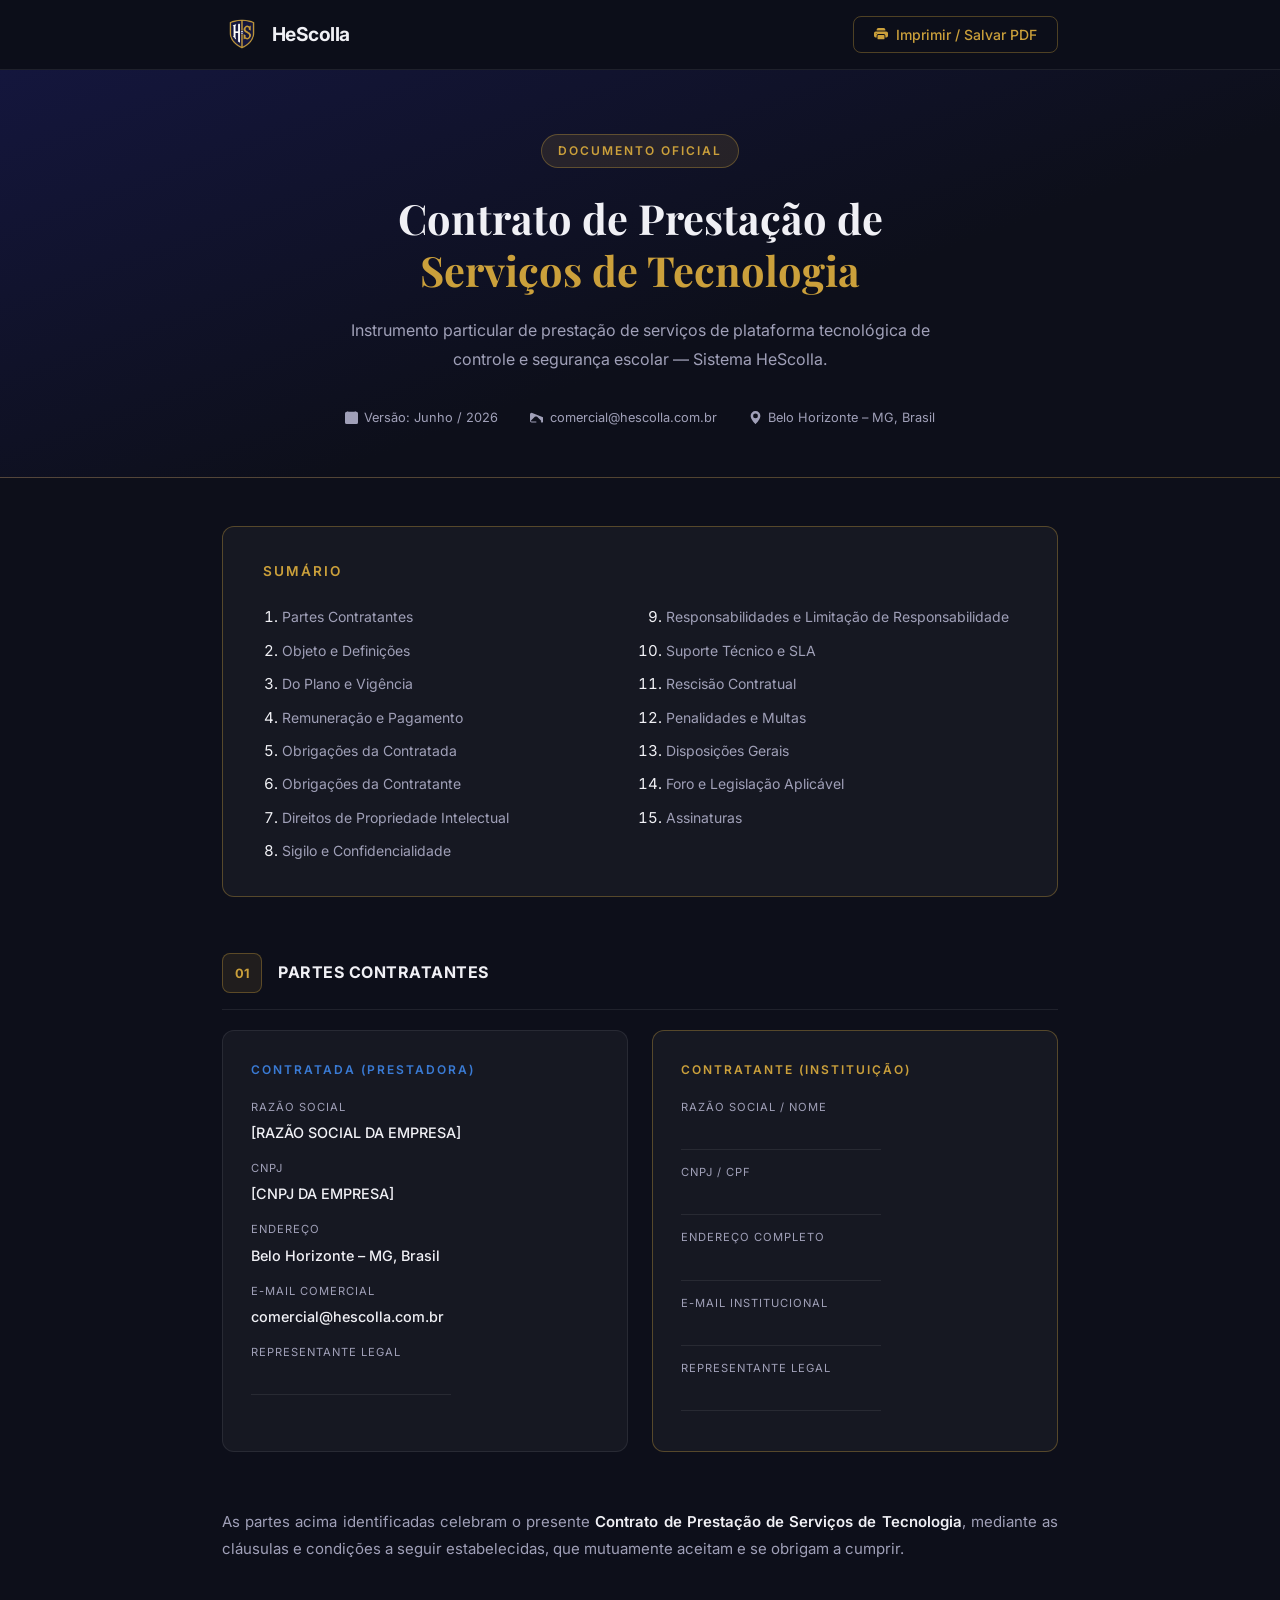
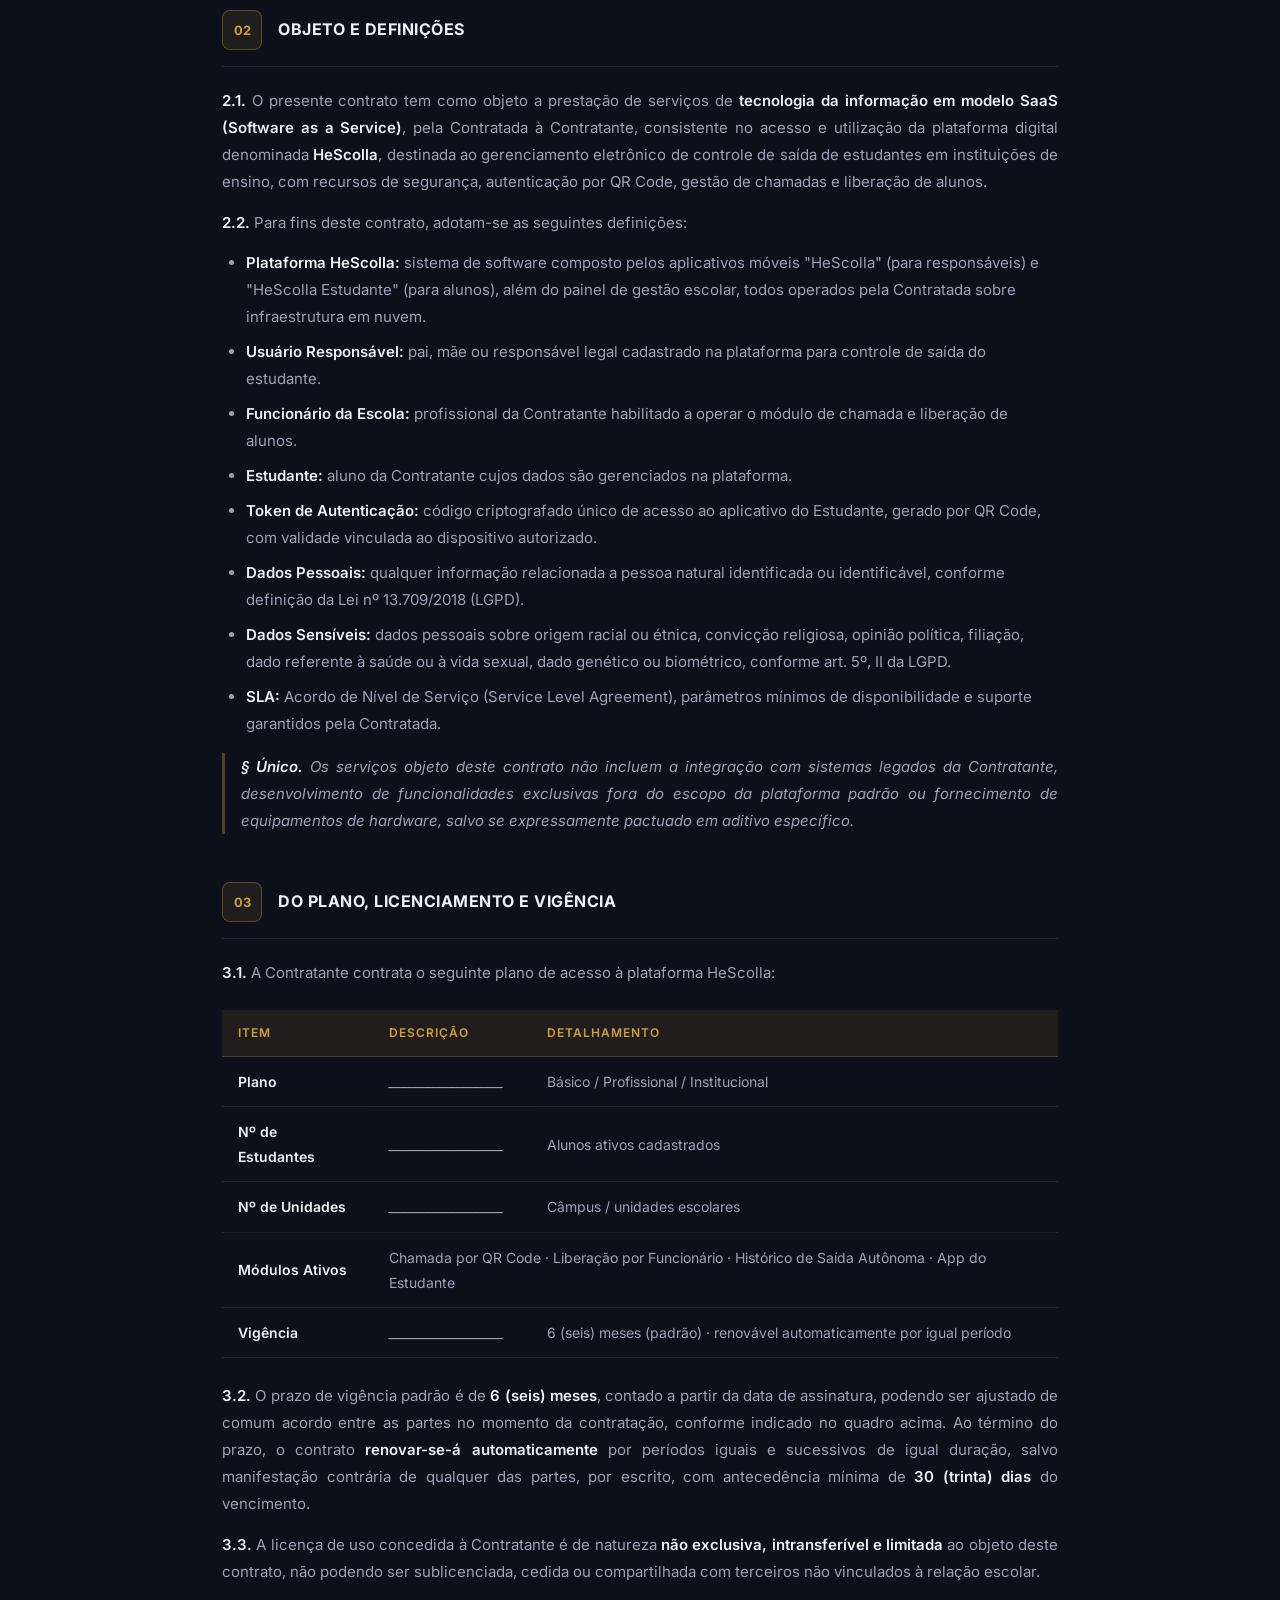
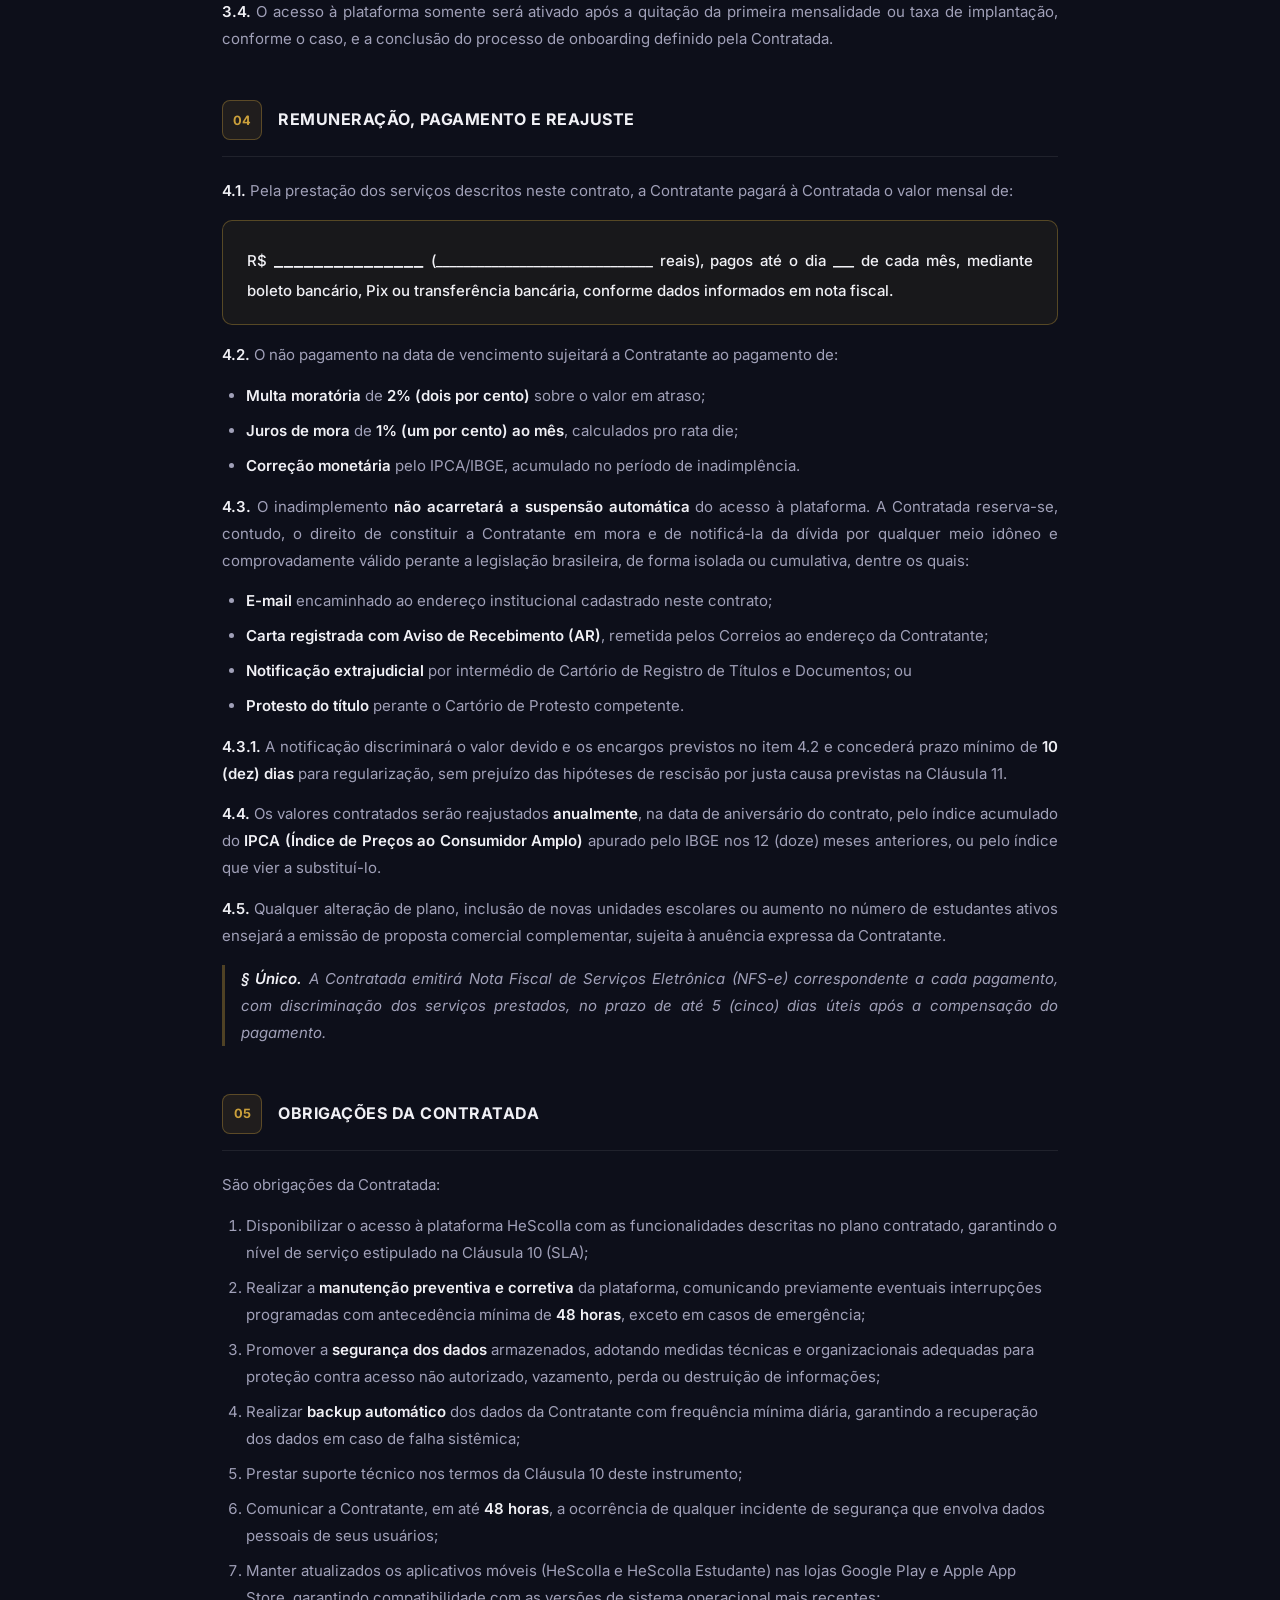
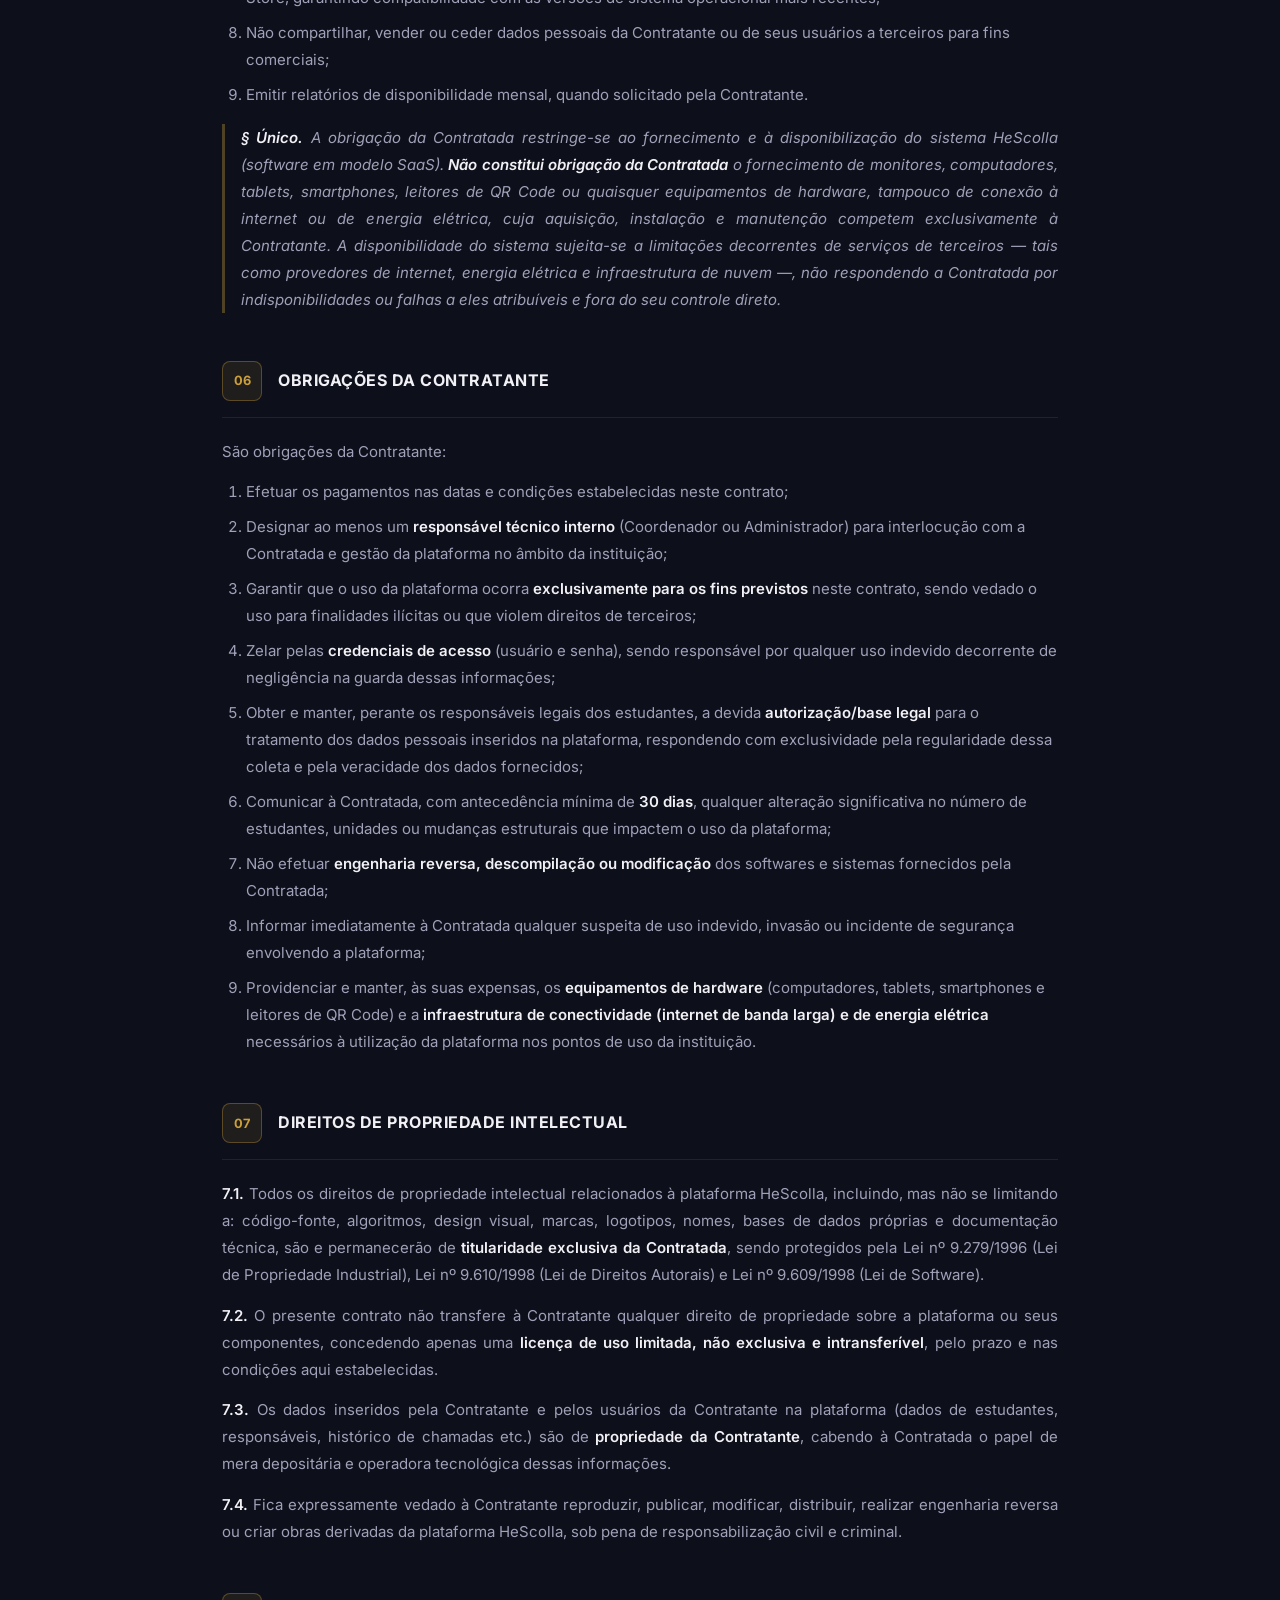
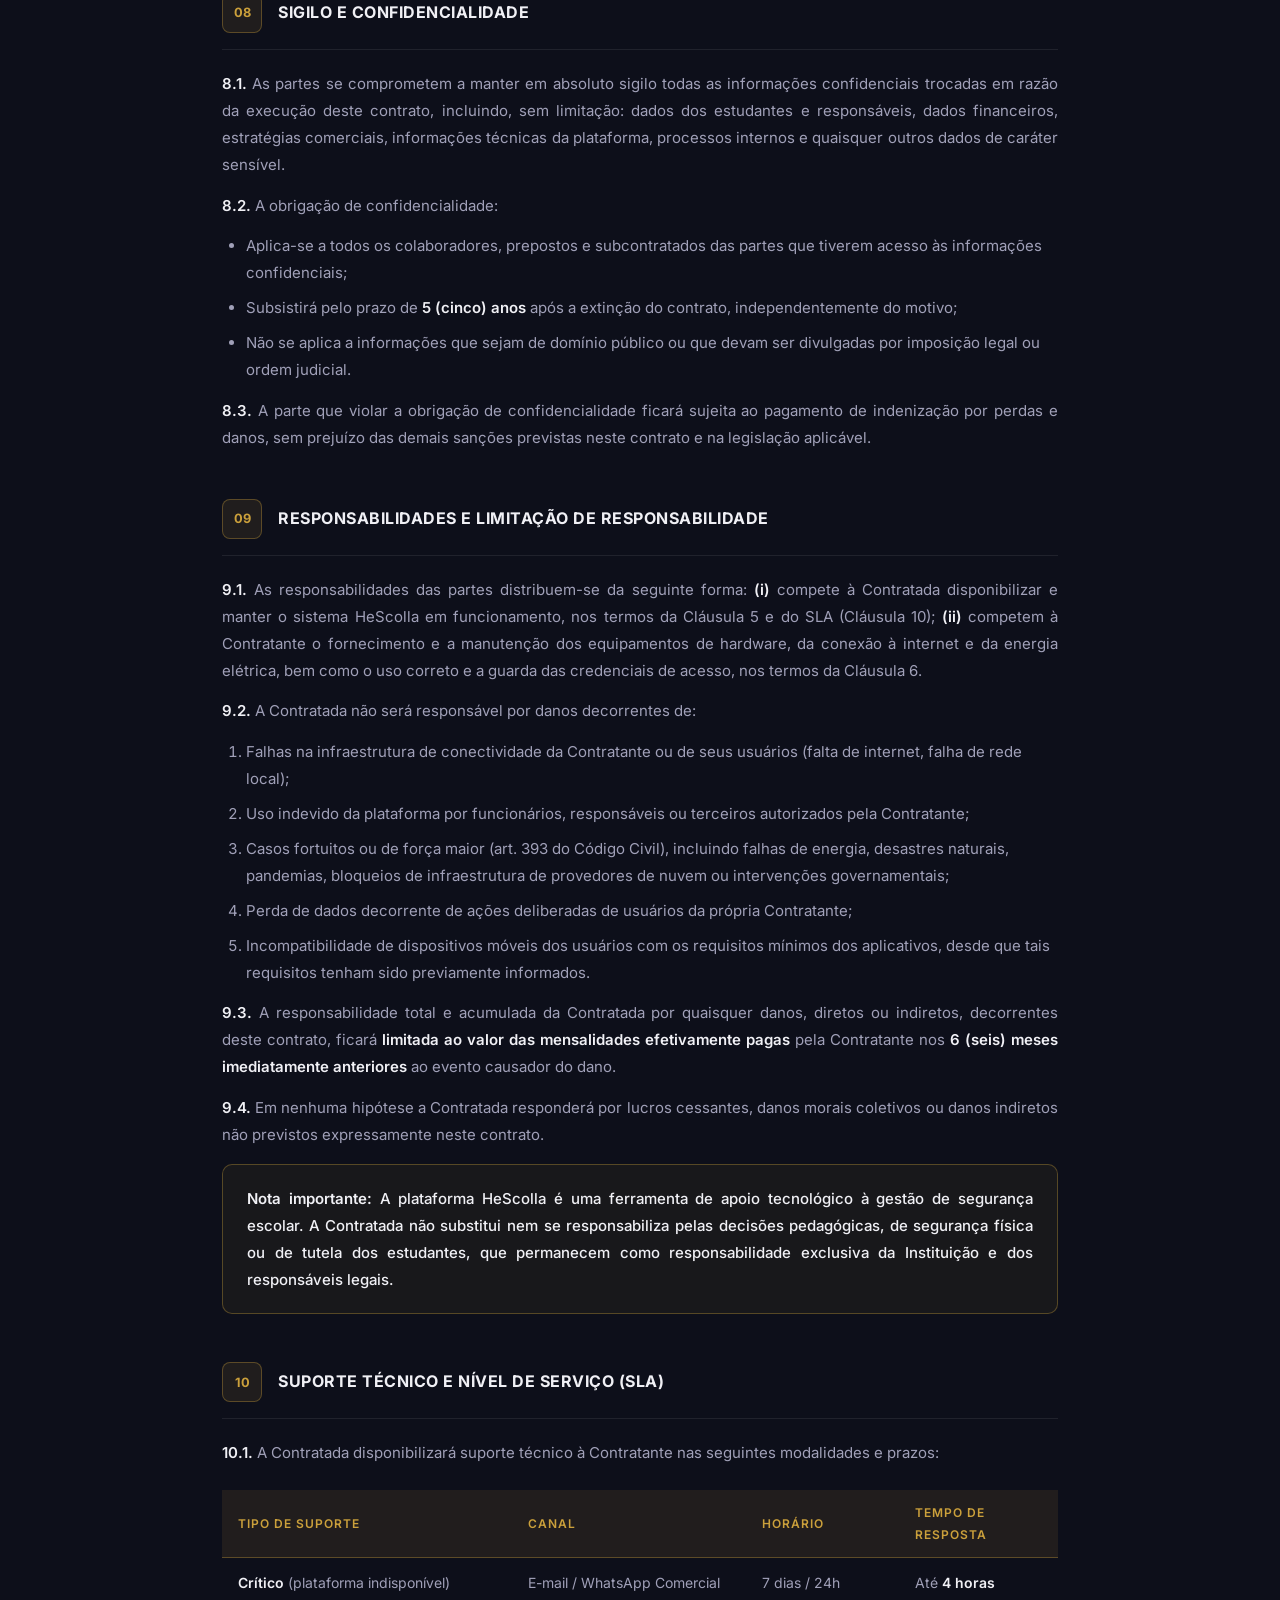
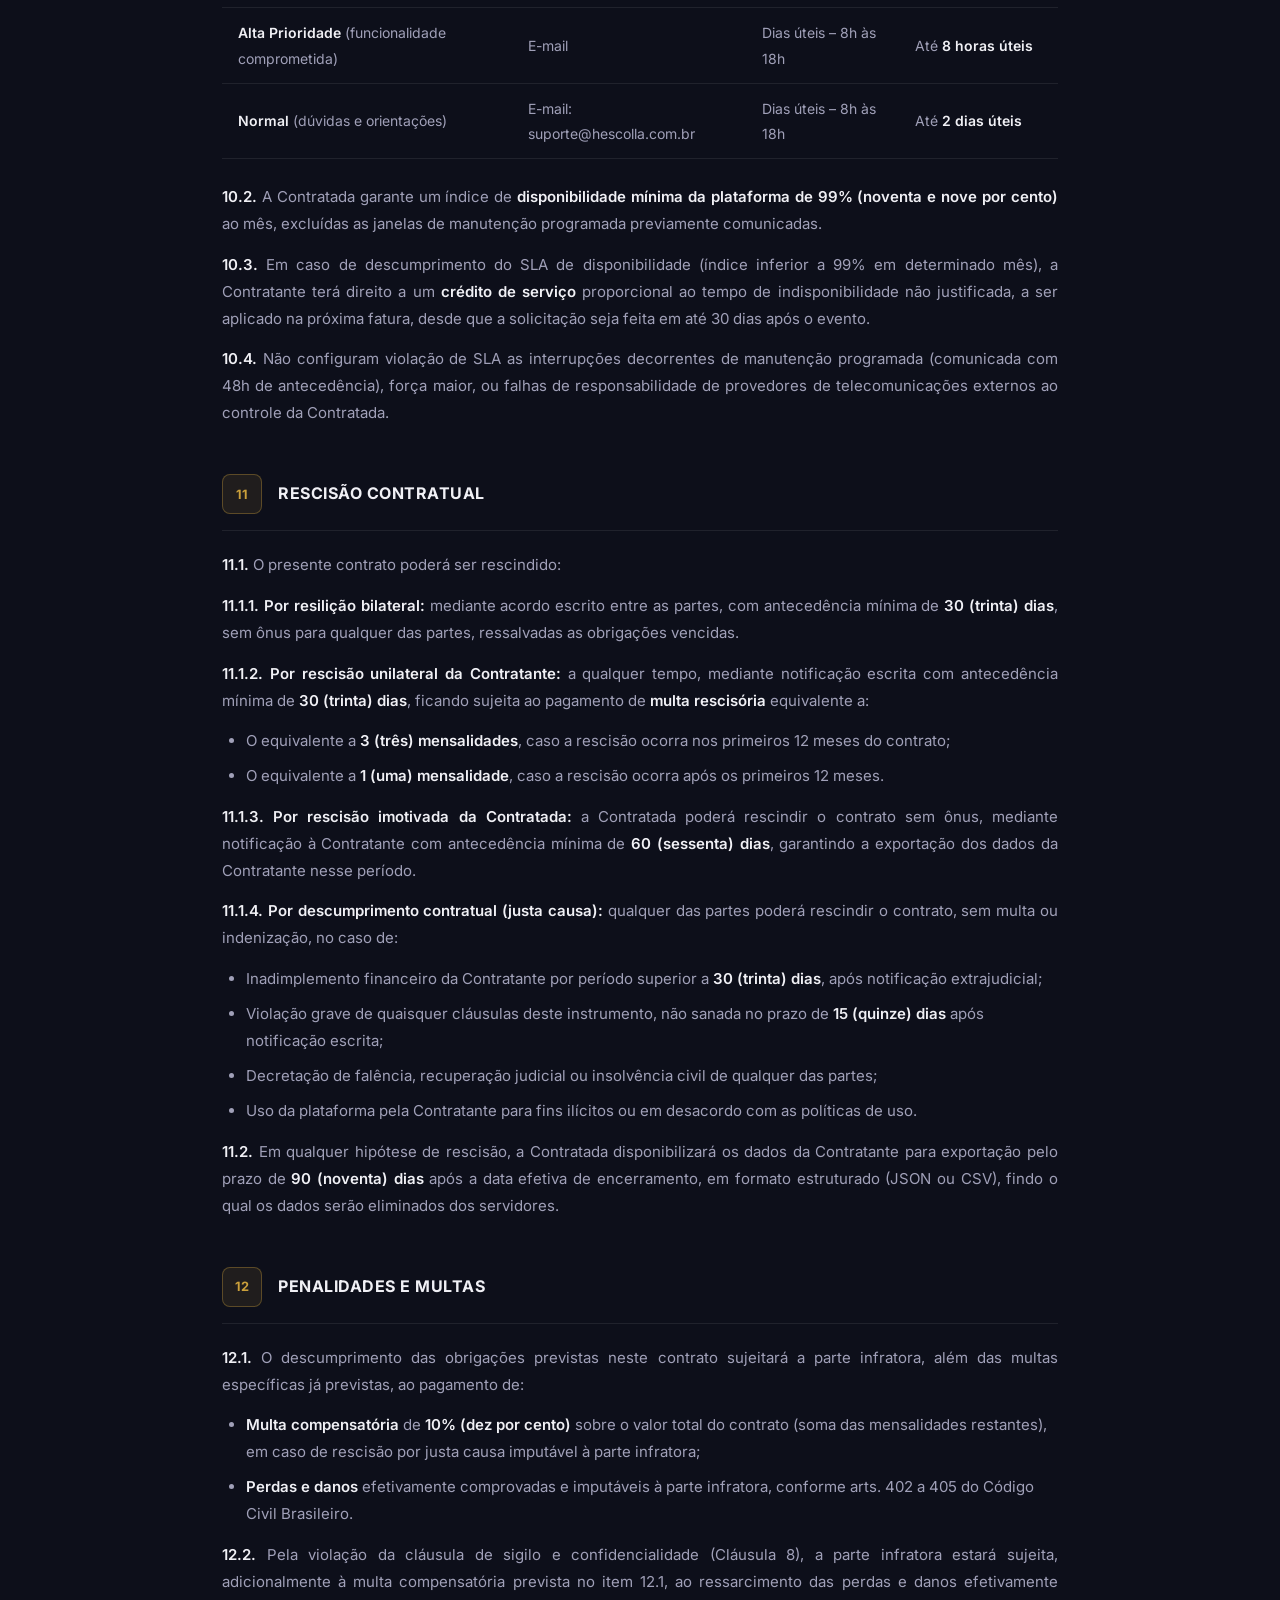
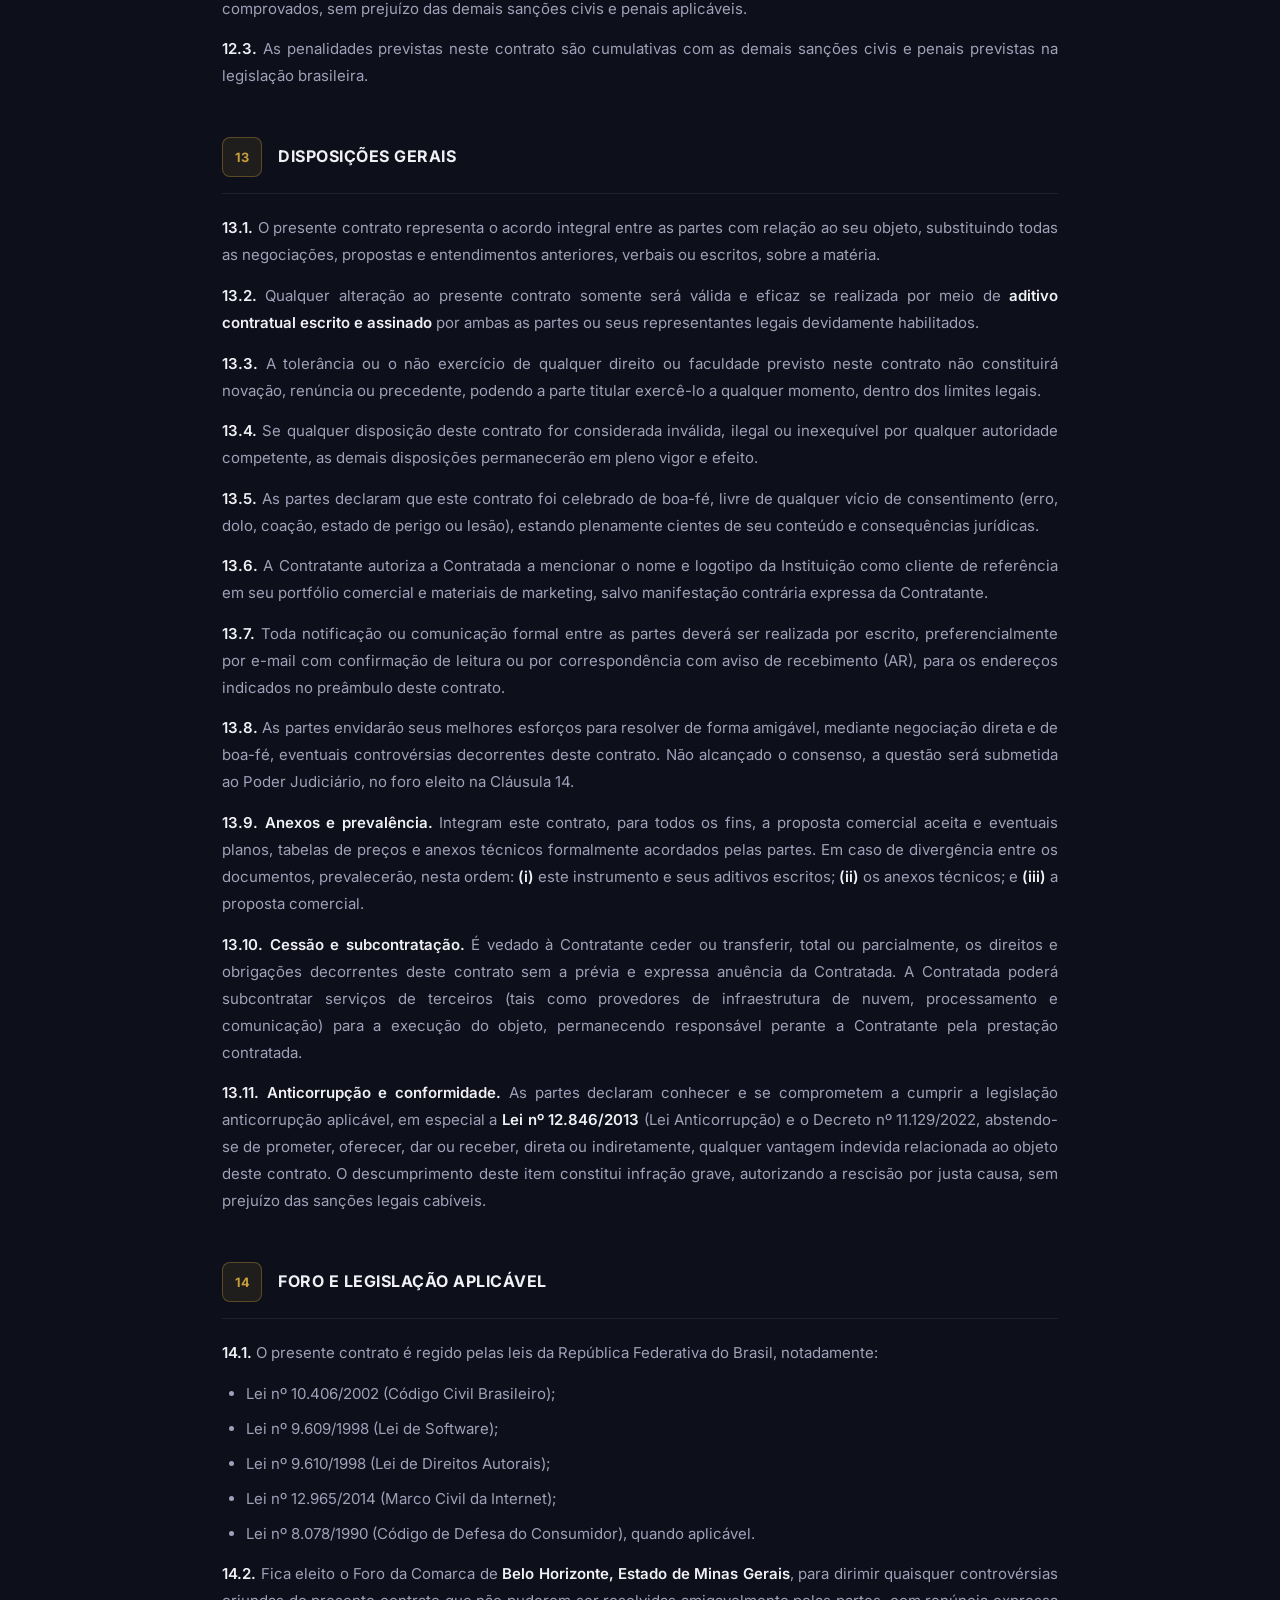
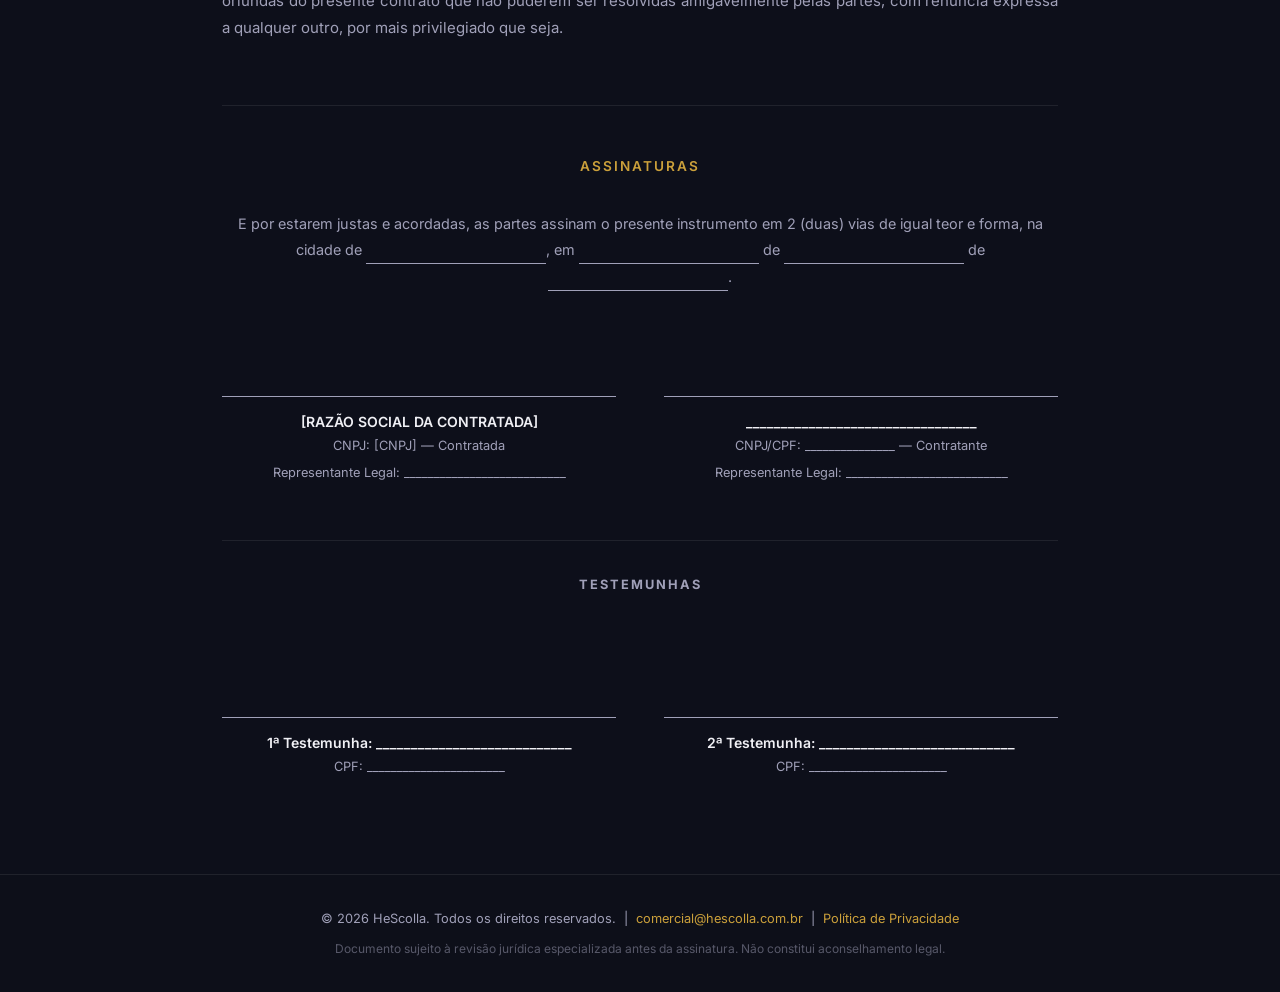
<file: contrato.html>
<!DOCTYPE html>
<html lang="pt-BR">

<head>
    <meta charset="UTF-8">
    <meta name="viewport" content="width=device-width, initial-scale=1.0">
    <title>Contrato de Prestação de Serviços – HeScolla</title>
    <meta name="description"
        content="Contrato de Prestação de Serviços de Tecnologia HeScolla para instituições de ensino.">
    <link rel="preconnect" href="https://fonts.googleapis.com">
    <link rel="preconnect" href="https://fonts.gstatic.com" crossorigin>
    <link
        href="https://fonts.googleapis.com/css2?family=Inter:wght@300;400;500;600;700&family=Playfair+Display:wght@700&display=swap"
        rel="stylesheet">
    <link rel="icon" type="image/x-icon" href="favicon.ico">
    <link rel="apple-touch-icon" sizes="180x180" href="/apple-touch-icon.png">
    <link rel="icon" type="image/png" sizes="32x32" href="/favicon-32x32.png">
    <link rel="icon" type="image/png" sizes="16x16" href="/favicon-16x16.png">
    <link rel="manifest" href="/site.webmanifest">
    <style>
        :root {
            --bg-primary: #0d0f1a;
            --bg-secondary: #14163d;
            --bg-card: rgba(255, 255, 255, 0.04);
            --text-primary: #f0f0f5;
            --text-secondary: #a0a0b8;
            --accent-gold: #CBA03B;
            --accent-gold-light: #e8c060;
            --accent-blue: #3a7bd5;
            --border: rgba(255, 255, 255, 0.08);
            --border-gold: rgba(203, 160, 59, 0.35);
            --max-width: 900px;
        }

        * {
            margin: 0;
            padding: 0;
            box-sizing: border-box;
        }

        body {
            background-color: var(--bg-primary);
            color: var(--text-primary);
            font-family: 'Inter', sans-serif;
            line-height: 1.8;
            font-size: 15px;
        }

        /* ── Header ── */
        header {
            background: rgba(13, 15, 26, 0.95);
            border-bottom: 1px solid var(--border);
            backdrop-filter: blur(12px);
            position: sticky;
            top: 0;
            z-index: 100;
        }

        .header-inner {
            max-width: var(--max-width);
            margin: 0 auto;
            padding: 1rem 2rem;
            display: flex;
            align-items: center;
            justify-content: space-between;
        }

        .logo {
            display: flex;
            align-items: center;
            gap: 0.6rem;
            text-decoration: none;
            font-size: 1.2rem;
            font-weight: 700;
            color: var(--text-primary);
            letter-spacing: -0.5px;
        }

        .logo img {
            height: 32px;
        }

        .print-btn {
            display: flex;
            align-items: center;
            gap: 0.5rem;
            background: transparent;
            border: 1px solid var(--border-gold);
            color: var(--accent-gold);
            padding: 0.55rem 1.25rem;
            border-radius: 8px;
            cursor: pointer;
            font-family: 'Inter', sans-serif;
            font-size: 0.875rem;
            font-weight: 500;
            transition: all 0.2s;
        }

        .print-btn:hover {
            background: rgba(203, 160, 59, 0.1);
        }

        /* ── Hero ── */
        .contract-hero {
            background: linear-gradient(160deg, var(--bg-secondary) 0%, var(--bg-primary) 60%);
            border-bottom: 1px solid var(--border-gold);
            padding: 4rem 2rem 3rem;
            text-align: center;
        }

        .contract-hero .badge {
            display: inline-block;
            background: rgba(203, 160, 59, 0.12);
            border: 1px solid var(--border-gold);
            color: var(--accent-gold);
            font-size: 0.75rem;
            font-weight: 600;
            letter-spacing: 2px;
            text-transform: uppercase;
            padding: 0.35rem 1rem;
            border-radius: 50px;
            margin-bottom: 1.5rem;
        }

        .contract-hero h1 {
            font-family: 'Playfair Display', serif;
            font-size: clamp(1.8rem, 4vw, 2.6rem);
            color: var(--text-primary);
            line-height: 1.25;
            margin-bottom: 1.25rem;
        }

        .contract-hero h1 span {
            color: var(--accent-gold);
        }

        .contract-hero p {
            color: var(--text-secondary);
            max-width: 600px;
            margin: 0 auto 2rem;
            font-size: 1rem;
        }

        .doc-meta {
            display: flex;
            justify-content: center;
            gap: 2rem;
            flex-wrap: wrap;
        }

        .doc-meta span {
            font-size: 0.8rem;
            color: var(--text-secondary);
            display: flex;
            align-items: center;
            gap: 0.4rem;
        }

        /* ── Main Layout ── */
        .contract-wrapper {
            max-width: var(--max-width);
            margin: 0 auto;
            padding: 3rem 2rem 6rem;
        }

        /* ── Table of Contents ── */
        .toc {
            background: var(--bg-card);
            border: 1px solid var(--border-gold);
            border-radius: 12px;
            padding: 2rem 2.5rem;
            margin-bottom: 3.5rem;
        }

        .toc h2 {
            font-size: 0.85rem;
            font-weight: 600;
            color: var(--accent-gold);
            letter-spacing: 2px;
            text-transform: uppercase;
            margin-bottom: 1.25rem;
        }

        .toc ol {
            padding-left: 1.2rem;
            column-count: 2;
            column-gap: 2rem;
        }

        .toc li {
            margin-bottom: 0.4rem;
        }

        .toc a {
            color: var(--text-secondary);
            text-decoration: none;
            font-size: 0.875rem;
            transition: color 0.2s;
        }

        .toc a:hover {
            color: var(--accent-gold-light);
        }

        /* ── Parties Block ── */
        .parties-block {
            display: grid;
            grid-template-columns: 1fr 1fr;
            gap: 1.5rem;
            margin-bottom: 3.5rem;
        }

        .party-card {
            background: var(--bg-card);
            border: 1px solid var(--border);
            border-radius: 12px;
            padding: 1.75rem;
        }

        .party-card.contratante {
            border-color: var(--border-gold);
        }

        .party-card h3 {
            font-size: 0.75rem;
            font-weight: 600;
            letter-spacing: 2px;
            text-transform: uppercase;
            margin-bottom: 1rem;
        }

        .party-card.contratada h3 {
            color: var(--accent-blue);
        }

        .party-card.contratante h3 {
            color: var(--accent-gold);
        }

        .party-field {
            margin-bottom: 0.75rem;
        }

        .party-field label {
            display: block;
            font-size: 0.7rem;
            color: var(--text-secondary);
            text-transform: uppercase;
            letter-spacing: 1px;
            margin-bottom: 0.2rem;
        }

        .party-field .value {
            font-size: 0.9rem;
            color: var(--text-primary);
            font-weight: 500;
        }

        .party-field .value.blank {
            border-bottom: 1px solid var(--border);
            min-width: 200px;
            display: inline-block;
            color: var(--text-secondary);
            font-weight: 400;
            font-style: italic;
            padding-bottom: 2px;
        }

        /* ── Clauses ── */
        .clause {
            margin-bottom: 3rem;
            scroll-margin-top: 80px;
        }

        .clause-header {
            display: flex;
            align-items: flex-start;
            gap: 1rem;
            margin-bottom: 1.25rem;
            padding-bottom: 1rem;
            border-bottom: 1px solid var(--border);
        }

        .clause-num {
            flex-shrink: 0;
            width: 40px;
            height: 40px;
            background: rgba(203, 160, 59, 0.1);
            border: 1px solid var(--border-gold);
            border-radius: 8px;
            display: flex;
            align-items: center;
            justify-content: center;
            font-size: 0.8rem;
            font-weight: 700;
            color: var(--accent-gold);
        }

        .clause h2 {
            font-size: 1rem;
            font-weight: 700;
            color: var(--text-primary);
            line-height: 1.4;
            padding-top: 0.5rem;
            text-transform: uppercase;
            letter-spacing: 0.5px;
        }

        .clause p {
            color: var(--text-secondary);
            margin-bottom: 0.85rem;
            text-align: justify;
            hyphens: auto;
        }

        .clause ul,
        .clause ol {
            padding-left: 1.5rem;
            margin-bottom: 0.85rem;
        }

        .clause li {
            color: var(--text-secondary);
            margin-bottom: 0.5rem;
        }

        .clause strong {
            color: var(--text-primary);
            font-weight: 600;
        }

        /* Parágrafo único */
        .paragrafo-unico {
            border-left: 3px solid var(--border-gold);
            padding-left: 1rem;
            margin: 1rem 0;
            font-style: italic;
            color: var(--text-secondary) !important;
        }

        /* Highlight box */
        .highlight-box {
            background: rgba(203, 160, 59, 0.06);
            border: 1px solid var(--border-gold);
            border-radius: 10px;
            padding: 1.25rem 1.5rem;
            margin: 1rem 0;
        }

        .highlight-box p {
            margin: 0 !important;
            color: var(--text-primary) !important;
            font-weight: 500;
        }

        .warning-box {
            background: rgba(220, 53, 69, 0.06);
            border: 1px solid rgba(220, 53, 69, 0.25);
            border-radius: 10px;
            padding: 1.25rem 1.5rem;
            margin: 1rem 0;
        }

        .warning-box p {
            margin: 0 !important;
            color: #e88a94 !important;
        }

        /* ── Plans Table ── */
        .plans-table {
            width: 100%;
            border-collapse: collapse;
            margin: 1.5rem 0;
            font-size: 0.875rem;
        }

        .plans-table th {
            background: rgba(203, 160, 59, 0.1);
            color: var(--accent-gold);
            font-weight: 600;
            padding: 0.75rem 1rem;
            text-align: left;
            border-bottom: 1px solid var(--border-gold);
            font-size: 0.75rem;
            letter-spacing: 1px;
            text-transform: uppercase;
        }

        .plans-table td {
            padding: 0.75rem 1rem;
            color: var(--text-secondary);
            border-bottom: 1px solid var(--border);
        }

        .plans-table tr:hover td {
            background: rgba(255, 255, 255, 0.02);
            color: var(--text-primary);
        }

        /* ── Signature Area ── */
        .signature-section {
            margin-top: 4rem;
            border-top: 1px solid var(--border);
            padding-top: 3rem;
        }

        .signature-section h2 {
            font-size: 0.85rem;
            font-weight: 600;
            color: var(--accent-gold);
            letter-spacing: 2px;
            text-transform: uppercase;
            margin-bottom: 2rem;
            text-align: center;
        }

        .date-line {
            text-align: center;
            color: var(--text-secondary);
            margin-bottom: 3.5rem;
            font-size: 0.9rem;
        }

        .date-line .blank {
            border-bottom: 1px solid var(--text-secondary);
            display: inline-block;
            min-width: 180px;
        }

        .sig-grid {
            display: grid;
            grid-template-columns: 1fr 1fr;
            gap: 3rem;
        }

        .sig-block {
            text-align: center;
        }

        .sig-line {
            border-bottom: 1px solid var(--text-secondary);
            margin-bottom: 0.75rem;
            height: 50px;
        }

        .sig-name {
            font-weight: 600;
            font-size: 0.875rem;
            color: var(--text-primary);
        }

        .sig-title {
            font-size: 0.8rem;
            color: var(--text-secondary);
        }

        .witnesses {
            display: grid;
            grid-template-columns: 1fr 1fr;
            gap: 3rem;
            margin-top: 3.5rem;
            padding-top: 2rem;
            border-top: 1px solid var(--border);
        }

        .witnesses h3 {
            grid-column: 1 / -1;
            font-size: 0.8rem;
            letter-spacing: 2px;
            text-transform: uppercase;
            color: var(--text-secondary);
            text-align: center;
            margin-bottom: 1.5rem;
        }

        /* ── Footer ── */
        footer {
            background: rgba(13, 15, 26, 0.95);
            border-top: 1px solid var(--border);
            padding: 2rem;
            text-align: center;
        }

        footer p {
            color: var(--text-secondary);
            font-size: 0.8rem;
        }

        footer a {
            color: var(--accent-gold);
            text-decoration: none;
        }

        /* ── Print ── */
        @media print {
            body {
                background: #fff;
                color: #111;
                font-size: 12px;
            }

            header,
            .print-btn,
            footer {
                display: none !important;
            }

            .contract-hero {
                background: #fff;
                border-bottom: 2px solid #CBA03B;
                color: #111;
                padding: 2rem 1rem;
            }

            .contract-hero h1,
            .contract-hero p,
            .doc-meta span {
                color: #111 !important;
            }

            .contract-wrapper {
                padding: 1rem 1cm;
                max-width: 100%;
            }

            .toc {
                background: #f5f5f5;
                border-color: #CBA03B;
            }

            .toc a {
                color: #333;
            }

            .parties-block,
            .sig-grid,
            .witnesses {
                grid-template-columns: 1fr 1fr;
            }

            .party-card {
                background: #f9f9f9;
                border: 1px solid #ccc;
            }

            .clause p,
            .clause li {
                color: #333;
            }

            .clause strong {
                color: #000;
            }

            .clause-num {
                background: #f0f0f0;
                color: #CBA03B;
                border-color: #CBA03B;
            }

            .clause h2 {
                color: #000;
            }

            .plans-table th {
                background: #f0f0f0;
                color: #111;
            }

            .plans-table td {
                color: #333;
            }

            .highlight-box {
                background: #fffdf0;
                border-color: #CBA03B;
            }

            .warning-box {
                background: #fff5f5;
                border-color: #dc3545;
            }

            .highlight-box p,
            .warning-box p {
                color: #111 !important;
            }

            .sig-line {
                border-bottom: 1px solid #333;
            }

            .sig-name {
                color: #000;
            }

            .sig-title,
            .sig-block {
                color: #555;
            }

            .paragrafo-unico {
                color: #444 !important;
            }

            .contract-hero .badge {
                background: #f0f0f0;
                color: #CBA03B;
            }
        }

        @media (max-width: 680px) {
            .parties-block {
                grid-template-columns: 1fr;
            }

            .sig-grid {
                grid-template-columns: 1fr;
                gap: 2rem;
            }

            .witnesses {
                grid-template-columns: 1fr;
            }

            .toc ol {
                column-count: 1;
            }
        }
    </style>
</head>

<body>

    <!-- Header -->
    <header>
        <div class="header-inner">
            <a href="docs/index.html" class="logo">
                <img src="hs_logo.png" alt="HeScolla Logo">
                HeScolla
            </a>
            <button class="print-btn" onclick="window.print()">
                <svg xmlns="http://www.w3.org/2000/svg" width="14" height="14" fill="currentColor" viewBox="0 0 16 16">
                    <path
                        d="M5 1a2 2 0 0 0-2 2v1h10V3a2 2 0 0 0-2-2H5zm6 8H5a1 1 0 0 0-1 1v3a1 1 0 0 0 1 1h6a1 1 0 0 0 1-1v-3a1 1 0 0 0-1-1z" />
                    <path
                        d="M0 7a2 2 0 0 1 2-2h12a2 2 0 0 1 2 2v3a2 2 0 0 1-2 2h-1v-2a2 2 0 0 0-2-2H5a2 2 0 0 0-2 2v2H2a2 2 0 0 1-2-2V7zm2.5 1a.5.5 0 1 0 0-1 .5.5 0 0 0 0 1z" />
                </svg>
                Imprimir / Salvar PDF
            </button>
        </div>
    </header>

    <!-- Hero -->
    <div class="contract-hero">
        <div class="badge">Documento Oficial</div>
        <h1>Contrato de Prestação de<br><span>Serviços de Tecnologia</span></h1>
        <p>Instrumento particular de prestação de serviços de plataforma tecnológica de controle e segurança escolar —
            Sistema HeScolla.</p>
        <div class="doc-meta">
            <span>
                <svg xmlns="http://www.w3.org/2000/svg" width="13" height="13" fill="currentColor" viewBox="0 0 16 16">
                    <path
                        d="M3.5 0a.5.5 0 0 1 .5.5V1h8V.5a.5.5 0 0 1 1 0V1h1a2 2 0 0 1 2 2v11a2 2 0 0 1-2 2H2a2 2 0 0 1-2-2V3a2 2 0 0 1 2-2h1V.5a.5.5 0 0 1 .5-.5z" />
                </svg>
                Versão: Junho / 2026
            </span>
            <span>
                <svg xmlns="http://www.w3.org/2000/svg" width="13" height="13" fill="currentColor" viewBox="0 0 16 16">
                    <path
                        d="M2 2a2 2 0 0 0-2 2v8.01A2 2 0 0 0 2 14h5.5a.5.5 0 0 0 0-1H2a1 1 0 0 1-.998-.952l5.5-5.5.5.5a.5.5 0 0 0 .707 0l.5-.5 5.5 5.5a1 1 0 0 1-.709.952H14a.5.5 0 0 0 0 1h1a2 2 0 0 0 2-2v-5.5A.5.5 0 0 0 17 8z" />
                </svg>
                comercial@hescolla.com.br
            </span>
            <span>
                <svg xmlns="http://www.w3.org/2000/svg" width="13" height="13" fill="currentColor" viewBox="0 0 16 16">
                    <path d="M8 16s6-5.686 6-10A6 6 0 0 0 2 6c0 4.314 6 10 6 10zm0-7a3 3 0 1 1 0-6 3 3 0 0 1 0 6z" />
                </svg>
                Belo Horizonte – MG, Brasil
            </span>
        </div>
    </div>

    <!-- Main Content -->
    <div class="contract-wrapper">

        <!-- Table of Contents -->
        <nav class="toc">
            <h2>Sumário</h2>
            <ol>
                <li><a href="#c1">Partes Contratantes</a></li>
                <li><a href="#c2">Objeto e Definições</a></li>
                <li><a href="#c3">Do Plano e Vigência</a></li>
                <li><a href="#c4">Remuneração e Pagamento</a></li>
                <li><a href="#c5">Obrigações da Contratada</a></li>
                <li><a href="#c6">Obrigações da Contratante</a></li>
                <li><a href="#c7">Direitos de Propriedade Intelectual</a></li>
                <li><a href="#c8">Sigilo e Confidencialidade</a></li>
                <li><a href="#c9">Responsabilidades e Limitação de Responsabilidade</a></li>
                <li><a href="#c10">Suporte Técnico e SLA</a></li>
                <li><a href="#c11">Rescisão Contratual</a></li>
                <li><a href="#c12">Penalidades e Multas</a></li>
                <li><a href="#c13">Disposições Gerais</a></li>
                <li><a href="#c14">Foro e Legislação Aplicável</a></li>
                <li><a href="#assinaturas">Assinaturas</a></li>
            </ol>
        </nav>

        <!-- Parties -->
        <section id="c1" class="clause">
            <div class="clause-header">
                <div class="clause-num">01</div>
                <h2>Partes Contratantes</h2>
            </div>

            <div class="parties-block">
                <div class="party-card contratada">
                    <h3>Contratada (Prestadora)</h3>
                    <div class="party-field">
                        <label>Razão Social</label>
                        <div class="value">[RAZÃO SOCIAL DA EMPRESA]</div>
                    </div>
                    <div class="party-field">
                        <label>CNPJ</label>
                        <div class="value">[CNPJ DA EMPRESA]</div>
                    </div>
                    <div class="party-field">
                        <label>Endereço</label>
                        <div class="value">Belo Horizonte – MG, Brasil</div>
                    </div>
                    <div class="party-field">
                        <label>E-mail Comercial</label>
                        <div class="value">comercial@hescolla.com.br</div>
                    </div>
                    <div class="party-field">
                        <label>Representante Legal</label>
                        <div class="value blank">&nbsp;</div>
                    </div>
                </div>

                <div class="party-card contratante">
                    <h3>Contratante (Instituição)</h3>
                    <div class="party-field">
                        <label>Razão Social / Nome</label>
                        <div class="value blank">&nbsp;</div>
                    </div>
                    <div class="party-field">
                        <label>CNPJ / CPF</label>
                        <div class="value blank">&nbsp;</div>
                    </div>
                    <div class="party-field">
                        <label>Endereço Completo</label>
                        <div class="value blank">&nbsp;</div>
                    </div>
                    <div class="party-field">
                        <label>E-mail Institucional</label>
                        <div class="value blank">&nbsp;</div>
                    </div>
                    <div class="party-field">
                        <label>Representante Legal</label>
                        <div class="value blank">&nbsp;</div>
                    </div>
                </div>
            </div>

            <p>As partes acima identificadas celebram o presente <strong>Contrato de Prestação de Serviços de
                    Tecnologia</strong>, mediante as cláusulas e condições a seguir estabelecidas, que mutuamente
                aceitam e se obrigam a cumprir.</p>
        </section>

        <!-- Cláusula 2 -->
        <section id="c2" class="clause">
            <div class="clause-header">
                <div class="clause-num">02</div>
                <h2>Objeto e Definições</h2>
            </div>
            <p><strong>2.1.</strong> O presente contrato tem como objeto a prestação de serviços de <strong>tecnologia
                    da informação em modelo SaaS (Software as a Service)</strong>, pela Contratada à Contratante,
                consistente no acesso e utilização da plataforma digital denominada <strong>HeScolla</strong>, destinada
                ao gerenciamento eletrônico de controle de saída de estudantes em instituições de ensino, com recursos
                de segurança, autenticação por QR Code, gestão de chamadas e liberação de alunos.</p>

            <p><strong>2.2.</strong> Para fins deste contrato, adotam-se as seguintes definições:</p>
            <ul>
                <li><strong>Plataforma HeScolla:</strong> sistema de software composto pelos aplicativos móveis
                    "HeScolla" (para responsáveis) e "HeScolla Estudante" (para alunos), além do painel de gestão
                    escolar, todos operados pela Contratada sobre infraestrutura em nuvem.</li>
                <li><strong>Usuário Responsável:</strong> pai, mãe ou responsável legal cadastrado na plataforma para
                    controle de saída do estudante.</li>
                <li><strong>Funcionário da Escola:</strong> profissional da Contratante habilitado a operar o módulo de
                    chamada e liberação de alunos.</li>
                <li><strong>Estudante:</strong> aluno da Contratante cujos dados são gerenciados na plataforma.</li>
                <li><strong>Token de Autenticação:</strong> código criptografado único de acesso ao aplicativo do
                    Estudante, gerado por QR Code, com validade vinculada ao dispositivo autorizado.</li>
                <li><strong>Dados Pessoais:</strong> qualquer informação relacionada a pessoa natural identificada ou
                    identificável, conforme definição da Lei nº 13.709/2018 (LGPD).</li>
                <li><strong>Dados Sensíveis:</strong> dados pessoais sobre origem racial ou étnica, convicção religiosa,
                    opinião política, filiação, dado referente à saúde ou à vida sexual, dado genético ou biométrico,
                    conforme art. 5º, II da LGPD.</li>
                <li><strong>SLA:</strong> Acordo de Nível de Serviço (Service Level Agreement), parâmetros mínimos de
                    disponibilidade e suporte garantidos pela Contratada.</li>
            </ul>
            <p class="paragrafo-unico"><strong>§ Único.</strong> Os serviços objeto deste contrato não incluem a
                integração com sistemas legados da Contratante, desenvolvimento de funcionalidades exclusivas fora do
                escopo da plataforma padrão ou fornecimento de equipamentos de hardware, salvo se expressamente pactuado
                em aditivo específico.</p>
        </section>

        <!-- Cláusula 3 -->
        <section id="c3" class="clause">
            <div class="clause-header">
                <div class="clause-num">03</div>
                <h2>Do Plano, Licenciamento e Vigência</h2>
            </div>
            <p><strong>3.1.</strong> A Contratante contrata o seguinte plano de acesso à plataforma HeScolla:</p>

            <table class="plans-table">
                <thead>
                    <tr>
                        <th>Item</th>
                        <th>Descrição</th>
                        <th>Detalhamento</th>
                    </tr>
                </thead>
                <tbody>
                    <tr>
                        <td><strong>Plano</strong></td>
                        <td class="blank" style="border-bottom:1px solid rgba(255,255,255,0.1); font-style: italic;">
                            ___________________</td>
                        <td>Básico / Profissional / Institucional</td>
                    </tr>
                    <tr>
                        <td><strong>Nº de Estudantes</strong></td>
                        <td class="blank" style="font-style: italic;">___________________</td>
                        <td>Alunos ativos cadastrados</td>
                    </tr>
                    <tr>
                        <td><strong>Nº de Unidades</strong></td>
                        <td class="blank" style="font-style: italic;">___________________</td>
                        <td>Câmpus / unidades escolares</td>
                    </tr>
                    <tr>
                        <td><strong>Módulos Ativos</strong></td>
                        <td colspan="2">Chamada por QR Code · Liberação por Funcionário · Histórico de Saída Autônoma ·
                            App do Estudante</td>
                    </tr>
                    <tr>
                        <td><strong>Vigência</strong></td>
                        <td class="blank" style="font-style: italic;">___________________</td>
                        <td>6 (seis) meses (padrão) · renovável automaticamente por igual período</td>
                    </tr>
                </tbody>
            </table>

            <p><strong>3.2.</strong> O prazo de vigência padrão é de <strong>6 (seis) meses</strong>, contado a partir
                da data de assinatura, podendo ser ajustado de comum acordo entre as partes no momento da contratação,
                conforme indicado no quadro acima. Ao término do prazo, o contrato <strong>renovar-se-á
                    automaticamente</strong> por períodos iguais e sucessivos de igual duração, salvo manifestação
                contrária de qualquer das partes, por escrito, com antecedência mínima de <strong>30 (trinta)
                    dias</strong> do vencimento.</p>

            <p><strong>3.3.</strong> A licença de uso concedida à Contratante é de natureza <strong>não exclusiva,
                    intransferível e limitada</strong> ao objeto deste contrato, não podendo ser sublicenciada, cedida
                ou compartilhada com terceiros não vinculados à relação escolar.</p>

            <p><strong>3.4.</strong> O acesso à plataforma somente será ativado após a quitação da primeira mensalidade
                ou taxa de implantação, conforme o caso, e a conclusão do processo de onboarding definido pela
                Contratada.</p>
        </section>

        <!-- Cláusula 4 -->
        <section id="c4" class="clause">
            <div class="clause-header">
                <div class="clause-num">04</div>
                <h2>Remuneração, Pagamento e Reajuste</h2>
            </div>
            <p><strong>4.1.</strong> Pela prestação dos serviços descritos neste contrato, a Contratante pagará à
                Contratada o valor mensal de:</p>

            <div class="highlight-box">
                <p>R$ <span style="font-size:1.25rem; letter-spacing:1px;">_______________</span>
                    (_______________________________ reais), pagos até o dia <strong>___</strong> de cada mês, mediante
                    boleto bancário, Pix ou transferência bancária, conforme dados informados em nota fiscal.</p>
            </div>

            <p><strong>4.2.</strong> O não pagamento na data de vencimento sujeitará a Contratante ao pagamento de:</p>
            <ul>
                <li><strong>Multa moratória</strong> de <strong>2% (dois por cento)</strong> sobre o valor em atraso;
                </li>
                <li><strong>Juros de mora</strong> de <strong>1% (um por cento) ao mês</strong>, calculados pro rata
                    die;</li>
                <li><strong>Correção monetária</strong> pelo IPCA/IBGE, acumulado no período de inadimplência.</li>
            </ul>

            <p><strong>4.3.</strong> O inadimplemento <strong>não acarretará a suspensão automática</strong> do acesso
                à plataforma. A Contratada reserva-se, contudo, o direito de constituir a Contratante em mora e de
                notificá-la da dívida por qualquer meio idôneo e comprovadamente válido perante a legislação brasileira,
                de forma isolada ou cumulativa, dentre os quais:</p>
            <ul>
                <li><strong>E-mail</strong> encaminhado ao endereço institucional cadastrado neste contrato;</li>
                <li><strong>Carta registrada com Aviso de Recebimento (AR)</strong>, remetida pelos Correios ao
                    endereço da Contratante;</li>
                <li><strong>Notificação extrajudicial</strong> por intermédio de Cartório de Registro de Títulos e
                    Documentos; ou</li>
                <li><strong>Protesto do título</strong> perante o Cartório de Protesto competente.</li>
            </ul>
            <p><strong>4.3.1.</strong> A notificação discriminará o valor devido e os encargos previstos no item 4.2 e
                concederá prazo mínimo de <strong>10 (dez) dias</strong> para regularização, sem prejuízo das hipóteses
                de rescisão por justa causa previstas na Cláusula 11.</p>

            <p><strong>4.4.</strong> Os valores contratados serão reajustados <strong>anualmente</strong>, na data de
                aniversário do contrato, pelo índice acumulado do <strong>IPCA (Índice de Preços ao Consumidor
                    Amplo)</strong> apurado pelo IBGE nos 12 (doze) meses anteriores, ou pelo índice que vier a
                substituí-lo.</p>

            <p><strong>4.5.</strong> Qualquer alteração de plano, inclusão de novas unidades escolares ou aumento no
                número de estudantes ativos ensejará a emissão de proposta comercial complementar, sujeita à anuência
                expressa da Contratante.</p>

            <p class="paragrafo-unico"><strong>§ Único.</strong> A Contratada emitirá Nota Fiscal de Serviços Eletrônica
                (NFS-e) correspondente a cada pagamento, com discriminação dos serviços prestados, no prazo de até 5
                (cinco) dias úteis após a compensação do pagamento.</p>
        </section>

        <!-- Cláusula 5 -->
        <section id="c5" class="clause">
            <div class="clause-header">
                <div class="clause-num">05</div>
                <h2>Obrigações da Contratada</h2>
            </div>
            <p>São obrigações da Contratada:</p>
            <ol>
                <li>Disponibilizar o acesso à plataforma HeScolla com as funcionalidades descritas no plano contratado,
                    garantindo o nível de serviço estipulado na Cláusula 10 (SLA);</li>
                <li>Realizar a <strong>manutenção preventiva e corretiva</strong> da plataforma, comunicando previamente
                    eventuais interrupções programadas com antecedência mínima de <strong>48 horas</strong>, exceto em
                    casos de emergência;</li>
                <li>Promover a <strong>segurança dos dados</strong> armazenados, adotando medidas técnicas e
                    organizacionais adequadas para proteção contra acesso não autorizado, vazamento, perda ou destruição
                    de informações;</li>
                <li>Realizar <strong>backup automático</strong> dos dados da Contratante com frequência mínima diária,
                    garantindo a recuperação dos dados em caso de falha sistêmica;</li>
                <li>Prestar suporte técnico nos termos da Cláusula 10 deste instrumento;</li>
                <li>Comunicar a Contratante, em até <strong>48 horas</strong>, a ocorrência de qualquer incidente de
                    segurança que envolva dados pessoais de seus usuários;</li>
                <li>Manter atualizados os aplicativos móveis (HeScolla e HeScolla Estudante) nas lojas Google Play e
                    Apple App Store, garantindo compatibilidade com as versões de sistema operacional mais recentes;
                </li>
                <li>Não compartilhar, vender ou ceder dados pessoais da Contratante ou de seus usuários a terceiros para
                    fins comerciais;</li>
                <li>Emitir relatórios de disponibilidade mensal, quando solicitado pela Contratante.</li>
            </ol>
            <p class="paragrafo-unico"><strong>§ Único.</strong> A obrigação da Contratada restringe-se ao fornecimento
                e à disponibilização do sistema HeScolla (software em modelo SaaS). <strong>Não constitui obrigação da
                    Contratada</strong> o fornecimento de monitores, computadores, tablets, smartphones, leitores de QR
                Code ou quaisquer equipamentos de hardware, tampouco de conexão à internet ou de energia elétrica, cuja
                aquisição, instalação e manutenção competem exclusivamente à Contratante. A disponibilidade do sistema
                sujeita-se a limitações decorrentes de serviços de terceiros — tais como provedores de internet, energia
                elétrica e infraestrutura de nuvem —, não respondendo a Contratada por indisponibilidades ou falhas a
                eles atribuíveis e fora do seu controle direto.</p>
        </section>

        <!-- Cláusula 6 -->
        <section id="c6" class="clause">
            <div class="clause-header">
                <div class="clause-num">06</div>
                <h2>Obrigações da Contratante</h2>
            </div>
            <p>São obrigações da Contratante:</p>
            <ol>
                <li>Efetuar os pagamentos nas datas e condições estabelecidas neste contrato;</li>
                <li>Designar ao menos um <strong>responsável técnico interno</strong> (Coordenador ou Administrador)
                    para interlocução com a Contratada e gestão da plataforma no âmbito da instituição;</li>
                <li>Garantir que o uso da plataforma ocorra <strong>exclusivamente para os fins previstos</strong> neste
                    contrato, sendo vedado o uso para finalidades ilícitas ou que violem direitos de terceiros;</li>
                <li>Zelar pelas <strong>credenciais de acesso</strong> (usuário e senha), sendo responsável por qualquer
                    uso indevido decorrente de negligência na guarda dessas informações;</li>
                <li>Obter e manter, perante os responsáveis legais dos estudantes, a devida <strong>autorização/base
                        legal</strong> para o tratamento dos dados pessoais inseridos na plataforma, respondendo com
                    exclusividade pela regularidade dessa coleta e pela veracidade dos dados fornecidos;</li>
                <li>Comunicar à Contratada, com antecedência mínima de <strong>30 dias</strong>, qualquer alteração
                    significativa no número de estudantes, unidades ou mudanças estruturais que impactem o uso da
                    plataforma;</li>
                <li>Não efetuar <strong>engenharia reversa, descompilação ou modificação</strong> dos softwares e
                    sistemas fornecidos pela Contratada;</li>
                <li>Informar imediatamente à Contratada qualquer suspeita de uso indevido, invasão ou incidente de
                    segurança envolvendo a plataforma;</li>
                <li>Providenciar e manter, às suas expensas, os <strong>equipamentos de hardware</strong> (computadores,
                    tablets, smartphones e leitores de QR Code) e a <strong>infraestrutura de conectividade (internet de
                        banda larga) e de energia elétrica</strong> necessários à utilização da plataforma nos pontos de
                    uso da instituição.</li>
            </ol>
        </section>

        <!-- Cláusula 7 -->
        <section id="c7" class="clause">
            <div class="clause-header">
                <div class="clause-num">07</div>
                <h2>Direitos de Propriedade Intelectual</h2>
            </div>
            <p><strong>7.1.</strong> Todos os direitos de propriedade intelectual relacionados à plataforma HeScolla,
                incluindo, mas não se limitando a: código-fonte, algoritmos, design visual, marcas, logotipos, nomes,
                bases de dados próprias e documentação técnica, são e permanecerão de <strong>titularidade exclusiva da
                    Contratada</strong>, sendo protegidos pela Lei nº 9.279/1996 (Lei de Propriedade Industrial), Lei nº
                9.610/1998 (Lei de Direitos Autorais) e Lei nº 9.609/1998 (Lei de Software).</p>

            <p><strong>7.2.</strong> O presente contrato não transfere à Contratante qualquer direito de propriedade
                sobre a plataforma ou seus componentes, concedendo apenas uma <strong>licença de uso limitada, não
                    exclusiva e intransferível</strong>, pelo prazo e nas condições aqui estabelecidas.</p>

            <p><strong>7.3.</strong> Os dados inseridos pela Contratante e pelos usuários da Contratante na plataforma
                (dados de estudantes, responsáveis, histórico de chamadas etc.) são de <strong>propriedade da
                    Contratante</strong>, cabendo à Contratada o papel de mera depositária e operadora tecnológica
                dessas informações.</p>

            <p><strong>7.4.</strong> Fica expressamente vedado à Contratante reproduzir, publicar, modificar,
                distribuir, realizar engenharia reversa ou criar obras derivadas da plataforma HeScolla, sob pena de
                responsabilização civil e criminal.</p>
        </section>

        <!-- Cláusula 8 -->
        <section id="c8" class="clause">
            <div class="clause-header">
                <div class="clause-num">08</div>
                <h2>Sigilo e Confidencialidade</h2>
            </div>
            <p><strong>8.1.</strong> As partes se comprometem a manter em absoluto sigilo todas as informações
                confidenciais trocadas em razão da execução deste contrato, incluindo, sem limitação: dados dos
                estudantes e responsáveis, dados financeiros, estratégias comerciais, informações técnicas da
                plataforma, processos internos e quaisquer outros dados de caráter sensível.</p>

            <p><strong>8.2.</strong> A obrigação de confidencialidade:</p>
            <ul>
                <li>Aplica-se a todos os colaboradores, prepostos e subcontratados das partes que tiverem acesso às
                    informações confidenciais;</li>
                <li>Subsistirá pelo prazo de <strong>5 (cinco) anos</strong> após a extinção do contrato,
                    independentemente do motivo;</li>
                <li>Não se aplica a informações que sejam de domínio público ou que devam ser divulgadas por imposição
                    legal ou ordem judicial.</li>
            </ul>

            <p><strong>8.3.</strong> A parte que violar a obrigação de confidencialidade ficará sujeita ao pagamento de
                indenização por perdas e danos, sem prejuízo das demais sanções previstas neste contrato e na legislação
                aplicável.</p>
        </section>

        <!-- Cláusula 9 -->
        <section id="c9" class="clause">
            <div class="clause-header">
                <div class="clause-num">09</div>
                <h2>Responsabilidades e Limitação de Responsabilidade</h2>
            </div>
            <p><strong>9.1.</strong> As responsabilidades das partes distribuem-se da seguinte forma:
                <strong>(i)</strong> compete à Contratada disponibilizar e manter o sistema HeScolla em funcionamento,
                nos termos da Cláusula 5 e do SLA (Cláusula 10); <strong>(ii)</strong> competem à Contratante o
                fornecimento e a manutenção dos equipamentos de hardware, da conexão à internet e da energia elétrica,
                bem como o uso correto e a guarda das credenciais de acesso, nos termos da Cláusula 6.</p>

            <p><strong>9.2.</strong> A Contratada não será responsável por danos decorrentes de:</p>
            <ol>
                <li>Falhas na infraestrutura de conectividade da Contratante ou de seus usuários (falta de internet,
                    falha de rede local);</li>
                <li>Uso indevido da plataforma por funcionários, responsáveis ou terceiros autorizados pela Contratante;
                </li>
                <li>Casos fortuitos ou de força maior (art. 393 do Código Civil), incluindo falhas de energia, desastres
                    naturais, pandemias, bloqueios de infraestrutura de provedores de nuvem ou intervenções
                    governamentais;</li>
                <li>Perda de dados decorrente de ações deliberadas de usuários da própria Contratante;</li>
                <li>Incompatibilidade de dispositivos móveis dos usuários com os requisitos mínimos dos aplicativos,
                    desde que tais requisitos tenham sido previamente informados.</li>
            </ol>

            <p><strong>9.3.</strong> A responsabilidade total e acumulada da Contratada por quaisquer danos, diretos ou
                indiretos, decorrentes deste contrato, ficará <strong>limitada ao valor das mensalidades efetivamente
                    pagas</strong> pela Contratante nos <strong>6 (seis) meses imediatamente anteriores</strong> ao
                evento causador do dano.</p>

            <p><strong>9.4.</strong> Em nenhuma hipótese a Contratada responderá por lucros cessantes, danos morais
                coletivos ou danos indiretos não previstos expressamente neste contrato.</p>

            <div class="highlight-box">
                <p><strong>Nota importante:</strong> A plataforma HeScolla é uma ferramenta de apoio tecnológico à
                    gestão de segurança escolar. A Contratada não substitui nem se responsabiliza pelas decisões
                    pedagógicas, de segurança física ou de tutela dos estudantes, que permanecem como responsabilidade
                    exclusiva da Instituição e dos responsáveis legais.</p>
            </div>
        </section>

        <!-- Cláusula 10 -->
        <section id="c10" class="clause">
            <div class="clause-header">
                <div class="clause-num">10</div>
                <h2>Suporte Técnico e Nível de Serviço (SLA)</h2>
            </div>
            <p><strong>10.1.</strong> A Contratada disponibilizará suporte técnico à Contratante nas seguintes
                modalidades e prazos:</p>

            <table class="plans-table">
                <thead>
                    <tr>
                        <th>Tipo de Suporte</th>
                        <th>Canal</th>
                        <th>Horário</th>
                        <th>Tempo de Resposta</th>
                    </tr>
                </thead>
                <tbody>
                    <tr>
                        <td><strong>Crítico</strong> (plataforma indisponível)</td>
                        <td>E-mail / WhatsApp Comercial</td>
                        <td>7 dias / 24h</td>
                        <td>Até <strong>4 horas</strong></td>
                    </tr>
                    <tr>
                        <td><strong>Alta Prioridade</strong> (funcionalidade comprometida)</td>
                        <td>E-mail</td>
                        <td>Dias úteis – 8h às 18h</td>
                        <td>Até <strong>8 horas úteis</strong></td>
                    </tr>
                    <tr>
                        <td><strong>Normal</strong> (dúvidas e orientações)</td>
                        <td>E-mail: suporte@hescolla.com.br</td>
                        <td>Dias úteis – 8h às 18h</td>
                        <td>Até <strong>2 dias úteis</strong></td>
                    </tr>
                </tbody>
            </table>

            <p><strong>10.2.</strong> A Contratada garante um índice de <strong>disponibilidade mínima da plataforma de
                    99% (noventa e nove por cento)</strong> ao mês, excluídas as janelas de manutenção programada
                previamente comunicadas.</p>

            <p><strong>10.3.</strong> Em caso de descumprimento do SLA de disponibilidade (índice inferior a 99% em
                determinado mês), a Contratante terá direito a um <strong>crédito de serviço</strong> proporcional ao
                tempo de indisponibilidade não justificada, a ser aplicado na próxima fatura, desde que a solicitação
                seja feita em até 30 dias após o evento.</p>

            <p><strong>10.4.</strong> Não configuram violação de SLA as interrupções decorrentes de manutenção
                programada (comunicada com 48h de antecedência), força maior, ou falhas de responsabilidade de
                provedores de telecomunicações externos ao controle da Contratada.</p>
        </section>

        <!-- Cláusula 11 -->
        <section id="c11" class="clause">
            <div class="clause-header">
                <div class="clause-num">11</div>
                <h2>Rescisão Contratual</h2>
            </div>
            <p><strong>11.1.</strong> O presente contrato poderá ser rescindido:</p>

            <p><strong>11.1.1. Por resilição bilateral:</strong> mediante acordo escrito entre as partes, com
                antecedência mínima de <strong>30 (trinta) dias</strong>, sem ônus para qualquer das partes, ressalvadas
                as obrigações vencidas.</p>

            <p><strong>11.1.2. Por rescisão unilateral da Contratante:</strong> a qualquer tempo, mediante notificação
                escrita com antecedência mínima de <strong>30 (trinta) dias</strong>, ficando sujeita ao pagamento de
                <strong>multa rescisória</strong> equivalente a:
            </p>
            <ul>
                <li>O equivalente a <strong>3 (três) mensalidades</strong>, caso a rescisão ocorra nos primeiros 12
                    meses do contrato;</li>
                <li>O equivalente a <strong>1 (uma) mensalidade</strong>, caso a rescisão ocorra após os primeiros 12
                    meses.</li>
            </ul>

            <p><strong>11.1.3. Por rescisão imotivada da Contratada:</strong> a Contratada poderá rescindir o contrato
                sem ônus, mediante notificação à Contratante com antecedência mínima de <strong>60 (sessenta)
                    dias</strong>, garantindo a exportação dos dados da Contratante nesse período.</p>

            <p><strong>11.1.4. Por descumprimento contratual (justa causa):</strong> qualquer das partes poderá
                rescindir o contrato, sem multa ou indenização, no caso de:</p>
            <ul>
                <li>Inadimplemento financeiro da Contratante por período superior a <strong>30 (trinta) dias</strong>,
                    após notificação extrajudicial;</li>
                <li>Violação grave de quaisquer cláusulas deste instrumento, não sanada no prazo de <strong>15 (quinze)
                        dias</strong> após notificação escrita;</li>
                <li>Decretação de falência, recuperação judicial ou insolvência civil de qualquer das partes;</li>
                <li>Uso da plataforma pela Contratante para fins ilícitos ou em desacordo com as políticas de uso.</li>
            </ul>

            <p><strong>11.2.</strong> Em qualquer hipótese de rescisão, a Contratada disponibilizará os dados da
                Contratante para exportação pelo prazo de <strong>90 (noventa) dias</strong> após a data efetiva de
                encerramento, em formato estruturado (JSON ou CSV), findo o qual os dados serão eliminados dos
                servidores.</p>
        </section>

        <!-- Cláusula 12 -->
        <section id="c12" class="clause">
            <div class="clause-header">
                <div class="clause-num">12</div>
                <h2>Penalidades e Multas</h2>
            </div>
            <p><strong>12.1.</strong> O descumprimento das obrigações previstas neste contrato sujeitará a parte
                infratora, além das multas específicas já previstas, ao pagamento de:</p>
            <ul>
                <li><strong>Multa compensatória</strong> de <strong>10% (dez por cento)</strong> sobre o valor total do
                    contrato (soma das mensalidades restantes), em caso de rescisão por justa causa imputável à parte
                    infratora;</li>
                <li><strong>Perdas e danos</strong> efetivamente comprovadas e imputáveis à parte infratora, conforme
                    arts. 402 a 405 do Código Civil Brasileiro.</li>
            </ul>

            <p><strong>12.2.</strong> Pela violação da cláusula de sigilo e confidencialidade (Cláusula 8), a parte
                infratora estará sujeita, adicionalmente à multa compensatória prevista no item 12.1, ao ressarcimento
                das perdas e danos efetivamente comprovados, sem prejuízo das demais sanções civis e penais aplicáveis.
            </p>

            <p><strong>12.3.</strong> As penalidades previstas neste contrato são cumulativas com as demais sanções
                civis e penais previstas na legislação brasileira.</p>
        </section>

        <!-- Cláusula 13 -->
        <section id="c13" class="clause">
            <div class="clause-header">
                <div class="clause-num">13</div>
                <h2>Disposições Gerais</h2>
            </div>
            <p><strong>13.1.</strong> O presente contrato representa o acordo integral entre as partes com relação ao
                seu objeto, substituindo todas as negociações, propostas e entendimentos anteriores, verbais ou
                escritos, sobre a matéria.</p>

            <p><strong>13.2.</strong> Qualquer alteração ao presente contrato somente será válida e eficaz se realizada
                por meio de <strong>aditivo contratual escrito e assinado</strong> por ambas as partes ou seus
                representantes legais devidamente habilitados.</p>

            <p><strong>13.3.</strong> A tolerância ou o não exercício de qualquer direito ou faculdade previsto neste
                contrato não constituirá novação, renúncia ou precedente, podendo a parte titular exercê-lo a qualquer
                momento, dentro dos limites legais.</p>

            <p><strong>13.4.</strong> Se qualquer disposição deste contrato for considerada inválida, ilegal ou
                inexequível por qualquer autoridade competente, as demais disposições permanecerão em pleno vigor e
                efeito.</p>

            <p><strong>13.5.</strong> As partes declaram que este contrato foi celebrado de boa-fé, livre de qualquer
                vício de consentimento (erro, dolo, coação, estado de perigo ou lesão), estando plenamente cientes de
                seu conteúdo e consequências jurídicas.</p>

            <p><strong>13.6.</strong> A Contratante autoriza a Contratada a mencionar o nome e logotipo da Instituição
                como cliente de referência em seu portfólio comercial e materiais de marketing, salvo manifestação
                contrária expressa da Contratante.</p>

            <p><strong>13.7.</strong> Toda notificação ou comunicação formal entre as partes deverá ser realizada por
                escrito, preferencialmente por e-mail com confirmação de leitura ou por correspondência com aviso de
                recebimento (AR), para os endereços indicados no preâmbulo deste contrato.</p>

            <p><strong>13.8.</strong> As partes envidarão seus melhores esforços para resolver de forma amigável,
                mediante negociação direta e de boa-fé, eventuais controvérsias decorrentes deste contrato. Não
                alcançado o consenso, a questão será submetida ao Poder Judiciário, no foro eleito na Cláusula 14.</p>

            <p><strong>13.9. Anexos e prevalência.</strong> Integram este contrato, para todos os fins, a proposta
                comercial aceita e eventuais planos, tabelas de preços e anexos técnicos formalmente acordados pelas
                partes. Em caso de divergência entre os documentos, prevalecerão, nesta ordem: <strong>(i)</strong> este
                instrumento e seus aditivos escritos; <strong>(ii)</strong> os anexos técnicos; e <strong>(iii)</strong>
                a proposta comercial.</p>

            <p><strong>13.10. Cessão e subcontratação.</strong> É vedado à Contratante ceder ou transferir, total ou
                parcialmente, os direitos e obrigações decorrentes deste contrato sem a prévia e expressa anuência da
                Contratada. A Contratada poderá subcontratar serviços de terceiros (tais como provedores de
                infraestrutura de nuvem, processamento e comunicação) para a execução do objeto, permanecendo
                responsável perante a Contratante pela prestação contratada.</p>

            <p><strong>13.11. Anticorrupção e conformidade.</strong> As partes declaram conhecer e se comprometem a
                cumprir a legislação anticorrupção aplicável, em especial a <strong>Lei nº 12.846/2013</strong> (Lei
                Anticorrupção) e o Decreto nº 11.129/2022, abstendo-se de prometer, oferecer, dar ou receber, direta ou
                indiretamente, qualquer vantagem indevida relacionada ao objeto deste contrato. O descumprimento deste
                item constitui infração grave, autorizando a rescisão por justa causa, sem prejuízo das sanções legais
                cabíveis.</p>
        </section>

        <!-- Cláusula 14 -->
        <section id="c14" class="clause">
            <div class="clause-header">
                <div class="clause-num">14</div>
                <h2>Foro e Legislação Aplicável</h2>
            </div>
            <p><strong>14.1.</strong> O presente contrato é regido pelas leis da República Federativa do Brasil,
                notadamente:</p>
            <ul>
                <li>Lei nº 10.406/2002 (Código Civil Brasileiro);</li>
                <li>Lei nº 9.609/1998 (Lei de Software);</li>
                <li>Lei nº 9.610/1998 (Lei de Direitos Autorais);</li>
                <li>Lei nº 12.965/2014 (Marco Civil da Internet);</li>
                <li>Lei nº 8.078/1990 (Código de Defesa do Consumidor), quando aplicável.</li>
            </ul>

            <p><strong>14.2.</strong> Fica eleito o Foro da Comarca de <strong>Belo Horizonte, Estado de Minas
                    Gerais</strong>, para dirimir quaisquer controvérsias oriundas do presente contrato que não puderem
                ser resolvidas amigavelmente pelas partes, com renúncia expressa a qualquer outro, por mais privilegiado
                que seja.</p>
        </section>

        <!-- Signatures -->
        <section id="assinaturas" class="signature-section">
            <h2>Assinaturas</h2>
            <p class="date-line">E por estarem justas e acordadas, as partes assinam o presente instrumento em 2 (duas)
                vias de igual teor e forma, na cidade de <span class="blank">&nbsp;</span>, em <span
                    class="blank">&nbsp;</span> de <span class="blank">&nbsp;</span> de <span
                    class="blank">&nbsp;</span>.</p>

            <div class="sig-grid">
                <div class="sig-block">
                    <div class="sig-line"></div>
                    <div class="sig-name">[RAZÃO SOCIAL DA CONTRATADA]</div>
                    <div class="sig-title">CNPJ: [CNPJ] — Contratada</div>
                    <div class="sig-title" style="margin-top:0.25rem;">Representante Legal: ___________________________
                    </div>
                </div>
                <div class="sig-block">
                    <div class="sig-line"></div>
                    <div class="sig-name">_________________________________</div>
                    <div class="sig-title">CNPJ/CPF: _______________ — Contratante</div>
                    <div class="sig-title" style="margin-top:0.25rem;">Representante Legal: ___________________________
                    </div>
                </div>
            </div>

            <div class="witnesses">
                <h3>Testemunhas</h3>
                <div class="sig-block">
                    <div class="sig-line"></div>
                    <div class="sig-name">1ª Testemunha: ____________________________</div>
                    <div class="sig-title">CPF: _______________________</div>
                </div>
                <div class="sig-block">
                    <div class="sig-line"></div>
                    <div class="sig-name">2ª Testemunha: ____________________________</div>
                    <div class="sig-title">CPF: _______________________</div>
                </div>
            </div>
        </section>

    </div><!-- /contract-wrapper -->

    <footer>
        <p>&copy; 2026 HeScolla. Todos os direitos reservados. &nbsp;|&nbsp; <a
                href="mailto:comercial@hescolla.com.br">comercial@hescolla.com.br</a> &nbsp;|&nbsp; <a
                href="docs/privacy.html">Política de Privacidade</a></p>
        <p style="margin-top:0.5rem; font-size:0.75rem; opacity:0.5;">Documento sujeito à revisão jurídica especializada
            antes da assinatura. Não constitui aconselhamento legal.</p>
    </footer>

</body>

</html>
</file>
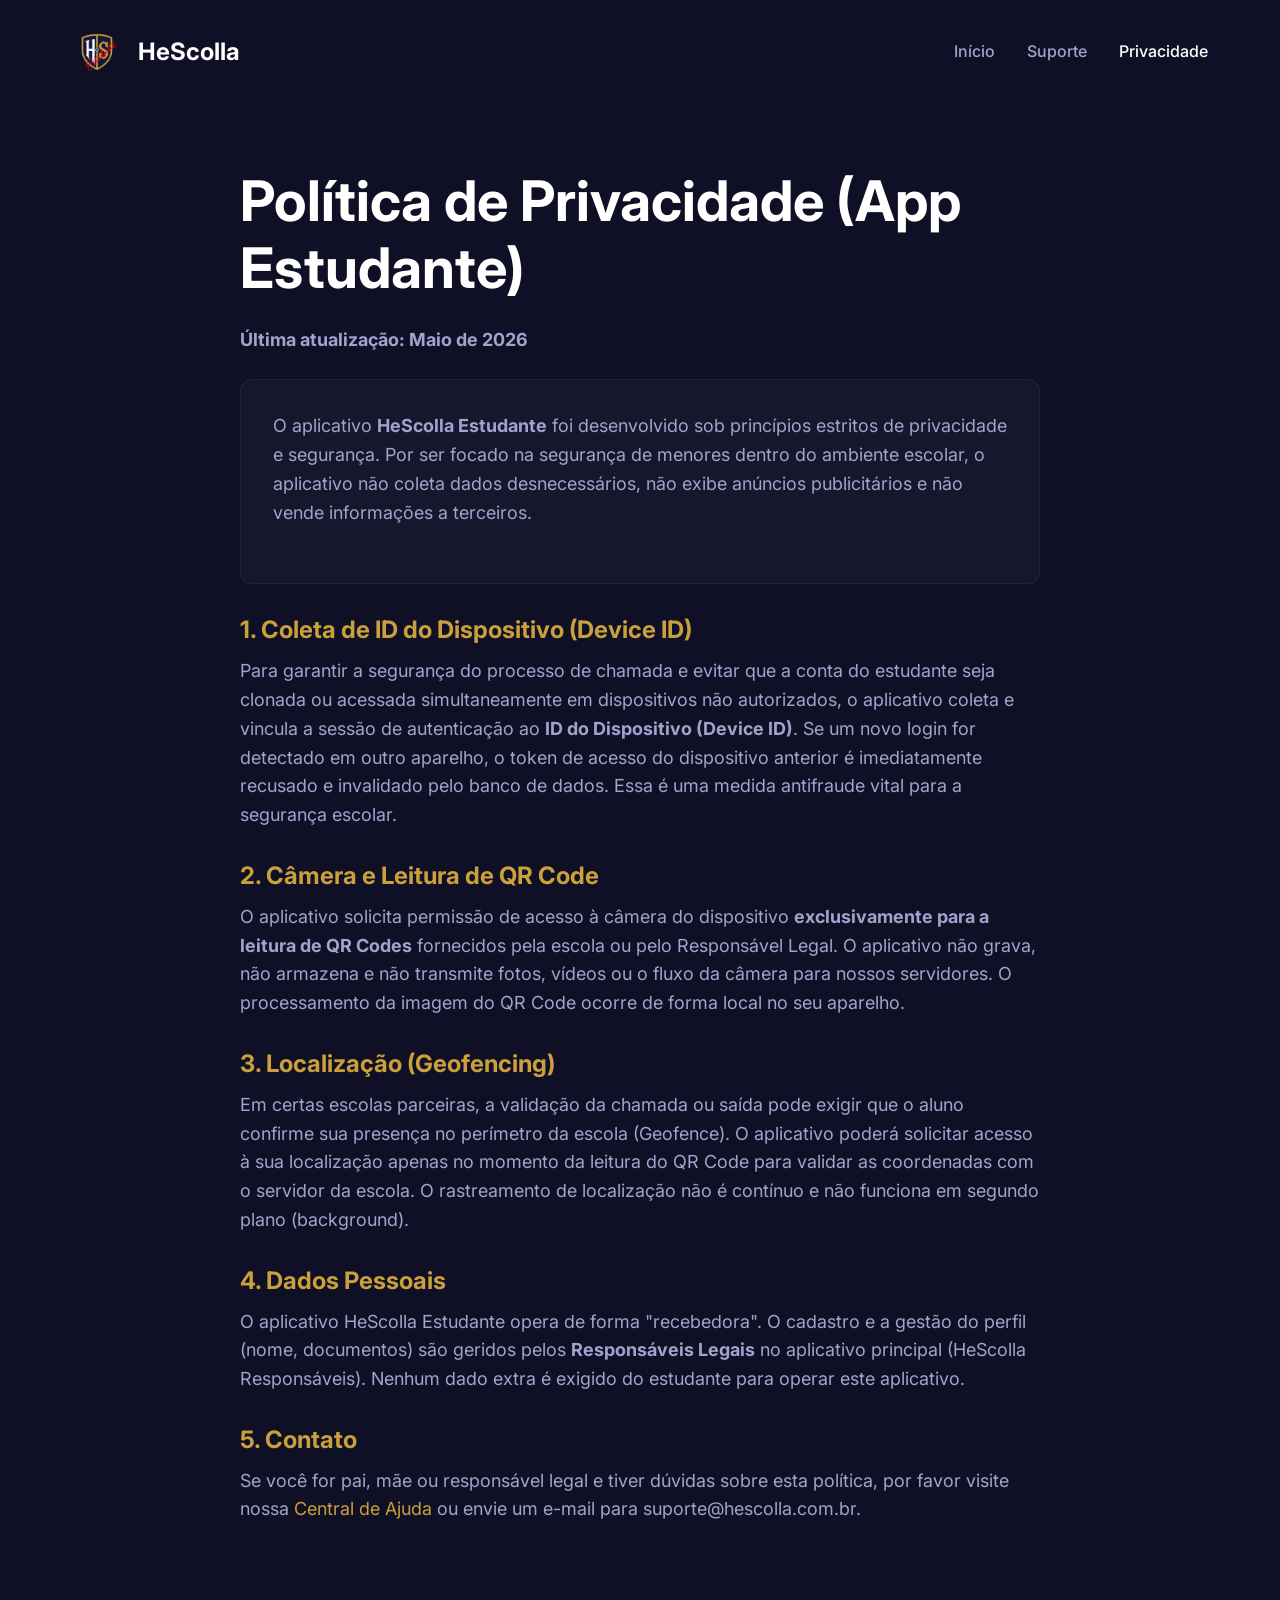
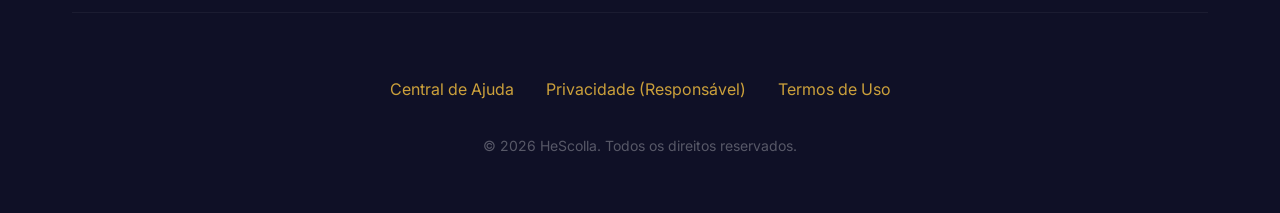
<file: estudante-privacy.html>
<!DOCTYPE html>
<html lang="pt-BR">

<head>
    <meta charset="UTF-8">
    <meta name="viewport" content="width=device-width, initial-scale=1.0">
    <title>Política de Privacidade - HeScolla Estudante</title>
    <link href="https://fonts.googleapis.com/css2?family=Inter:wght@400;500;700&display=swap" rel="stylesheet">
    <link rel="stylesheet" href="styles.css">
    <link rel="icon" type="image/x-icon" href="favicon.ico">
    <link rel="apple-touch-icon" sizes="180x180" href="/apple-touch-icon.png">
    <link rel="icon" type="image/png" sizes="32x32" href="/favicon-32x32.png">
    <link rel="icon" type="image/png" sizes="16x16" href="/favicon-16x16.png">
    <link rel="manifest" href="/site.webmanifest">
</head>

<body>
    <div class="container">
        <header>
            <a href="index.html" class="logo">
                <img src="hs_logo_e.png" alt="HeScolla Estudante Logo" height="40">
                HeScolla
            </a>
            <nav>
                <ul>
                    <li><a href="index.html">Início</a></li>
                    <li><a href="support.html">Suporte</a></li>
                    <li><a href="privacy.html" class="active">Privacidade</a></li>
                </ul>
            </nav>
        </header>

        <main style="padding: 4rem 0; max-width: 800px; margin: 0 auto;">
            <h1>Política de Privacidade (App Estudante)</h1>
            <p><strong>Última atualização: Maio de 2026</strong></p>

            <div
                style="background: rgba(255, 255, 255, 0.03); padding: 2rem; border-radius: 12px; border: 1px solid rgba(255, 255, 255, 0.05); margin-bottom: 2rem;">
                <p>O aplicativo <strong>HeScolla Estudante</strong> foi desenvolvido sob princípios estritos de
                    privacidade e segurança. Por ser focado na segurança de menores dentro do ambiente escolar, o
                    aplicativo não coleta dados desnecessários, não exibe anúncios publicitários e não vende informações
                    a terceiros.</p>
            </div>

            <h3 style="color: var(--accent-gold); margin-top: 2rem;">1. Coleta de ID do Dispositivo (Device ID)</h3>
            <p>Para garantir a segurança do processo de chamada e evitar que a conta do estudante seja clonada ou
                acessada simultaneamente em dispositivos não autorizados, o aplicativo coleta e vincula a sessão de
                autenticação ao <strong>ID do Dispositivo (Device ID)</strong>. Se um novo login for detectado em outro
                aparelho, o token de acesso do dispositivo anterior é imediatamente recusado e invalidado pelo banco de
                dados. Essa é uma medida antifraude vital para a segurança escolar.</p>

            <h3 style="color: var(--accent-gold); margin-top: 2rem;">2. Câmera e Leitura de QR Code</h3>
            <p>O aplicativo solicita permissão de acesso à câmera do dispositivo <strong>exclusivamente para a leitura
                    de QR Codes</strong> fornecidos pela escola ou pelo Responsável Legal. O aplicativo não grava, não
                armazena e não transmite fotos, vídeos ou o fluxo da câmera para nossos servidores. O processamento da
                imagem do QR Code ocorre de forma local no seu aparelho.</p>

            <h3 style="color: var(--accent-gold); margin-top: 2rem;">3. Localização (Geofencing)</h3>
            <p>Em certas escolas parceiras, a validação da chamada ou saída pode exigir que o aluno confirme sua
                presença no perímetro da escola (Geofence). O aplicativo poderá solicitar acesso à sua localização
                apenas no momento da leitura do QR Code para validar as coordenadas com o servidor da escola. O
                rastreamento de localização não é contínuo e não funciona em segundo plano (background).</p>

            <h3 style="color: var(--accent-gold); margin-top: 2rem;">4. Dados Pessoais</h3>
            <p>O aplicativo HeScolla Estudante opera de forma "recebedora". O cadastro e a gestão do perfil (nome,
                documentos) são geridos pelos <strong>Responsáveis Legais</strong> no aplicativo principal (HeScolla
                Responsáveis). Nenhum dado extra é exigido do estudante para operar este aplicativo.</p>

            <h3 style="color: var(--accent-gold); margin-top: 2rem;">5. Contato</h3>
            <p>Se você for pai, mãe ou responsável legal e tiver dúvidas sobre esta política, por favor visite nossa <a
                    href="support.html">Central de Ajuda</a> ou envie um e-mail para suporte@hescolla.com.br.</p>
        </main>

        <footer>
            <div class="footer-links">
                <a href="support.html">Central de Ajuda</a>
                <a href="privacy.html">Privacidade (Responsável)</a>
                <a href="#">Termos de Uso</a>
            </div>
            <p class="copyright">&copy; 2026 HeScolla. Todos os direitos reservados.</p>
        </footer>
    </div>
</body>

</html>
</file>
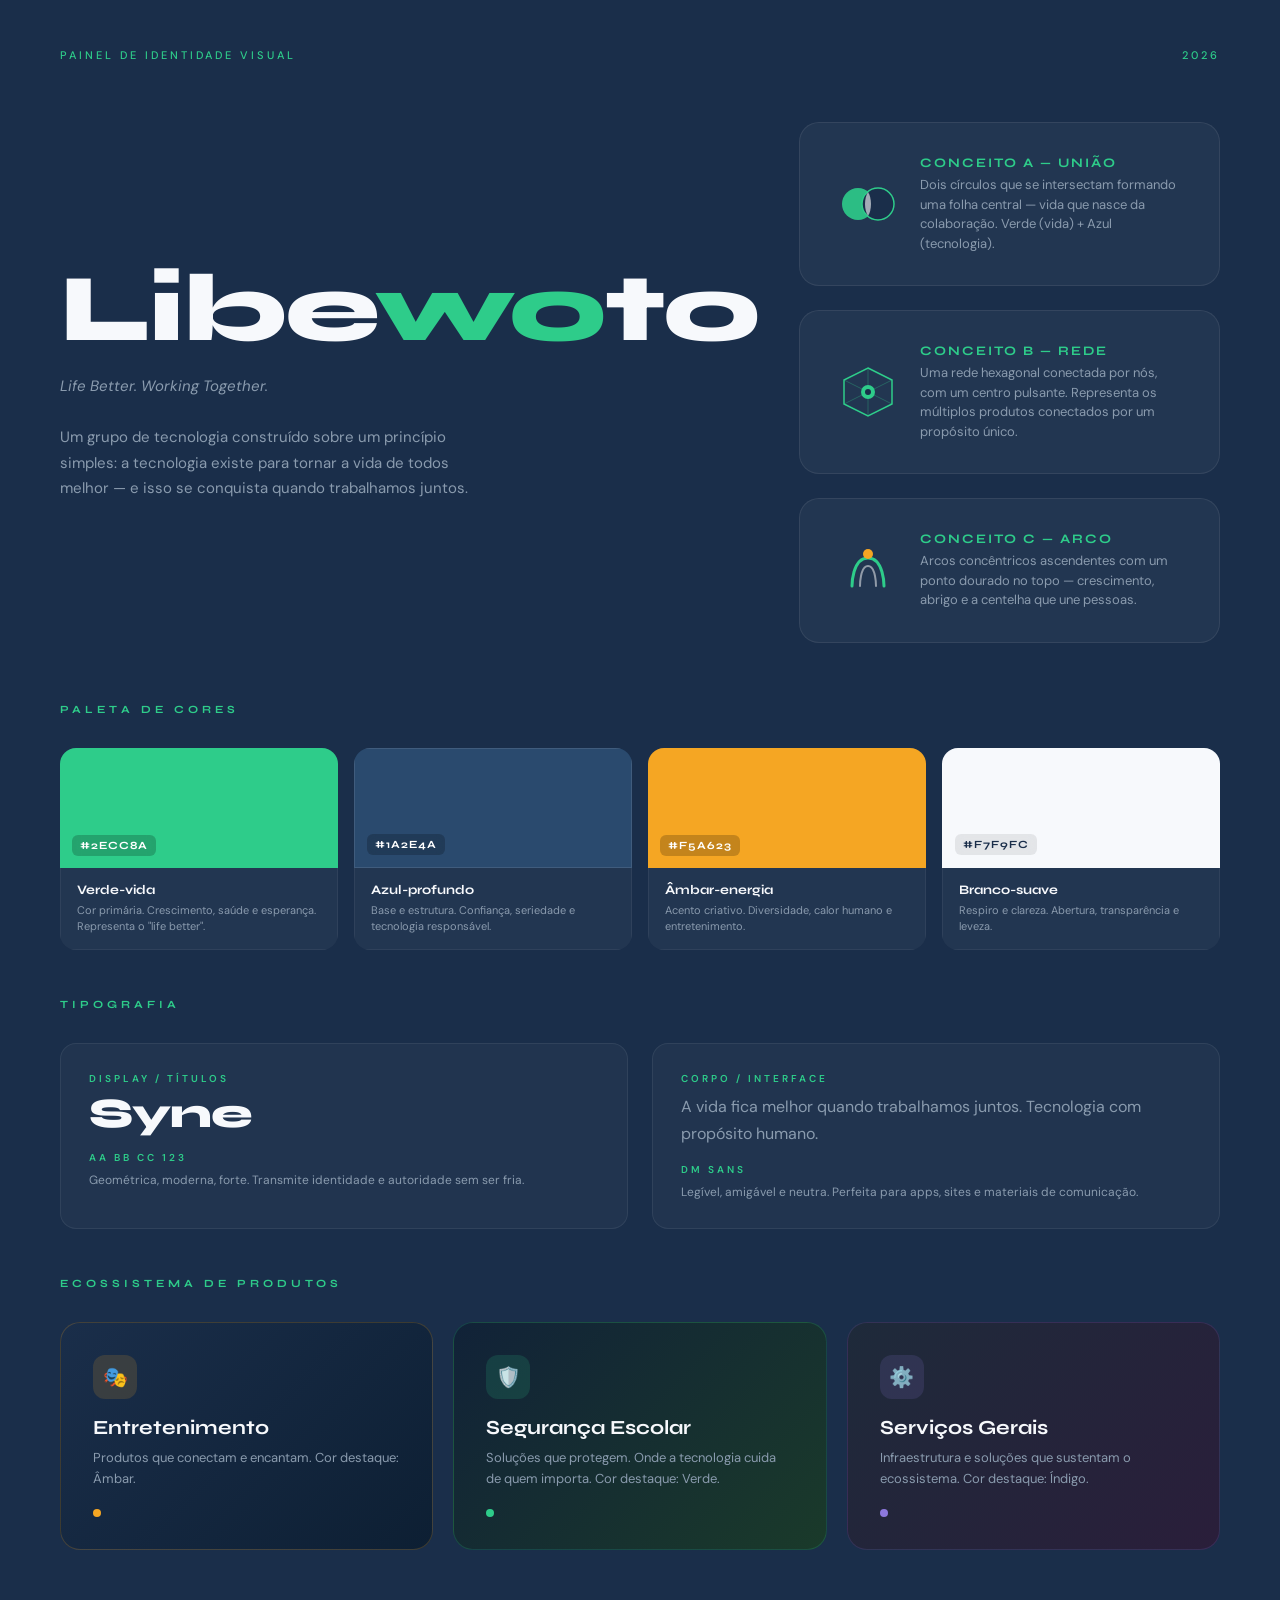
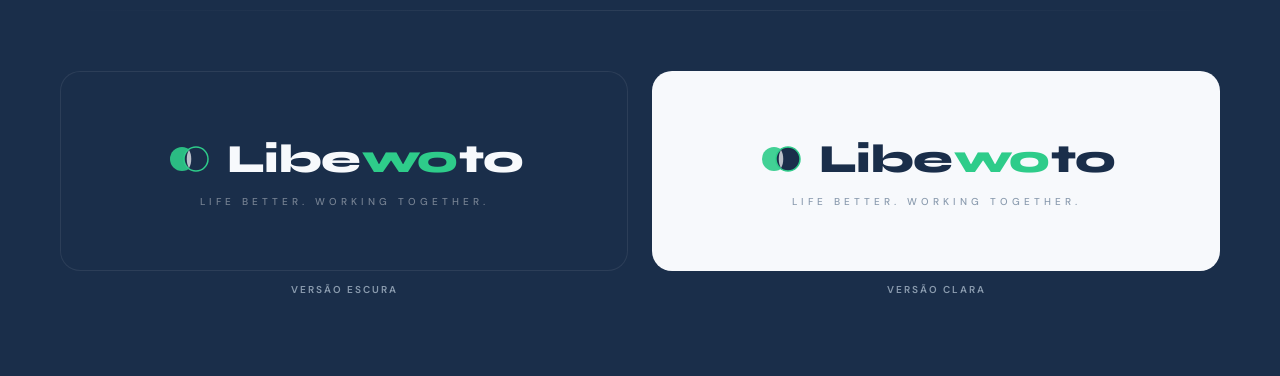
<file: libewoto-brand.html>
<!DOCTYPE html>
<html lang="pt-BR">
<head>
<meta charset="UTF-8">
<meta name="viewport" content="width=device-width, initial-scale=1.0">
<title>Libewoto — Identidade Visual</title>
<link href="https://fonts.googleapis.com/css2?family=Syne:wght@400;600;700;800&family=DM+Sans:ital,wght@0,300;0,400;0,500;1,300&display=swap" rel="stylesheet">
<style>
  :root {
    --green: #2ECC8A;
    --blue: #1A2E4A;
    --amber: #F5A623;
    --white: #F7F9FC;
    --gray: #8A9BAE;
    --light-bg: #EEF3F8;
  }

  * { margin: 0; padding: 0; box-sizing: border-box; }

  body {
    font-family: 'DM Sans', sans-serif;
    background: var(--blue);
    color: var(--white);
    min-height: 100vh;
  }

  header {
    padding: 48px 60px 0;
    display: flex;
    justify-content: space-between;
    align-items: flex-start;
  }

  .tag {
    font-size: 11px;
    letter-spacing: 3px;
    text-transform: uppercase;
    color: var(--green);
    font-weight: 500;
  }

  h1 {
    font-family: 'Syne', sans-serif;
    font-size: clamp(52px, 8vw, 96px);
    font-weight: 800;
    line-height: 0.95;
    letter-spacing: -2px;
    color: var(--white);
  }

  h1 span {
    color: var(--green);
  }

  .hero {
    padding: 60px 60px 0;
    display: grid;
    grid-template-columns: 1fr 1fr;
    gap: 40px;
    align-items: center;
  }

  .hero-left .subtitle {
    font-size: 15px;
    color: var(--gray);
    line-height: 1.7;
    margin-top: 20px;
    max-width: 420px;
  }

  /* LOGO CONCEPTS */
  .logo-area {
    display: flex;
    flex-direction: column;
    gap: 24px;
    align-items: flex-end;
  }

  .logo-concept {
    background: rgba(255,255,255,0.04);
    border: 1px solid rgba(255,255,255,0.08);
    border-radius: 20px;
    padding: 32px 36px;
    width: 100%;
    display: flex;
    align-items: center;
    gap: 20px;
    cursor: pointer;
    transition: all 0.3s ease;
    position: relative;
    overflow: hidden;
  }

  .logo-concept::before {
    content: '';
    position: absolute;
    inset: 0;
    background: linear-gradient(135deg, rgba(46,204,138,0.06), transparent);
    opacity: 0;
    transition: opacity 0.3s;
  }

  .logo-concept:hover { 
    border-color: rgba(46,204,138,0.3);
    transform: translateX(-4px);
  }
  .logo-concept:hover::before { opacity: 1; }

  .logo-icon {
    width: 64px;
    height: 64px;
    flex-shrink: 0;
    display: flex;
    align-items: center;
    justify-content: center;
  }

  .logo-text-block h3 {
    font-family: 'Syne', sans-serif;
    font-size: 13px;
    font-weight: 700;
    letter-spacing: 2px;
    text-transform: uppercase;
    color: var(--green);
    margin-bottom: 4px;
  }

  .logo-text-block p {
    font-size: 13px;
    color: var(--gray);
    line-height: 1.5;
  }

  /* SVG Logo Concept A — Abraço */
  .concept-a-svg { width: 64px; height: 64px; }

  /* COLOR PALETTE SECTION */
  .section {
    padding: 60px 60px 0;
  }

  .section-title {
    font-family: 'Syne', sans-serif;
    font-size: 11px;
    font-weight: 700;
    letter-spacing: 4px;
    text-transform: uppercase;
    color: var(--green);
    margin-bottom: 32px;
  }

  .palette-grid {
    display: grid;
    grid-template-columns: repeat(4, 1fr);
    gap: 16px;
  }

  .color-card {
    border-radius: 16px;
    overflow: hidden;
    transition: transform 0.2s;
  }

  .color-card:hover { transform: translateY(-4px); }

  .color-swatch {
    height: 120px;
    position: relative;
    display: flex;
    align-items: flex-end;
    padding: 12px;
  }

  .color-swatch.green { background: var(--green); }
  .color-swatch.blue { background: #2A4A6E; border: 1px solid rgba(255,255,255,0.1); }
  .color-swatch.amber { background: var(--amber); }
  .color-swatch.white-soft { background: var(--white); border: 1px solid rgba(255,255,255,0.1); }

  .swatch-hex {
    font-family: 'Syne', sans-serif;
    font-size: 11px;
    font-weight: 700;
    letter-spacing: 1px;
    background: rgba(0,0,0,0.2);
    padding: 4px 8px;
    border-radius: 6px;
    backdrop-filter: blur(4px);
    color: white;
  }

  .swatch-hex.dark { color: var(--blue); background: rgba(0,0,0,0.08); }

  .color-info {
    background: rgba(255,255,255,0.04);
    border: 1px solid rgba(255,255,255,0.06);
    border-top: none;
    padding: 14px 16px;
  }

  .color-name {
    font-family: 'Syne', sans-serif;
    font-size: 13px;
    font-weight: 700;
    color: var(--white);
    margin-bottom: 4px;
  }

  .color-meaning {
    font-size: 11px;
    color: var(--gray);
    line-height: 1.5;
  }

  /* TYPOGRAPHY */
  .type-section {
    display: grid;
    grid-template-columns: 1fr 1fr;
    gap: 24px;
  }

  .type-card {
    background: rgba(255,255,255,0.03);
    border: 1px solid rgba(255,255,255,0.07);
    border-radius: 16px;
    padding: 28px;
  }

  .type-sample {
    font-family: 'Syne', sans-serif;
    font-size: 42px;
    font-weight: 800;
    color: var(--white);
    letter-spacing: -1px;
    line-height: 1;
    margin-bottom: 16px;
  }

  .type-sample.body {
    font-family: 'DM Sans', sans-serif;
    font-size: 16px;
    font-weight: 400;
    letter-spacing: 0;
    color: var(--gray);
    line-height: 1.7;
  }

  .type-label {
    font-size: 10px;
    letter-spacing: 3px;
    text-transform: uppercase;
    color: var(--green);
    font-weight: 600;
    margin-bottom: 8px;
  }

  /* PRODUCTS */
  .products-grid {
    display: grid;
    grid-template-columns: repeat(3, 1fr);
    gap: 20px;
    margin-bottom: 60px;
  }

  .product-card {
    border-radius: 20px;
    padding: 32px;
    position: relative;
    overflow: hidden;
    min-height: 200px;
    display: flex;
    flex-direction: column;
    justify-content: space-between;
    transition: transform 0.3s;
  }

  .product-card:hover { transform: translateY(-6px); }

  .product-card.entertainment { background: linear-gradient(135deg, #1A2E4A, #0D1F33); border: 1px solid rgba(245,166,35,0.2); }
  .product-card.safety { background: linear-gradient(135deg, #112238, #1A3A2A); border: 1px solid rgba(46,204,138,0.2); }
  .product-card.services { background: linear-gradient(135deg, #1E2A3A, #2A1E3A); border: 1px solid rgba(120,100,200,0.2); }

  .product-icon {
    width: 44px;
    height: 44px;
    border-radius: 12px;
    display: flex;
    align-items: center;
    justify-content: center;
    font-size: 20px;
    margin-bottom: 16px;
  }

  .product-icon.ent { background: rgba(245,166,35,0.15); }
  .product-icon.saf { background: rgba(46,204,138,0.15); }
  .product-icon.srv { background: rgba(140,120,220,0.15); }

  .product-name {
    font-family: 'Syne', sans-serif;
    font-size: 20px;
    font-weight: 700;
    color: var(--white);
    margin-bottom: 8px;
  }

  .product-desc {
    font-size: 13px;
    color: var(--gray);
    line-height: 1.6;
  }

  .product-color-dot {
    width: 8px;
    height: 8px;
    border-radius: 50%;
    margin-top: 20px;
  }

  /* LOGO DISPLAY */
  .logo-display {
    padding: 60px;
    display: grid;
    grid-template-columns: 1fr 1fr;
    gap: 24px;
    padding-bottom: 80px;
  }

  .logo-on-dark, .logo-on-light {
    border-radius: 20px;
    padding: 48px;
    display: flex;
    flex-direction: column;
    align-items: center;
    justify-content: center;
    gap: 12px;
    min-height: 200px;
  }

  .logo-on-dark {
    background: var(--blue);
    border: 1px solid rgba(255,255,255,0.08);
  }

  .logo-on-light {
    background: var(--white);
  }

  .brand-logotype {
    font-family: 'Syne', sans-serif;
    font-size: 40px;
    font-weight: 800;
    letter-spacing: -1px;
    display: flex;
    align-items: center;
    gap: 2px;
  }

  .brand-logotype.dark-version { color: var(--white); }
  .brand-logotype.dark-version .accent { color: var(--green); }
  .brand-logotype.light-version { color: var(--blue); }
  .brand-logotype.light-version .accent { color: var(--green); }

  .brand-tagline {
    font-size: 10px;
    letter-spacing: 4px;
    text-transform: uppercase;
    font-weight: 500;
  }

  .brand-tagline.dark { color: rgba(255,255,255,0.4); }
  .brand-tagline.light { color: var(--gray); }

  .version-label {
    font-size: 10px;
    letter-spacing: 2px;
    text-transform: uppercase;
    font-weight: 600;
    text-align: center;
    color: var(--gray);
    margin-top: 12px;
  }

  .divider {
    height: 1px;
    background: linear-gradient(90deg, transparent, rgba(255,255,255,0.08), transparent);
    margin: 0 60px;
  }

  /* Animations */
  @keyframes fadeUp {
    from { opacity: 0; transform: translateY(20px); }
    to { opacity: 1; transform: translateY(0); }
  }

  .hero, .section, .logo-display {
    animation: fadeUp 0.7s ease both;
  }

  .hero { animation-delay: 0.1s; }
  .section:nth-of-type(2) { animation-delay: 0.2s; }
  .section:nth-of-type(3) { animation-delay: 0.3s; }
  .logo-display { animation-delay: 0.4s; }

  @media (max-width: 768px) {
    header, .section, .logo-display { padding: 32px; }
    .hero { grid-template-columns: 1fr; padding: 32px; }
    .logo-area { align-items: stretch; }
    .palette-grid { grid-template-columns: 1fr 1fr; }
    .type-section, .products-grid { grid-template-columns: 1fr; }
    .logo-display { grid-template-columns: 1fr; }
    h1 { font-size: 48px; }
  }
</style>
</head>
<body>

<header>
  <div>
    <div class="tag">Painel de Identidade Visual</div>
  </div>
  <div class="tag" style="text-align:right">2026</div>
</header>

<div class="hero">
  <div class="hero-left">
    <h1>Libe<span>wo</span>to</h1>
    <p class="subtitle">
      <em>Life Better. Working Together.</em><br><br>
      Um grupo de tecnologia construído sobre um princípio simples: 
      a tecnologia existe para tornar a vida de todos melhor — e isso 
      se conquista quando trabalhamos juntos.
    </p>
  </div>

  <div class="logo-area">
    <!-- Concept A -->
    <div class="logo-concept">
      <div class="logo-icon">
        <svg viewBox="0 0 64 64" fill="none" xmlns="http://www.w3.org/2000/svg" class="concept-a-svg">
          <circle cx="22" cy="32" r="16" fill="#2ECC8A" opacity="0.9"/>
          <circle cx="42" cy="32" r="16" fill="#1A2E4A" stroke="#2ECC8A" stroke-width="1.5"/>
          <path d="M32 20 C36 26, 36 38, 32 44 C28 38, 28 26, 32 20Z" fill="white" opacity="0.6"/>
        </svg>
      </div>
      <div class="logo-text-block">
        <h3>Conceito A — União</h3>
        <p>Dois círculos que se intersectam formando uma folha central — vida que nasce da colaboração. Verde (vida) + Azul (tecnologia).</p>
      </div>
    </div>

    <!-- Concept B -->
    <div class="logo-concept">
      <div class="logo-icon">
        <svg viewBox="0 0 64 64" fill="none" xmlns="http://www.w3.org/2000/svg" width="64" height="64">
          <path d="M32 8 L56 20 L56 44 L32 56 L8 44 L8 20 Z" stroke="#2ECC8A" stroke-width="1.5" fill="none"/>
          <path d="M32 8 L32 56" stroke="#2ECC8A" stroke-width="1" opacity="0.3"/>
          <path d="M8 20 L56 44" stroke="#2ECC8A" stroke-width="1" opacity="0.3"/>
          <path d="M56 20 L8 44" stroke="#2ECC8A" stroke-width="1" opacity="0.3"/>
          <circle cx="32" cy="32" r="7" fill="#2ECC8A"/>
          <circle cx="32" cy="32" r="3" fill="#1A2E4A"/>
        </svg>
      </div>
      <div class="logo-text-block">
        <h3>Conceito B — Rede</h3>
        <p>Uma rede hexagonal conectada por nós, com um centro pulsante. Representa os múltiplos produtos conectados por um propósito único.</p>
      </div>
    </div>

    <!-- Concept C -->
    <div class="logo-concept">
      <div class="logo-icon">
        <svg viewBox="0 0 64 64" fill="none" xmlns="http://www.w3.org/2000/svg" width="64" height="64">
          <path d="M16 48 C16 48, 16 20, 32 20 C48 20, 48 48, 48 48" stroke="#2ECC8A" stroke-width="3" stroke-linecap="round" fill="none"/>
          <path d="M24 48 C24 48, 24 28, 32 28 C40 28, 40 48, 40 48" stroke="white" stroke-width="2" stroke-linecap="round" fill="none" opacity="0.5"/>
          <circle cx="32" cy="16" r="5" fill="#F5A623"/>
        </svg>
      </div>
      <div class="logo-text-block">
        <h3>Conceito C — Arco</h3>
        <p>Arcos concêntricos ascendentes com um ponto dourado no topo — crescimento, abrigo e a centelha que une pessoas.</p>
      </div>
    </div>
  </div>
</div>

<div class="section" style="padding-top:60px">
  <div class="section-title">Paleta de Cores</div>
  <div class="palette-grid">
    <div class="color-card">
      <div class="color-swatch green">
        <span class="swatch-hex">#2ECC8A</span>
      </div>
      <div class="color-info">
        <div class="color-name">Verde-vida</div>
        <div class="color-meaning">Cor primária. Crescimento, saúde e esperança. Representa o "life better".</div>
      </div>
    </div>
    <div class="color-card">
      <div class="color-swatch blue">
        <span class="swatch-hex">#1A2E4A</span>
      </div>
      <div class="color-info">
        <div class="color-name">Azul-profundo</div>
        <div class="color-meaning">Base e estrutura. Confiança, seriedade e tecnologia responsável.</div>
      </div>
    </div>
    <div class="color-card">
      <div class="color-swatch amber">
        <span class="swatch-hex">#F5A623</span>
      </div>
      <div class="color-info">
        <div class="color-name">Âmbar-energia</div>
        <div class="color-meaning">Acento criativo. Diversidade, calor humano e entretenimento.</div>
      </div>
    </div>
    <div class="color-card">
      <div class="color-swatch white-soft">
        <span class="swatch-hex dark">#F7F9FC</span>
      </div>
      <div class="color-info">
        <div class="color-name">Branco-suave</div>
        <div class="color-meaning">Respiro e clareza. Abertura, transparência e leveza.</div>
      </div>
    </div>
  </div>
</div>

<div class="section" style="padding-top:48px">
  <div class="section-title">Tipografia</div>
  <div class="type-section">
    <div class="type-card">
      <div class="type-label">Display / Títulos</div>
      <div class="type-sample">Syne</div>
      <div class="type-label" style="margin-top:8px">Aa Bb Cc 123</div>
      <p style="font-size:12px;color:var(--gray);margin-top:8px">Geométrica, moderna, forte. Transmite identidade e autoridade sem ser fria.</p>
    </div>
    <div class="type-card">
      <div class="type-label">Corpo / Interface</div>
      <div class="type-sample body">A vida fica melhor quando trabalhamos juntos. Tecnologia com propósito humano.</div>
      <div class="type-label" style="margin-top:8px">DM Sans</div>
      <p style="font-size:12px;color:var(--gray);margin-top:8px">Legível, amigável e neutra. Perfeita para apps, sites e materiais de comunicação.</p>
    </div>
  </div>
</div>

<div class="section" style="padding-top:48px">
  <div class="section-title">Ecossistema de Produtos</div>
  <div class="products-grid">
    <div class="product-card entertainment">
      <div>
        <div class="product-icon ent">🎭</div>
        <div class="product-name">Entretenimento</div>
        <div class="product-desc">Produtos que conectam e encantam. Cor destaque: Âmbar.</div>
      </div>
      <div class="product-color-dot" style="background:var(--amber)"></div>
    </div>
    <div class="product-card safety">
      <div>
        <div class="product-icon saf">🛡️</div>
        <div class="product-name">Segurança Escolar</div>
        <div class="product-desc">Soluções que protegem. Onde a tecnologia cuida de quem importa. Cor destaque: Verde.</div>
      </div>
      <div class="product-color-dot" style="background:var(--green)"></div>
    </div>
    <div class="product-card services">
      <div>
        <div class="product-icon srv">⚙️</div>
        <div class="product-name">Serviços Gerais</div>
        <div class="product-desc">Infraestrutura e soluções que sustentam o ecossistema. Cor destaque: Índigo.</div>
      </div>
      <div class="product-color-dot" style="background:#8C78DC"></div>
    </div>
  </div>
</div>

<div class="divider"></div>

<div class="logo-display">
  <div>
    <div class="logo-on-dark">
      <div style="display:flex;align-items:center;gap:14px">
        <svg viewBox="0 0 48 48" fill="none" width="48" height="48">
          <circle cx="17" cy="24" r="12" fill="#2ECC8A" opacity="0.9"/>
          <circle cx="31" cy="24" r="12" fill="#1A2E4A" stroke="#2ECC8A" stroke-width="1.5"/>
          <path d="M24 15 C27 19.5, 27 28.5, 24 33 C21 28.5, 21 19.5, 24 15Z" fill="white" opacity="0.7"/>
        </svg>
        <div class="brand-logotype dark-version">Libe<span class="accent">wo</span>to</div>
      </div>
      <div class="brand-tagline dark">Life Better. Working Together.</div>
    </div>
    <div class="version-label">Versão escura</div>
  </div>

  <div>
    <div class="logo-on-light">
      <div style="display:flex;align-items:center;gap:14px">
        <svg viewBox="0 0 48 48" fill="none" width="48" height="48">
          <circle cx="17" cy="24" r="12" fill="#2ECC8A" opacity="0.9"/>
          <circle cx="31" cy="24" r="12" fill="#1A2E4A" stroke="#2ECC8A" stroke-width="1.5"/>
          <path d="M24 15 C27 19.5, 27 28.5, 24 33 C21 28.5, 21 19.5, 24 15Z" fill="white" opacity="0.7"/>
        </svg>
        <div class="brand-logotype light-version">Libe<span class="accent">wo</span>to</div>
      </div>
      <div class="brand-tagline light">Life Better. Working Together.</div>
    </div>
    <div class="version-label">Versão clara</div>
  </div>
</div>

</body>
</html>
</file>
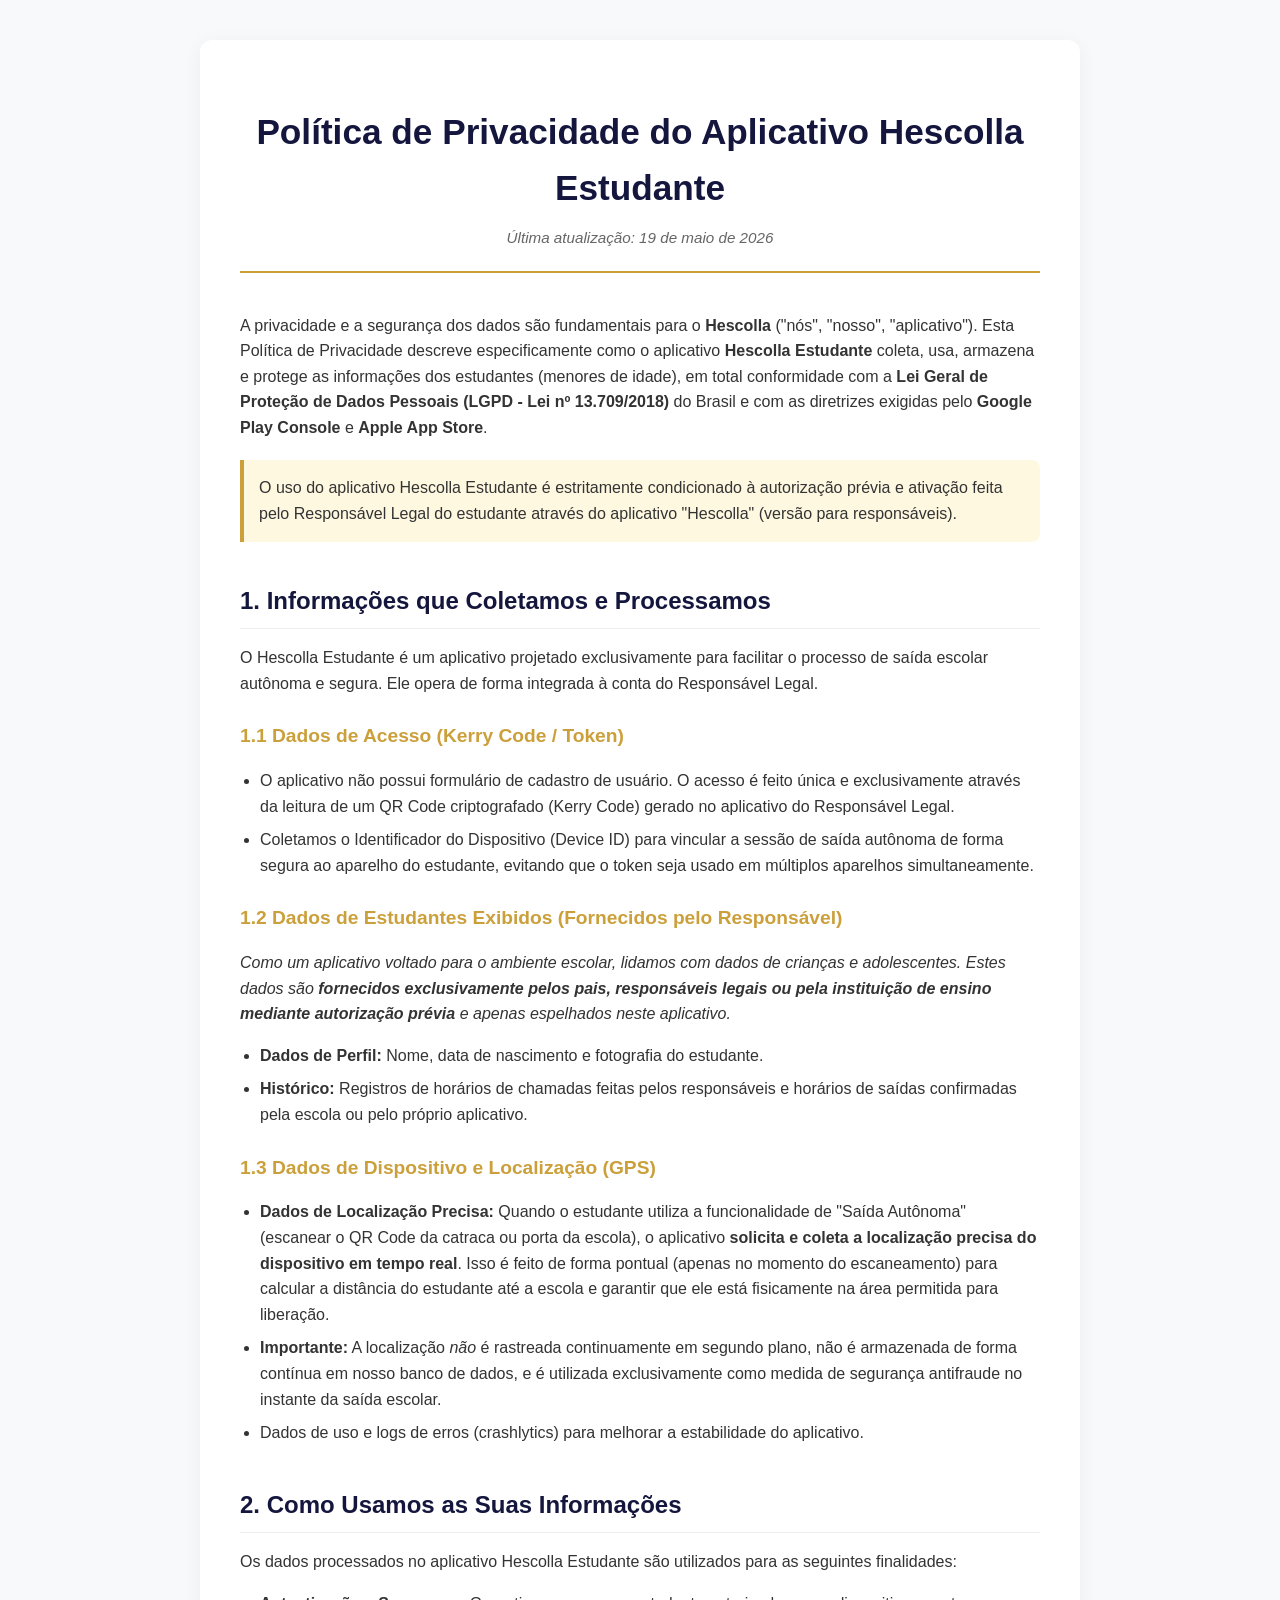
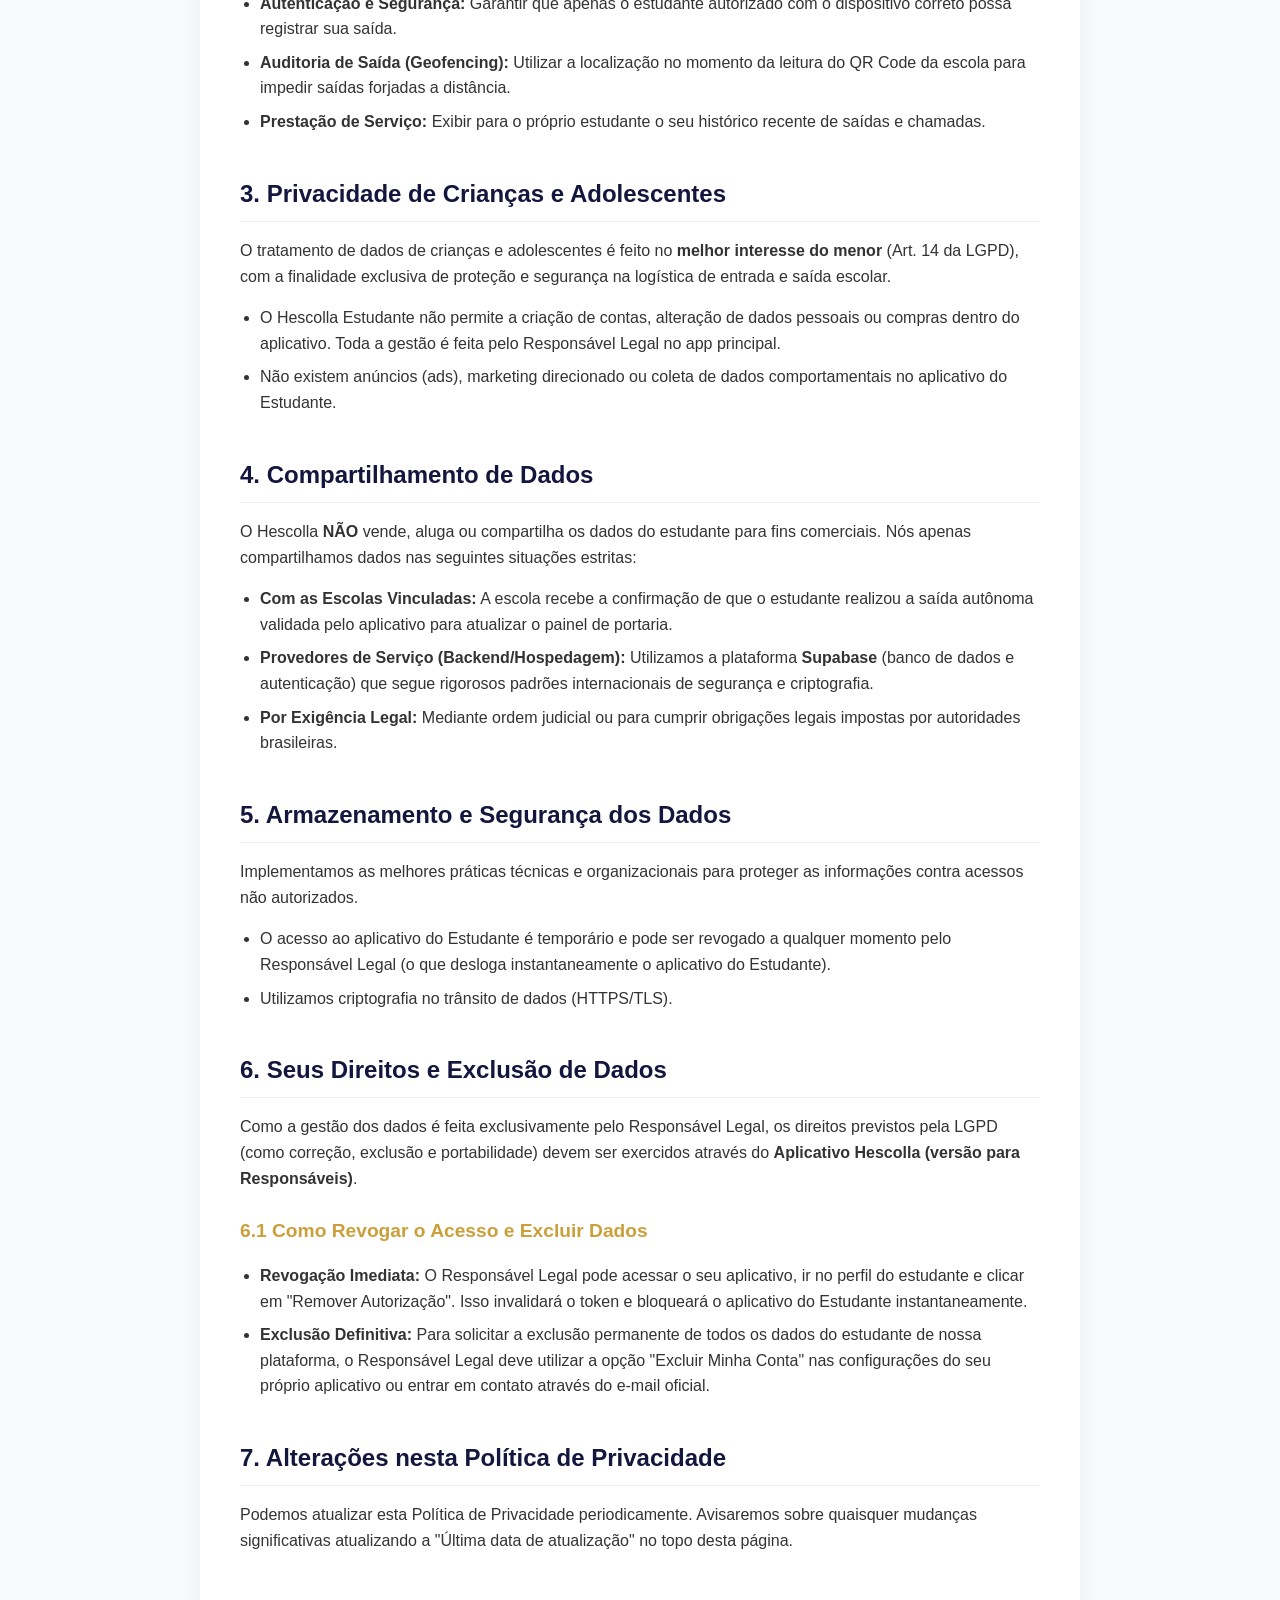
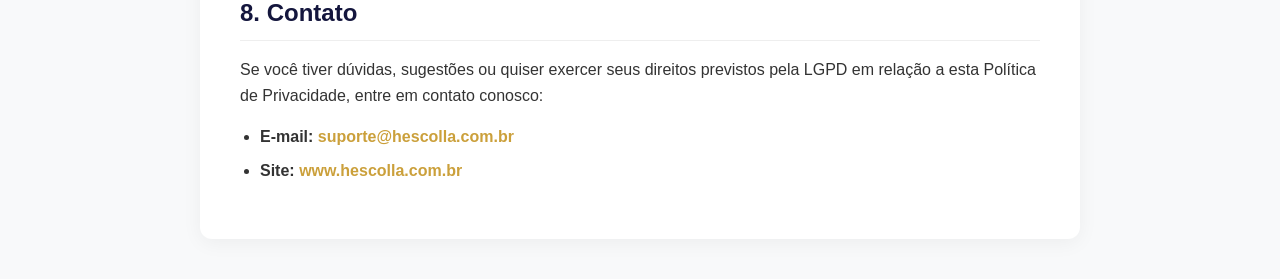
<file: POLITICA_DE_PRIVACIDADE.html>
<!DOCTYPE html>
<html lang="pt-BR">
<head>
    <meta charset="UTF-8">
    <meta name="viewport" content="width=device-width, initial-scale=1.0">
    <title>Política de Privacidade - Hescolla Estudante</title>
    <style>
        :root {
            --primary-color: #14163D;
            --accent-color: #CBA03B;
            --text-color: #333333;
            --text-light: #666666;
            --bg-color: #F8F9FA;
            --container-bg: #FFFFFF;
        }

        body {
            font-family: 'Segoe UI', Roboto, Helvetica, Arial, sans-serif;
            line-height: 1.6;
            color: var(--text-color);
            background-color: var(--bg-color);
            margin: 0;
            padding: 0;
        }

        .container {
            max-width: 800px;
            margin: 40px auto;
            background: var(--container-bg);
            padding: 40px;
            border-radius: 12px;
            box-shadow: 0 4px 20px rgba(0,0,0,0.05);
        }

        .header {
            text-align: center;
            margin-bottom: 40px;
            padding-bottom: 20px;
            border-bottom: 2px solid var(--accent-color);
        }

        h1 {
            color: var(--primary-color);
            font-size: 2.2rem;
            margin-bottom: 10px;
        }

        .last-update {
            color: var(--text-light);
            font-style: italic;
            font-size: 0.95rem;
        }

        h2 {
            color: var(--primary-color);
            font-size: 1.5rem;
            margin-top: 40px;
            margin-bottom: 15px;
            padding-bottom: 8px;
            border-bottom: 1px solid #EEEEEE;
        }

        h3 {
            color: var(--accent-color);
            font-size: 1.2rem;
            margin-top: 25px;
            margin-bottom: 10px;
        }

        p {
            margin-bottom: 16px;
        }

        ul {
            margin-bottom: 16px;
            padding-left: 20px;
        }

        li {
            margin-bottom: 8px;
        }

        .highlight {
            background-color: rgba(203, 160, 59, 0.1);
            padding: 2px 6px;
            border-radius: 4px;
            font-weight: 600;
        }

        .important-box {
            background-color: #FFF8E1;
            border-left: 4px solid var(--accent-color);
            padding: 15px;
            margin: 20px 0;
            border-radius: 0 8px 8px 0;
        }

        a {
            color: var(--accent-color);
            text-decoration: none;
            font-weight: bold;
        }

        a:hover {
            text-decoration: underline;
        }

        @media (max-width: 768px) {
            .container {
                margin: 20px;
                padding: 20px;
            }
            h1 {
                font-size: 1.8rem;
            }
        }
    </style>
</head>
<body>
    <div class="container">
        <div class="header">
            <h1>Política de Privacidade do Aplicativo Hescolla Estudante</h1>
            <div class="last-update">Última atualização: 19 de maio de 2026</div>
        </div>

        <p>A privacidade e a segurança dos dados são fundamentais para o <strong>Hescolla</strong> ("nós", "nosso", "aplicativo"). Esta Política de Privacidade descreve especificamente como o aplicativo <strong>Hescolla Estudante</strong> coleta, usa, armazena e protege as informações dos estudantes (menores de idade), em total conformidade com a <strong>Lei Geral de Proteção de Dados Pessoais (LGPD - Lei nº 13.709/2018)</strong> do Brasil e com as diretrizes exigidas pelo <strong>Google Play Console</strong> e <strong>Apple App Store</strong>.</p>

        <div class="important-box">
            O uso do aplicativo Hescolla Estudante é estritamente condicionado à autorização prévia e ativação feita pelo Responsável Legal do estudante através do aplicativo "Hescolla" (versão para responsáveis).
        </div>

        <h2>1. Informações que Coletamos e Processamos</h2>
        <p>O Hescolla Estudante é um aplicativo projetado exclusivamente para facilitar o processo de saída escolar autônoma e segura. Ele opera de forma integrada à conta do Responsável Legal.</p>

        <h3>1.1 Dados de Acesso (Kerry Code / Token)</h3>
        <ul>
            <li>O aplicativo não possui formulário de cadastro de usuário. O acesso é feito única e exclusivamente através da leitura de um QR Code criptografado (Kerry Code) gerado no aplicativo do Responsável Legal.</li>
            <li>Coletamos o Identificador do Dispositivo (Device ID) para vincular a sessão de saída autônoma de forma segura ao aparelho do estudante, evitando que o token seja usado em múltiplos aparelhos simultaneamente.</li>
        </ul>

        <h3>1.2 Dados de Estudantes Exibidos (Fornecidos pelo Responsável)</h3>
        <p><em>Como um aplicativo voltado para o ambiente escolar, lidamos com dados de crianças e adolescentes. Estes dados são <strong>fornecidos exclusivamente pelos pais, responsáveis legais ou pela instituição de ensino mediante autorização prévia</strong> e apenas espelhados neste aplicativo.</em></p>
        <ul>
            <li><strong>Dados de Perfil:</strong> Nome, data de nascimento e fotografia do estudante.</li>
            <li><strong>Histórico:</strong> Registros de horários de chamadas feitas pelos responsáveis e horários de saídas confirmadas pela escola ou pelo próprio aplicativo.</li>
        </ul>

        <h3>1.3 Dados de Dispositivo e Localização (GPS)</h3>
        <ul>
            <li><strong>Dados de Localização Precisa:</strong> Quando o estudante utiliza a funcionalidade de "Saída Autônoma" (escanear o QR Code da catraca ou porta da escola), o aplicativo <strong>solicita e coleta a localização precisa do dispositivo em tempo real</strong>. Isso é feito de forma pontual (apenas no momento do escaneamento) para calcular a distância do estudante até a escola e garantir que ele está fisicamente na área permitida para liberação.</li>
            <li><strong>Importante:</strong> A localização <em>não</em> é rastreada continuamente em segundo plano, não é armazenada de forma contínua em nosso banco de dados, e é utilizada exclusivamente como medida de segurança antifraude no instante da saída escolar.</li>
            <li>Dados de uso e logs de erros (crashlytics) para melhorar a estabilidade do aplicativo.</li>
        </ul>

        <h2>2. Como Usamos as Suas Informações</h2>
        <p>Os dados processados no aplicativo Hescolla Estudante são utilizados para as seguintes finalidades:</p>
        <ul>
            <li><strong>Autenticação e Segurança:</strong> Garantir que apenas o estudante autorizado com o dispositivo correto possa registrar sua saída.</li>
            <li><strong>Auditoria de Saída (Geofencing):</strong> Utilizar a localização no momento da leitura do QR Code da escola para impedir saídas forjadas a distância.</li>
            <li><strong>Prestação de Serviço:</strong> Exibir para o próprio estudante o seu histórico recente de saídas e chamadas.</li>
        </ul>

        <h2>3. Privacidade de Crianças e Adolescentes</h2>
        <p>O tratamento de dados de crianças e adolescentes é feito no <strong>melhor interesse do menor</strong> (Art. 14 da LGPD), com a finalidade exclusiva de proteção e segurança na logística de entrada e saída escolar.</p>
        <ul>
            <li>O Hescolla Estudante não permite a criação de contas, alteração de dados pessoais ou compras dentro do aplicativo. Toda a gestão é feita pelo Responsável Legal no app principal.</li>
            <li>Não existem anúncios (ads), marketing direcionado ou coleta de dados comportamentais no aplicativo do Estudante.</li>
        </ul>

        <h2>4. Compartilhamento de Dados</h2>
        <p>O Hescolla <strong>NÃO</strong> vende, aluga ou compartilha os dados do estudante para fins comerciais. Nós apenas compartilhamos dados nas seguintes situações estritas:</p>
        <ul>
            <li><strong>Com as Escolas Vinculadas:</strong> A escola recebe a confirmação de que o estudante realizou a saída autônoma validada pelo aplicativo para atualizar o painel de portaria.</li>
            <li><strong>Provedores de Serviço (Backend/Hospedagem):</strong> Utilizamos a plataforma <strong>Supabase</strong> (banco de dados e autenticação) que segue rigorosos padrões internacionais de segurança e criptografia.</li>
            <li><strong>Por Exigência Legal:</strong> Mediante ordem judicial ou para cumprir obrigações legais impostas por autoridades brasileiras.</li>
        </ul>

        <h2>5. Armazenamento e Segurança dos Dados</h2>
        <p>Implementamos as melhores práticas técnicas e organizacionais para proteger as informações contra acessos não autorizados.</p>
        <ul>
            <li>O acesso ao aplicativo do Estudante é temporário e pode ser revogado a qualquer momento pelo Responsável Legal (o que desloga instantaneamente o aplicativo do Estudante).</li>
            <li>Utilizamos criptografia no trânsito de dados (HTTPS/TLS).</li>
        </ul>

        <h2>6. Seus Direitos e Exclusão de Dados</h2>
        <p>Como a gestão dos dados é feita exclusivamente pelo Responsável Legal, os direitos previstos pela LGPD (como correção, exclusão e portabilidade) devem ser exercidos através do <strong>Aplicativo Hescolla (versão para Responsáveis)</strong>.</p>
        
        <h3>6.1 Como Revogar o Acesso e Excluir Dados</h3>
        <ul>
            <li><strong>Revogação Imediata:</strong> O Responsável Legal pode acessar o seu aplicativo, ir no perfil do estudante e clicar em "Remover Autorização". Isso invalidará o token e bloqueará o aplicativo do Estudante instantaneamente.</li>
            <li><strong>Exclusão Definitiva:</strong> Para solicitar a exclusão permanente de todos os dados do estudante de nossa plataforma, o Responsável Legal deve utilizar a opção "Excluir Minha Conta" nas configurações do seu próprio aplicativo ou entrar em contato através do e-mail oficial.</li>
        </ul>

        <h2>7. Alterações nesta Política de Privacidade</h2>
        <p>Podemos atualizar esta Política de Privacidade periodicamente. Avisaremos sobre quaisquer mudanças significativas atualizando a "Última data de atualização" no topo desta página.</p>

        <h2>8. Contato</h2>
        <p>Se você tiver dúvidas, sugestões ou quiser exercer seus direitos previstos pela LGPD em relação a esta Política de Privacidade, entre em contato conosco:</p>
        <ul>
            <li><strong>E-mail:</strong> <a href="mailto:suporte@hescolla.com.br">suporte@hescolla.com.br</a></li>
            <li><strong>Site:</strong> <a href="https://www.hescolla.com.br" target="_blank">www.hescolla.com.br</a></li>
        </ul>
    </div>
</body>
</html>
</file>
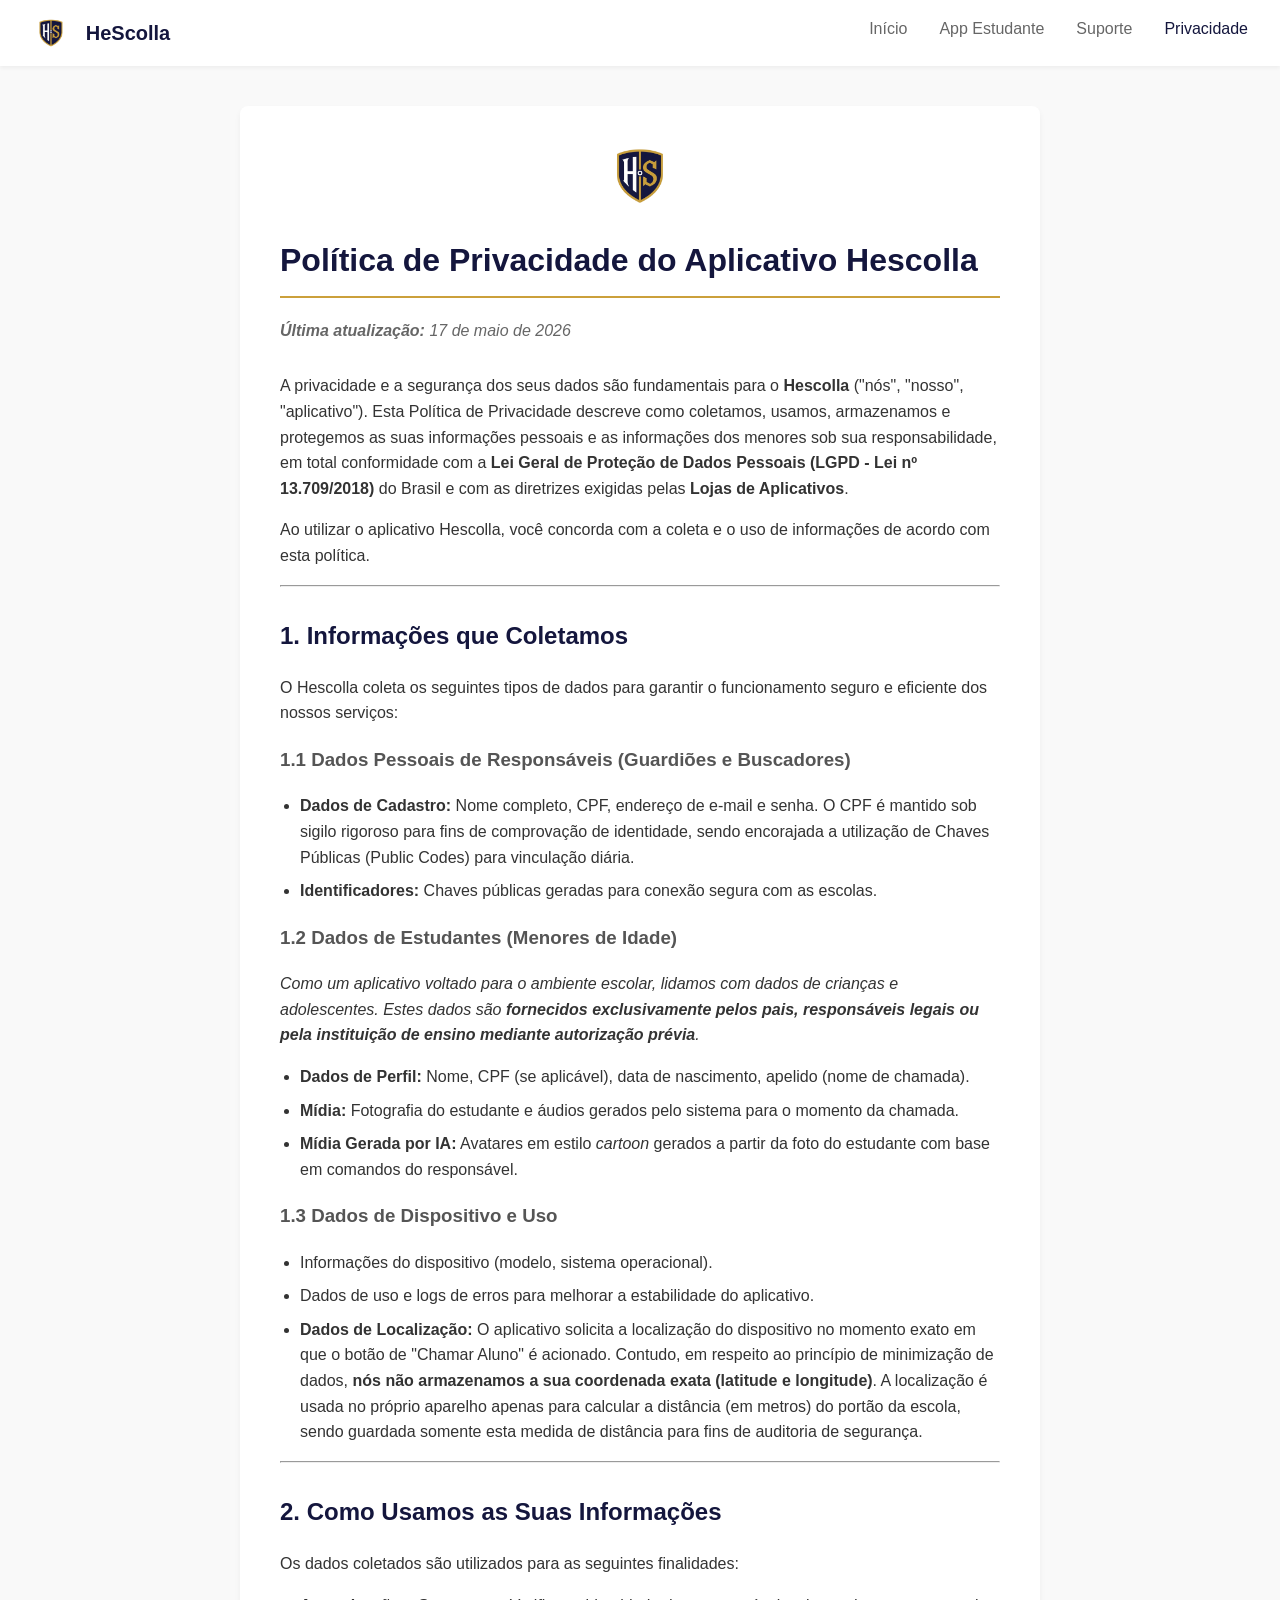
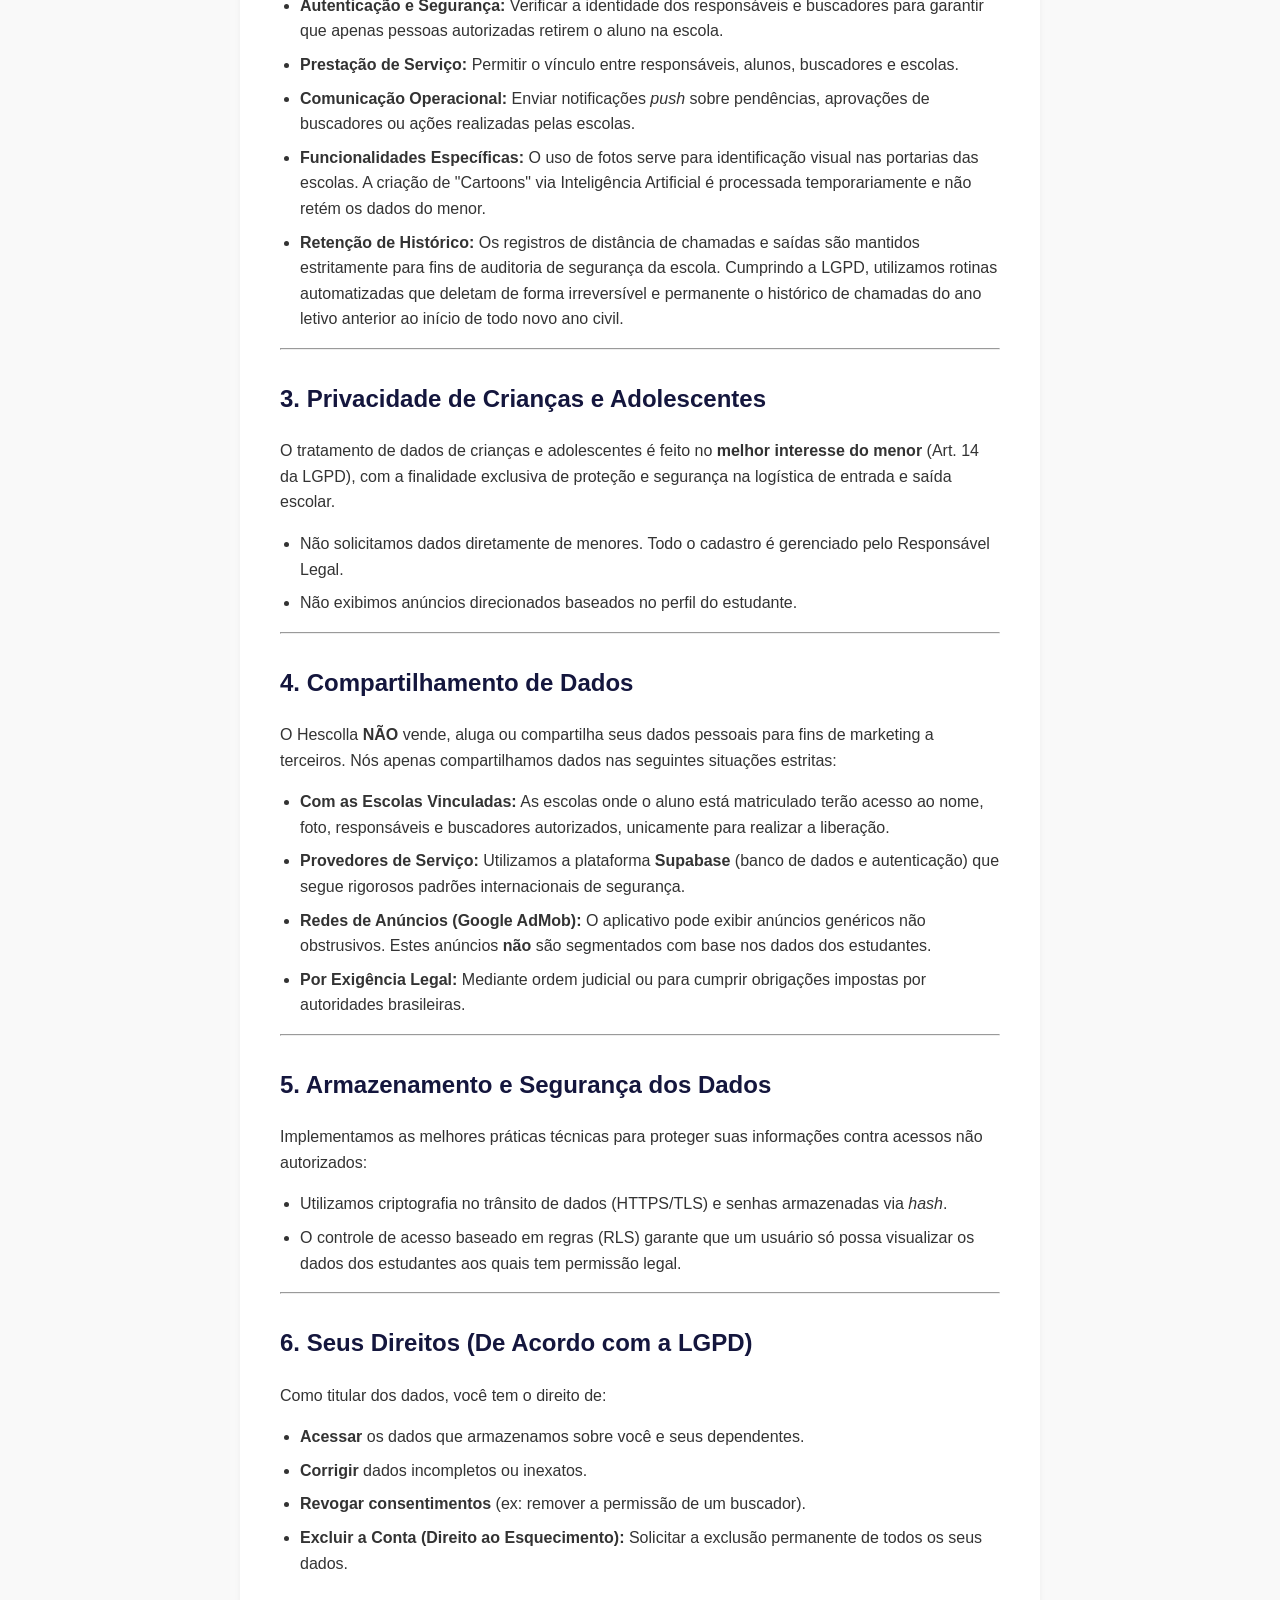
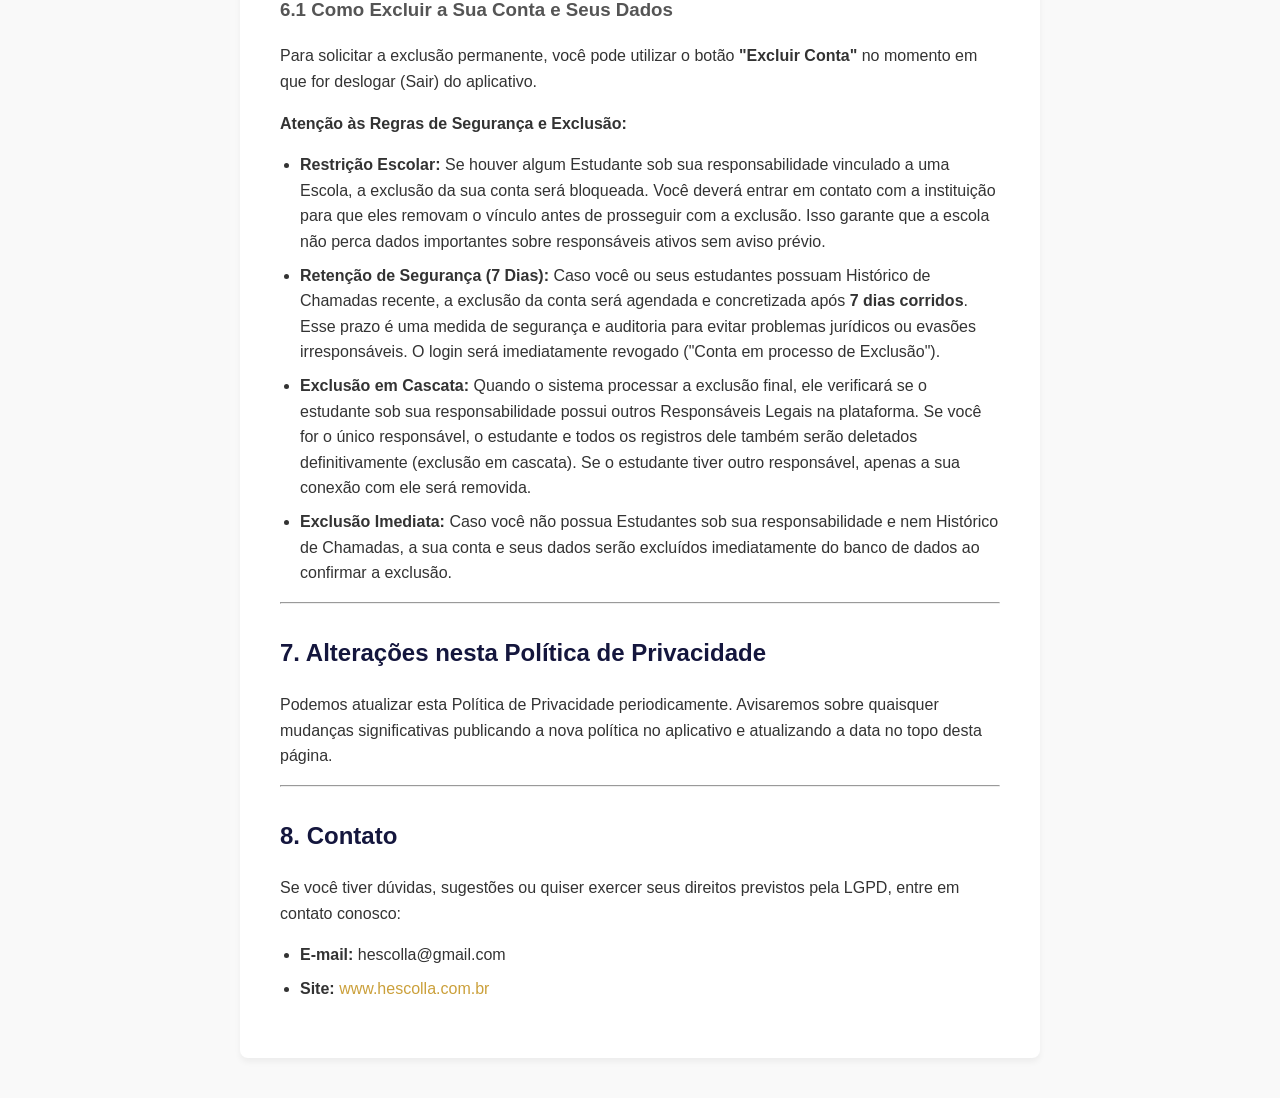
<file: privacy.html>
<!DOCTYPE html>
<html lang="pt-BR">

<head>
    <meta charset="UTF-8">
    <meta name="viewport" content="width=device-width, initial-scale=1.0">
    <title>Política de Privacidade - HeScolla</title>
    <style>
        body {
            font-family: 'Segoe UI', Roboto, Helvetica, Arial, sans-serif;
            line-height: 1.6;
            color: #333;
            margin: 0;
            padding: 0;
            background-color: #f9f9f9;
        }

        .main-content {
            max-width: 800px;
            margin: 40px auto;
            padding: 0 20px;
        }

        .container {
            background-color: #fff;
            padding: 40px;
            border-radius: 8px;
            box-shadow: 0 4px 6px rgba(0, 0, 0, 0.05);
        }

        h1 {
            color: #14163D;
            border-bottom: 2px solid #CBA03B;
            padding-bottom: 10px;
            margin-bottom: 20px;
        }

        h2 {
            color: #14163D;
            margin-top: 30px;
        }

        h3 {
            color: #555;
        }

        ul {
            padding-left: 20px;
        }

        li {
            margin-bottom: 8px;
        }

        a {
            color: #CBA03B;
            text-decoration: none;
        }

        a:hover {
            text-decoration: underline;
        }

        .date {
            font-style: italic;
            color: #666;
            margin-bottom: 30px;
        }

        /* Nav */
        header {
            background: #fff;
            padding: 1rem 2rem;
            display: flex;
            justify-content: space-between;
            align-items: center;
            box-shadow: 0 2px 4px rgba(0, 0, 0, 0.05);
        }

        .logo {
            display: flex;
            align-items: center;
            gap: 1rem;
            font-size: 1.25rem;
            font-weight: bold;
            color: #14163D;
            text-decoration: none;
        }

        nav ul {
            display: flex;
            gap: 2rem;
            list-style: none;
            margin: 0;
            padding: 0;
        }

        nav a {
            color: #666;
            font-weight: 500;
        }

        nav a:hover,
        nav a.active {
            color: #14163D;
        }
    </style>
    <link rel="icon" type="image/x-icon" href="favicon.ico">
    <link rel="apple-touch-icon" sizes="180x180" href="/apple-touch-icon.png">
    <link rel="icon" type="image/png" sizes="32x32" href="/favicon-32x32.png">
    <link rel="icon" type="image/png" sizes="16x16" href="/favicon-16x16.png">
    <link rel="manifest" href="/site.webmanifest">
</head>

<body>
    <header>
        <a href="index.html" class="logo">
            <img src="hs_logo.png" alt="HeScolla Logo" height="30">
            HeScolla
        </a>
        <nav>
            <ul>
                <li><a href="index.html">Início</a></li>
                <li><a href="estudante.html">App Estudante</a></li>
                <li><a href="support.html">Suporte</a></li>
                <li><a href="privacy.html" class="active">Privacidade</a></li>
            </ul>
        </nav>
    </header>

    <div class="main-content">
        <div class="container">
            <div style="text-align: center; margin-bottom: 20px;">
                <img src="hs_logo.png" alt="HeScolla Logo" height="60">
            </div>
            <h1>Política de Privacidade do Aplicativo Hescolla</h1>
            <p class="date"><strong>Última atualização:</strong> 17 de maio de 2026</p>

            <p>A privacidade e a segurança dos seus dados são fundamentais para o <strong>Hescolla</strong> ("nós",
                "nosso",
                "aplicativo"). Esta Política de Privacidade descreve como coletamos, usamos, armazenamos e protegemos as
                suas informações pessoais e as informações dos menores sob sua responsabilidade, em total conformidade
                com a
                <strong>Lei Geral de Proteção de Dados Pessoais (LGPD - Lei nº 13.709/2018)</strong> do Brasil e com as
                diretrizes exigidas pelas <strong>Lojas de Aplicativos</strong>.
            </p>

            <p>Ao utilizar o aplicativo Hescolla, você concorda com a coleta e o uso de informações de acordo com esta
                política.</p>

            <hr>

            <h2>1. Informações que Coletamos</h2>
            <p>O Hescolla coleta os seguintes tipos de dados para garantir o funcionamento seguro e eficiente dos nossos
                serviços:</p>

            <h3>1.1 Dados Pessoais de Responsáveis (Guardiões e Buscadores)</h3>
            <ul>
                <li><strong>Dados de Cadastro:</strong> Nome completo, CPF, endereço de e-mail e senha. O CPF é mantido
                    sob
                    sigilo rigoroso para fins de comprovação de identidade, sendo encorajada a utilização de Chaves
                    Públicas
                    (Public Codes) para vinculação diária.</li>
                <li><strong>Identificadores:</strong> Chaves públicas geradas para conexão segura com as escolas.</li>
            </ul>

            <h3>1.2 Dados de Estudantes (Menores de Idade)</h3>
            <p><em>Como um aplicativo voltado para o ambiente escolar, lidamos com dados de crianças e adolescentes.
                    Estes
                    dados são <strong>fornecidos exclusivamente pelos pais, responsáveis legais ou pela instituição de
                        ensino mediante autorização prévia</strong>.</em></p>
            <ul>
                <li><strong>Dados de Perfil:</strong> Nome, CPF (se aplicável), data de nascimento, apelido (nome de
                    chamada).</li>
                <li><strong>Mídia:</strong> Fotografia do estudante e áudios gerados pelo sistema para o momento da
                    chamada.
                </li>
                <li><strong>Mídia Gerada por IA:</strong> Avatares em estilo <em>cartoon</em> gerados a partir da foto
                    do
                    estudante com base em comandos do responsável.</li>
            </ul>

            <h3>1.3 Dados de Dispositivo e Uso</h3>
            <ul>
                <li>Informações do dispositivo (modelo, sistema operacional).</li>
                <li>Dados de uso e logs de erros para melhorar a estabilidade do aplicativo.</li>
                <li><strong>Dados de Localização:</strong> O aplicativo solicita a localização do dispositivo no momento
                    exato em que o botão de "Chamar Aluno" é acionado. Contudo, em respeito ao princípio de minimização
                    de
                    dados, <strong>nós não armazenamos a sua coordenada exata (latitude e longitude)</strong>. A
                    localização
                    é usada no próprio aparelho apenas para calcular a distância (em metros) do portão da escola, sendo
                    guardada somente esta medida de distância para fins de auditoria de segurança.</li>
            </ul>

            <hr>

            <h2>2. Como Usamos as Suas Informações</h2>
            <p>Os dados coletados são utilizados para as seguintes finalidades:</p>
            <ul>
                <li><strong>Autenticação e Segurança:</strong> Verificar a identidade dos responsáveis e buscadores para
                    garantir que apenas pessoas autorizadas retirem o aluno na escola.</li>
                <li><strong>Prestação de Serviço:</strong> Permitir o vínculo entre responsáveis, alunos, buscadores e
                    escolas.</li>
                <li><strong>Comunicação Operacional:</strong> Enviar notificações <em>push</em> sobre pendências,
                    aprovações
                    de buscadores ou ações realizadas pelas escolas.</li>
                <li><strong>Funcionalidades Específicas:</strong> O uso de fotos serve para identificação visual nas
                    portarias das escolas. A criação de "Cartoons" via Inteligência Artificial é processada
                    temporariamente
                    e não retém os dados do menor.</li>
                <li><strong>Retenção de Histórico:</strong> Os registros de distância de chamadas e saídas são mantidos
                    estritamente para fins de auditoria de segurança da escola. Cumprindo a LGPD, utilizamos rotinas
                    automatizadas que deletam de forma irreversível e permanente o histórico de chamadas do ano letivo
                    anterior ao início de todo novo ano civil.</li>
            </ul>

            <hr>

            <h2>3. Privacidade de Crianças e Adolescentes</h2>
            <p>O tratamento de dados de crianças e adolescentes é feito no <strong>melhor interesse do menor</strong>
                (Art.
                14 da LGPD), com a finalidade exclusiva de proteção e segurança na logística de entrada e saída escolar.
            </p>
            <ul>
                <li>Não solicitamos dados diretamente de menores. Todo o cadastro é gerenciado pelo Responsável Legal.
                </li>
                <li>Não exibimos anúncios direcionados baseados no perfil do estudante.</li>
            </ul>

            <hr>

            <h2>4. Compartilhamento de Dados</h2>
            <p>O Hescolla <strong>NÃO</strong> vende, aluga ou compartilha seus dados pessoais para fins de marketing a
                terceiros. Nós apenas compartilhamos dados nas seguintes situações estritas:</p>
            <ul>
                <li><strong>Com as Escolas Vinculadas:</strong> As escolas onde o aluno está matriculado terão acesso ao
                    nome, foto, responsáveis e buscadores autorizados, unicamente para realizar a liberação.</li>
                <li><strong>Provedores de Serviço:</strong> Utilizamos a plataforma <strong>Supabase</strong> (banco de
                    dados e autenticação) que segue rigorosos padrões internacionais de segurança.</li>
                <li><strong>Redes de Anúncios (Google AdMob):</strong> O aplicativo pode exibir anúncios genéricos não
                    obstrusivos. Estes anúncios <strong>não</strong> são segmentados com base nos dados dos estudantes.
                </li>
                <li><strong>Por Exigência Legal:</strong> Mediante ordem judicial ou para cumprir obrigações impostas
                    por
                    autoridades brasileiras.</li>
            </ul>

            <hr>

            <h2>5. Armazenamento e Segurança dos Dados</h2>
            <p>Implementamos as melhores práticas técnicas para proteger suas informações contra acessos não
                autorizados:
            </p>
            <ul>
                <li>Utilizamos criptografia no trânsito de dados (HTTPS/TLS) e senhas armazenadas via <em>hash</em>.
                </li>
                <li>O controle de acesso baseado em regras (RLS) garante que um usuário só possa visualizar os dados dos
                    estudantes aos quais tem permissão legal.</li>
            </ul>

            <hr>

            <h2>6. Seus Direitos (De Acordo com a LGPD)</h2>
            <p>Como titular dos dados, você tem o direito de:</p>
            <ul>
                <li><strong>Acessar</strong> os dados que armazenamos sobre você e seus dependentes.</li>
                <li><strong>Corrigir</strong> dados incompletos ou inexatos.</li>
                <li><strong>Revogar consentimentos</strong> (ex: remover a permissão de um buscador).</li>
                <li><strong>Excluir a Conta (Direito ao Esquecimento):</strong> Solicitar a exclusão permanente de todos
                    os
                    seus dados.</li>
            </ul>

            <h3>6.1 Como Excluir a Sua Conta e Seus Dados</h3>
            <p>Para solicitar a exclusão permanente, você pode utilizar o botão <strong>"Excluir Conta"</strong> no
                momento
                em que for deslogar (Sair) do aplicativo.</p>
            <p><strong>Atenção às Regras de Segurança e Exclusão:</strong></p>
            <ul>
                <li><strong>Restrição Escolar:</strong> Se houver algum Estudante sob sua responsabilidade vinculado a
                    uma
                    Escola, a exclusão da sua conta será bloqueada. Você deverá entrar em contato com a instituição para
                    que
                    eles removam o vínculo antes de prosseguir com a exclusão. Isso garante que a escola não perca dados
                    importantes sobre responsáveis ativos sem aviso prévio.</li>
                <li><strong>Retenção de Segurança (7 Dias):</strong> Caso você ou seus estudantes possuam Histórico de
                    Chamadas recente, a exclusão da conta será agendada e concretizada após <strong>7 dias
                        corridos</strong>. Esse prazo é uma medida de segurança e auditoria para evitar problemas
                    jurídicos
                    ou evasões irresponsáveis. O login será imediatamente revogado ("Conta em processo de Exclusão").
                </li>
                <li><strong>Exclusão em Cascata:</strong> Quando o sistema processar a exclusão final, ele verificará se
                    o
                    estudante sob sua responsabilidade possui outros Responsáveis Legais na plataforma. Se você for o
                    único
                    responsável, o estudante e todos os registros dele também serão deletados definitivamente (exclusão
                    em
                    cascata). Se o estudante tiver outro responsável, apenas a sua conexão com ele será removida.</li>
                <li><strong>Exclusão Imediata:</strong> Caso você não possua Estudantes sob sua responsabilidade e nem
                    Histórico de Chamadas, a sua conta e seus dados serão excluídos imediatamente do banco de dados ao
                    confirmar a exclusão.</li>
            </ul>

            <hr>

            <h2>7. Alterações nesta Política de Privacidade</h2>
            <p>Podemos atualizar esta Política de Privacidade periodicamente. Avisaremos sobre quaisquer mudanças
                significativas publicando a nova política no aplicativo e atualizando a data no topo desta página.</p>

            <hr>

            <h2>8. Contato</h2>
            <p>Se você tiver dúvidas, sugestões ou quiser exercer seus direitos previstos pela LGPD, entre em contato
                conosco:</p>
            <ul>
                <li><strong>E-mail:</strong> hescolla@gmail.com</li>
                <li><strong>Site:</strong> <a href="#">www.hescolla.com.br</a></li>
            </ul>
        </div>

    </div>
    </div>

</body>

</html>
</file>
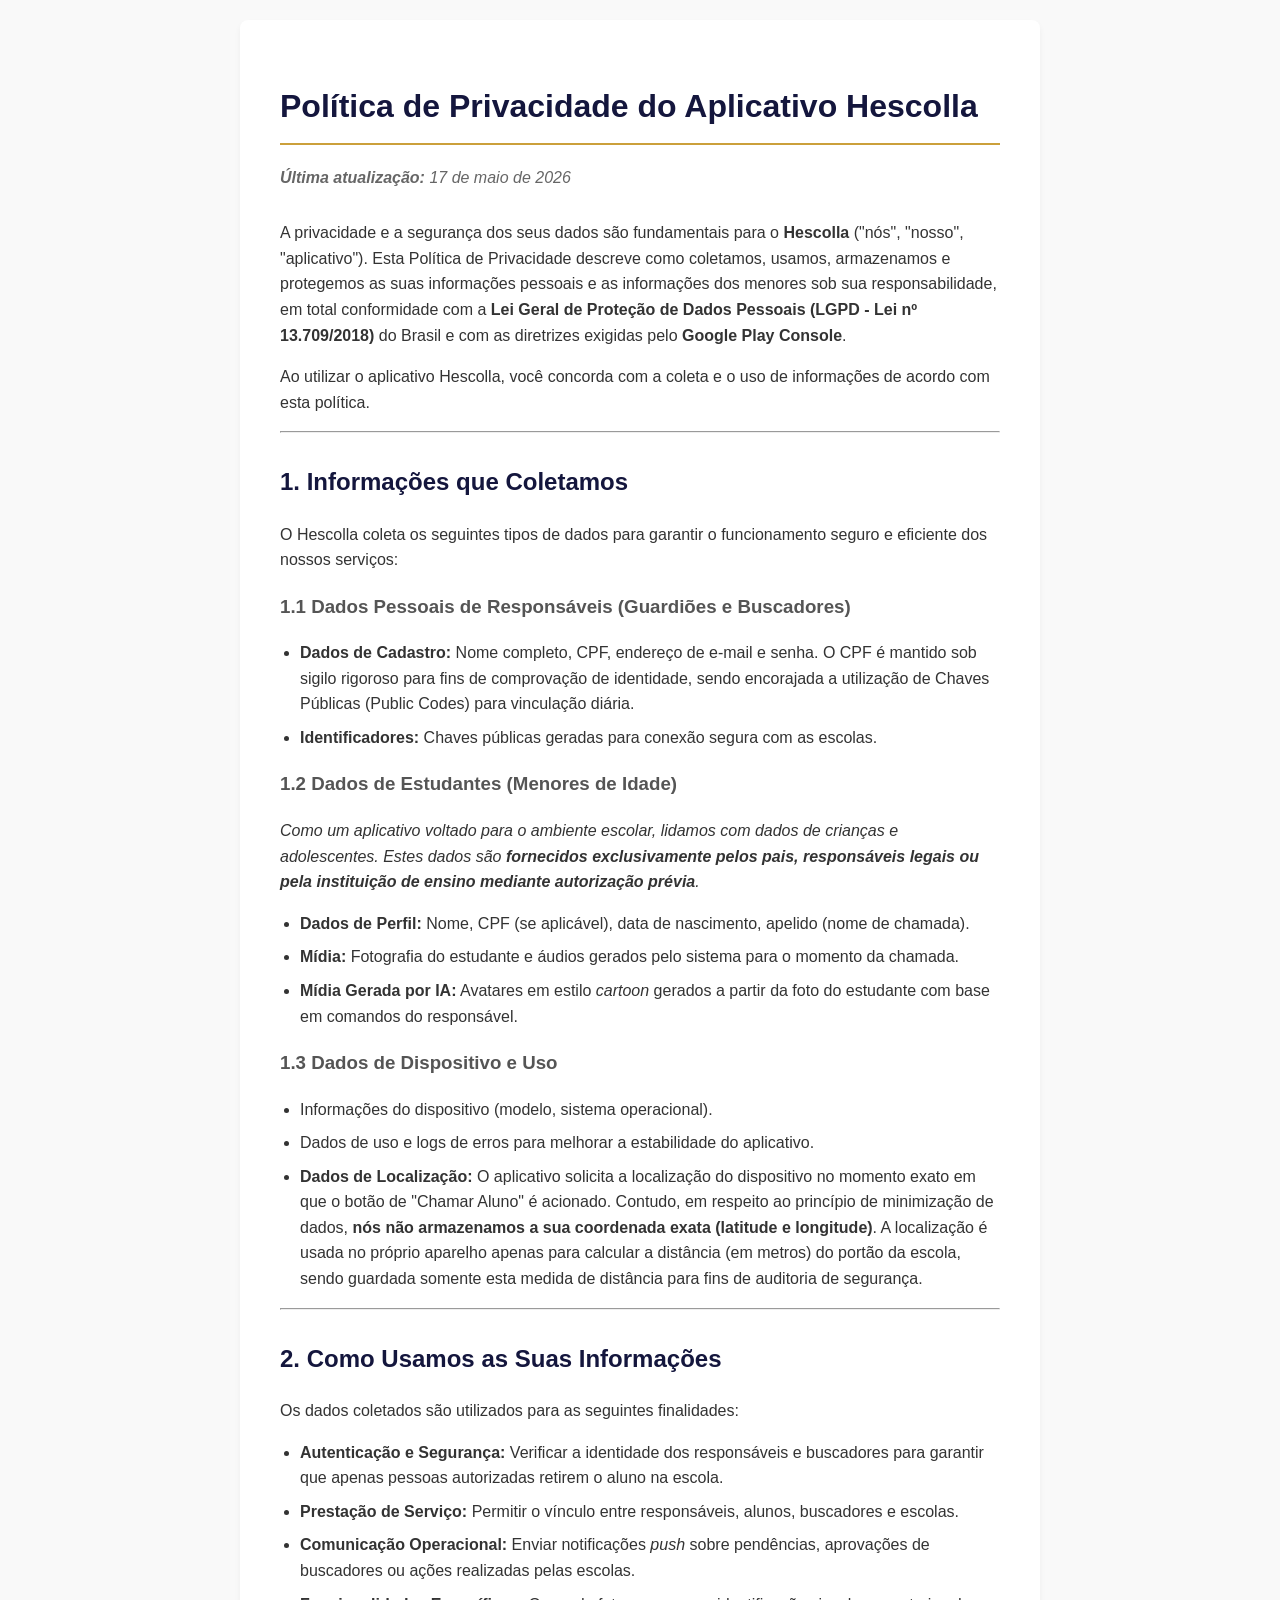
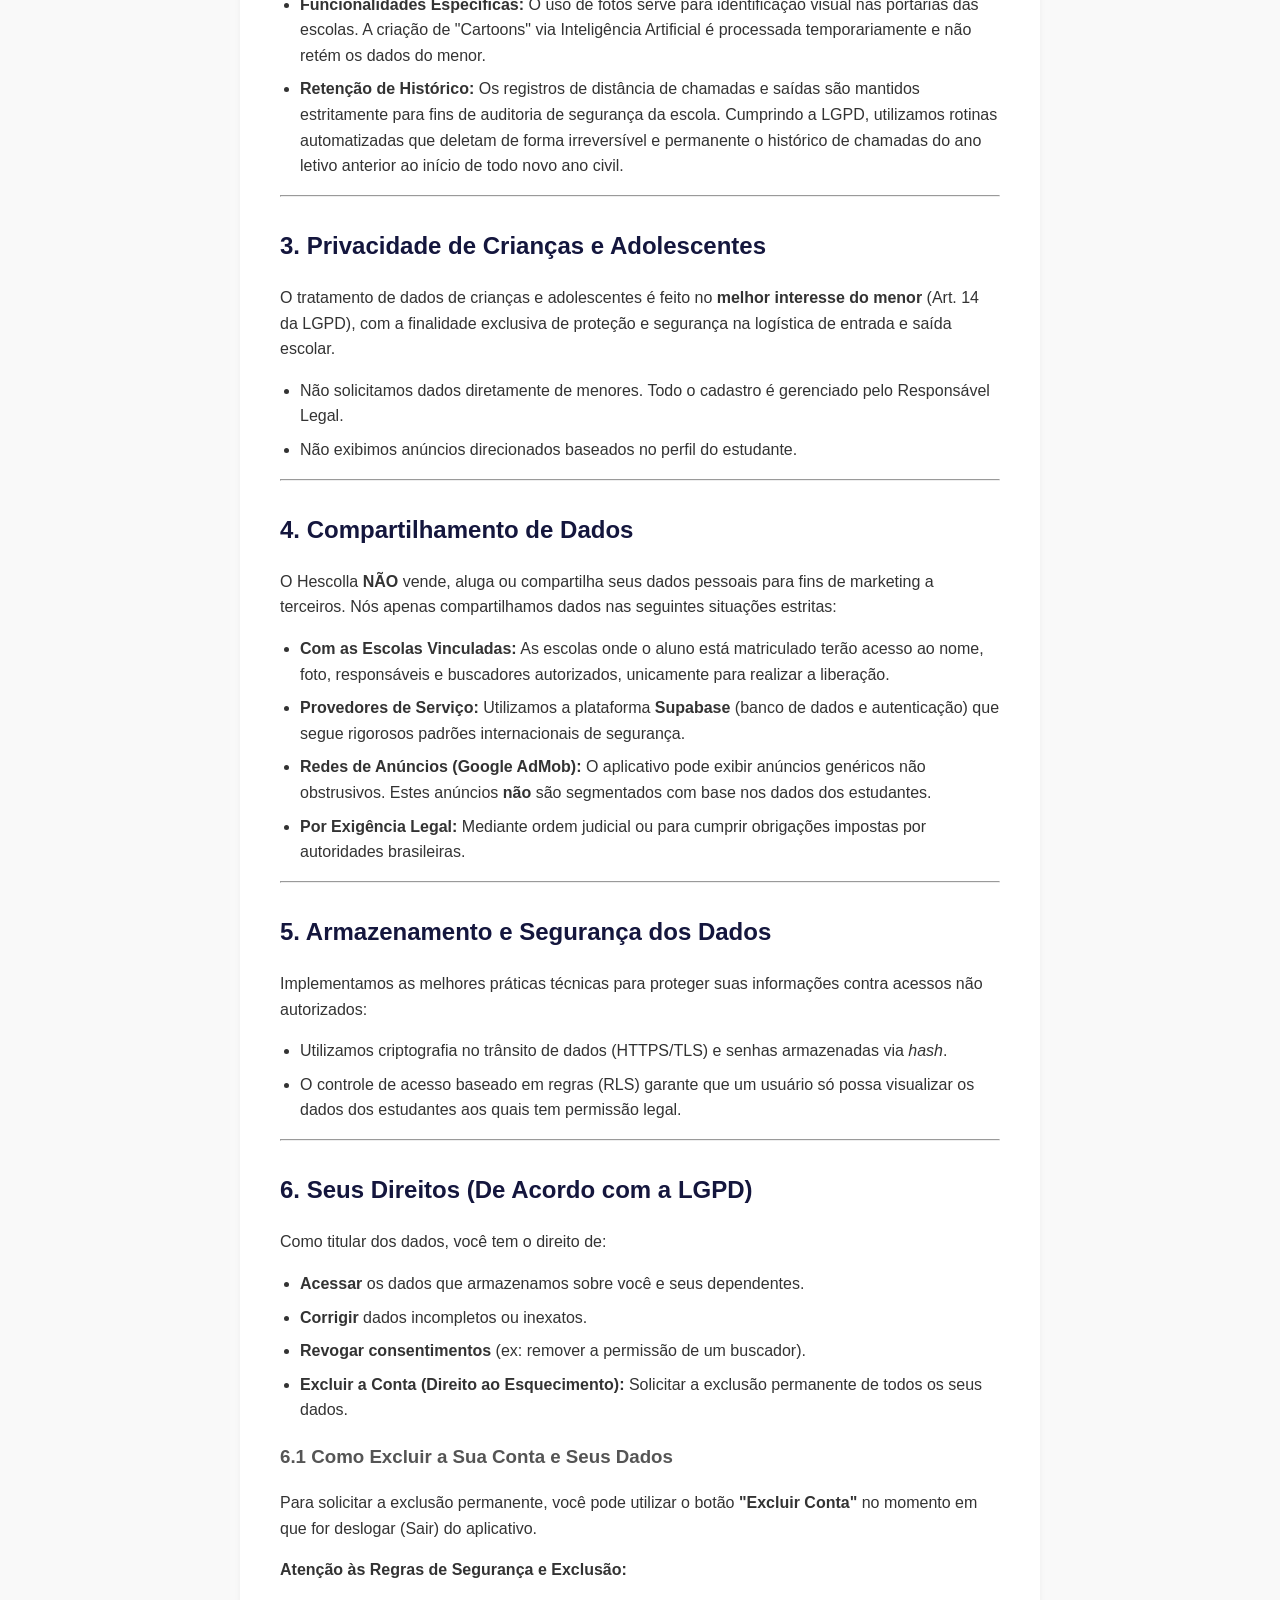
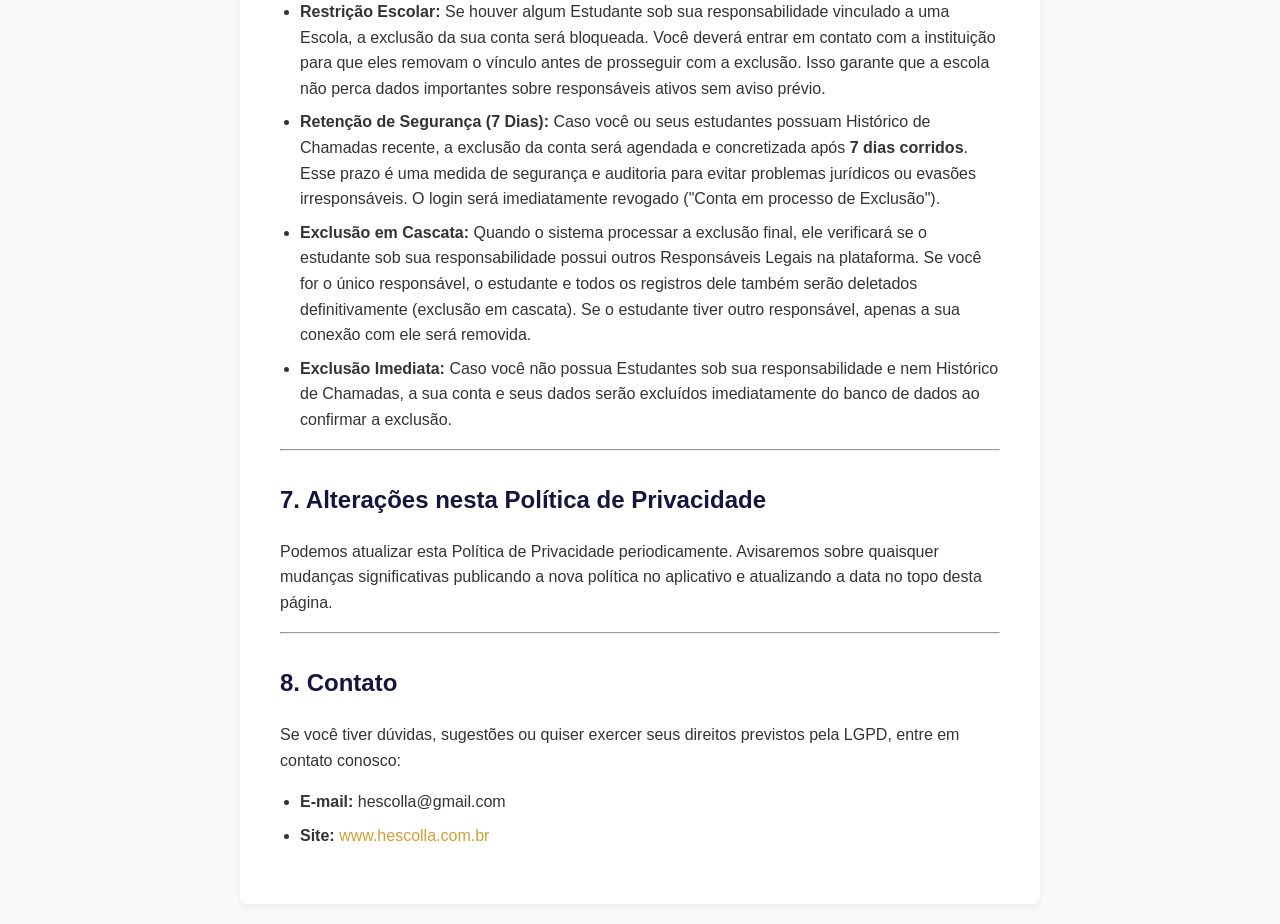
<file: privacy_policy.html>
<!DOCTYPE html>
<html lang="pt-BR">

<head>
    <meta charset="UTF-8">
    <meta name="viewport" content="width=device-width, initial-scale=1.0">
    <title>Política de Privacidade - HeScolla</title>
    <style>
        body {
            font-family: 'Segoe UI', Roboto, Helvetica, Arial, sans-serif;
            line-height: 1.6;
            color: #333;
            max-width: 800px;
            margin: 0 auto;
            padding: 20px;
            background-color: #f9f9f9;
        }

        .container {
            background-color: #fff;
            padding: 40px;
            border-radius: 8px;
            box-shadow: 0 4px 6px rgba(0, 0, 0, 0.05);
        }

        h1 {
            color: #14163D;
            border-bottom: 2px solid #CBA03B;
            padding-bottom: 10px;
            margin-bottom: 20px;
        }

        h2 {
            color: #14163D;
            margin-top: 30px;
        }

        h3 {
            color: #555;
        }

        ul {
            padding-left: 20px;
        }

        li {
            margin-bottom: 8px;
        }

        a {
            color: #CBA03B;
            text-decoration: none;
        }

        a:hover {
            text-decoration: underline;
        }

        .date {
            font-style: italic;
            color: #666;
            margin-bottom: 30px;
        }
    </style>
</head>

<body>

    <div class="container">
        <h1>Política de Privacidade do Aplicativo Hescolla</h1>
        <p class="date"><strong>Última atualização:</strong> 17 de maio de 2026</p>

        <p>A privacidade e a segurança dos seus dados são fundamentais para o <strong>Hescolla</strong> ("nós", "nosso",
            "aplicativo"). Esta Política de Privacidade descreve como coletamos, usamos, armazenamos e protegemos as
            suas informações pessoais e as informações dos menores sob sua responsabilidade, em total conformidade com a
            <strong>Lei Geral de Proteção de Dados Pessoais (LGPD - Lei nº 13.709/2018)</strong> do Brasil e com as
            diretrizes exigidas pelo <strong>Google Play Console</strong>.
        </p>

        <p>Ao utilizar o aplicativo Hescolla, você concorda com a coleta e o uso de informações de acordo com esta
            política.</p>

        <hr>

        <h2>1. Informações que Coletamos</h2>
        <p>O Hescolla coleta os seguintes tipos de dados para garantir o funcionamento seguro e eficiente dos nossos
            serviços:</p>

        <h3>1.1 Dados Pessoais de Responsáveis (Guardiões e Buscadores)</h3>
        <ul>
            <li><strong>Dados de Cadastro:</strong> Nome completo, CPF, endereço de e-mail e senha. O CPF é mantido sob
                sigilo rigoroso para fins de comprovação de identidade, sendo encorajada a utilização de Chaves Públicas
                (Public Codes) para vinculação diária.</li>
            <li><strong>Identificadores:</strong> Chaves públicas geradas para conexão segura com as escolas.</li>
        </ul>

        <h3>1.2 Dados de Estudantes (Menores de Idade)</h3>
        <p><em>Como um aplicativo voltado para o ambiente escolar, lidamos com dados de crianças e adolescentes. Estes
                dados são <strong>fornecidos exclusivamente pelos pais, responsáveis legais ou pela instituição de
                    ensino mediante autorização prévia</strong>.</em></p>
        <ul>
            <li><strong>Dados de Perfil:</strong> Nome, CPF (se aplicável), data de nascimento, apelido (nome de
                chamada).</li>
            <li><strong>Mídia:</strong> Fotografia do estudante e áudios gerados pelo sistema para o momento da chamada.
            </li>
            <li><strong>Mídia Gerada por IA:</strong> Avatares em estilo <em>cartoon</em> gerados a partir da foto do
                estudante com base em comandos do responsável.</li>
        </ul>

        <h3>1.3 Dados de Dispositivo e Uso</h3>
        <ul>
            <li>Informações do dispositivo (modelo, sistema operacional).</li>
            <li>Dados de uso e logs de erros para melhorar a estabilidade do aplicativo.</li>
            <li><strong>Dados de Localização:</strong> O aplicativo solicita a localização do dispositivo no momento
                exato em que o botão de "Chamar Aluno" é acionado. Contudo, em respeito ao princípio de minimização de
                dados, <strong>nós não armazenamos a sua coordenada exata (latitude e longitude)</strong>. A localização
                é usada no próprio aparelho apenas para calcular a distância (em metros) do portão da escola, sendo
                guardada somente esta medida de distância para fins de auditoria de segurança.</li>
        </ul>

        <hr>

        <h2>2. Como Usamos as Suas Informações</h2>
        <p>Os dados coletados são utilizados para as seguintes finalidades:</p>
        <ul>
            <li><strong>Autenticação e Segurança:</strong> Verificar a identidade dos responsáveis e buscadores para
                garantir que apenas pessoas autorizadas retirem o aluno na escola.</li>
            <li><strong>Prestação de Serviço:</strong> Permitir o vínculo entre responsáveis, alunos, buscadores e
                escolas.</li>
            <li><strong>Comunicação Operacional:</strong> Enviar notificações <em>push</em> sobre pendências, aprovações
                de buscadores ou ações realizadas pelas escolas.</li>
            <li><strong>Funcionalidades Específicas:</strong> O uso de fotos serve para identificação visual nas
                portarias das escolas. A criação de "Cartoons" via Inteligência Artificial é processada temporariamente
                e não retém os dados do menor.</li>
            <li><strong>Retenção de Histórico:</strong> Os registros de distância de chamadas e saídas são mantidos
                estritamente para fins de auditoria de segurança da escola. Cumprindo a LGPD, utilizamos rotinas
                automatizadas que deletam de forma irreversível e permanente o histórico de chamadas do ano letivo
                anterior ao início de todo novo ano civil.</li>
        </ul>

        <hr>

        <h2>3. Privacidade de Crianças e Adolescentes</h2>
        <p>O tratamento de dados de crianças e adolescentes é feito no <strong>melhor interesse do menor</strong> (Art.
            14 da LGPD), com a finalidade exclusiva de proteção e segurança na logística de entrada e saída escolar.</p>
        <ul>
            <li>Não solicitamos dados diretamente de menores. Todo o cadastro é gerenciado pelo Responsável Legal.</li>
            <li>Não exibimos anúncios direcionados baseados no perfil do estudante.</li>
        </ul>

        <hr>

        <h2>4. Compartilhamento de Dados</h2>
        <p>O Hescolla <strong>NÃO</strong> vende, aluga ou compartilha seus dados pessoais para fins de marketing a
            terceiros. Nós apenas compartilhamos dados nas seguintes situações estritas:</p>
        <ul>
            <li><strong>Com as Escolas Vinculadas:</strong> As escolas onde o aluno está matriculado terão acesso ao
                nome, foto, responsáveis e buscadores autorizados, unicamente para realizar a liberação.</li>
            <li><strong>Provedores de Serviço:</strong> Utilizamos a plataforma <strong>Supabase</strong> (banco de
                dados e autenticação) que segue rigorosos padrões internacionais de segurança.</li>
            <li><strong>Redes de Anúncios (Google AdMob):</strong> O aplicativo pode exibir anúncios genéricos não
                obstrusivos. Estes anúncios <strong>não</strong> são segmentados com base nos dados dos estudantes.</li>
            <li><strong>Por Exigência Legal:</strong> Mediante ordem judicial ou para cumprir obrigações impostas por
                autoridades brasileiras.</li>
        </ul>

        <hr>

        <h2>5. Armazenamento e Segurança dos Dados</h2>
        <p>Implementamos as melhores práticas técnicas para proteger suas informações contra acessos não autorizados:
        </p>
        <ul>
            <li>Utilizamos criptografia no trânsito de dados (HTTPS/TLS) e senhas armazenadas via <em>hash</em>.</li>
            <li>O controle de acesso baseado em regras (RLS) garante que um usuário só possa visualizar os dados dos
                estudantes aos quais tem permissão legal.</li>
        </ul>

        <hr>

        <h2>6. Seus Direitos (De Acordo com a LGPD)</h2>
        <p>Como titular dos dados, você tem o direito de:</p>
        <ul>
            <li><strong>Acessar</strong> os dados que armazenamos sobre você e seus dependentes.</li>
            <li><strong>Corrigir</strong> dados incompletos ou inexatos.</li>
            <li><strong>Revogar consentimentos</strong> (ex: remover a permissão de um buscador).</li>
            <li><strong>Excluir a Conta (Direito ao Esquecimento):</strong> Solicitar a exclusão permanente de todos os
                seus dados.</li>
        </ul>

        <h3>6.1 Como Excluir a Sua Conta e Seus Dados</h3>
        <p>Para solicitar a exclusão permanente, você pode utilizar o botão <strong>"Excluir Conta"</strong> no momento
            em que for deslogar (Sair) do aplicativo.</p>
        <p><strong>Atenção às Regras de Segurança e Exclusão:</strong></p>
        <ul>
            <li><strong>Restrição Escolar:</strong> Se houver algum Estudante sob sua responsabilidade vinculado a uma
                Escola, a exclusão da sua conta será bloqueada. Você deverá entrar em contato com a instituição para que
                eles removam o vínculo antes de prosseguir com a exclusão. Isso garante que a escola não perca dados
                importantes sobre responsáveis ativos sem aviso prévio.</li>
            <li><strong>Retenção de Segurança (7 Dias):</strong> Caso você ou seus estudantes possuam Histórico de
                Chamadas recente, a exclusão da conta será agendada e concretizada após <strong>7 dias
                    corridos</strong>. Esse prazo é uma medida de segurança e auditoria para evitar problemas jurídicos
                ou evasões irresponsáveis. O login será imediatamente revogado ("Conta em processo de Exclusão").</li>
            <li><strong>Exclusão em Cascata:</strong> Quando o sistema processar a exclusão final, ele verificará se o
                estudante sob sua responsabilidade possui outros Responsáveis Legais na plataforma. Se você for o único
                responsável, o estudante e todos os registros dele também serão deletados definitivamente (exclusão em
                cascata). Se o estudante tiver outro responsável, apenas a sua conexão com ele será removida.</li>
            <li><strong>Exclusão Imediata:</strong> Caso você não possua Estudantes sob sua responsabilidade e nem
                Histórico de Chamadas, a sua conta e seus dados serão excluídos imediatamente do banco de dados ao
                confirmar a exclusão.</li>
        </ul>

        <hr>

        <h2>7. Alterações nesta Política de Privacidade</h2>
        <p>Podemos atualizar esta Política de Privacidade periodicamente. Avisaremos sobre quaisquer mudanças
            significativas publicando a nova política no aplicativo e atualizando a data no topo desta página.</p>

        <hr>

        <h2>8. Contato</h2>
        <p>Se você tiver dúvidas, sugestões ou quiser exercer seus direitos previstos pela LGPD, entre em contato
            conosco:</p>
        <ul>
            <li><strong>E-mail:</strong> hescolla@gmail.com</li>
            <li><strong>Site:</strong> <a href="#">www.hescolla.com.br</a></li>
        </ul>
    </div>

</body>

</html>
</file>
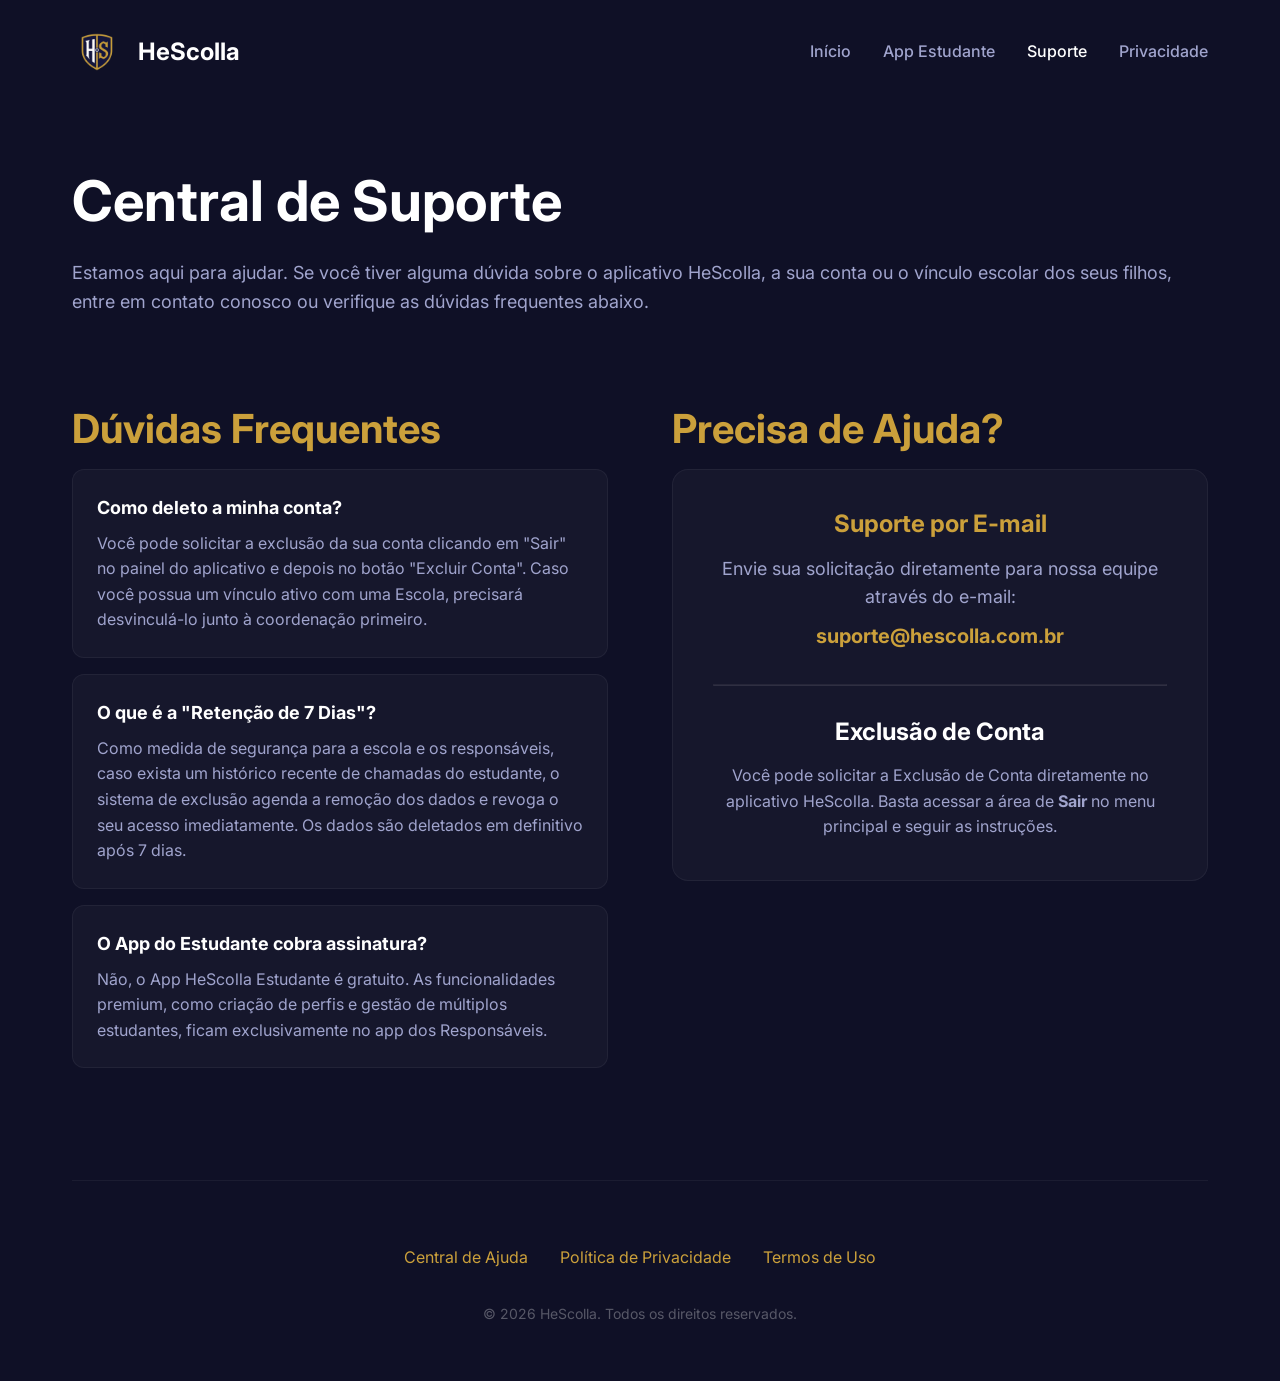
<file: support.html>
<!DOCTYPE html>
<html lang="pt-BR">

<head>
    <meta charset="UTF-8">
    <meta name="viewport" content="width=device-width, initial-scale=1.0">
    <title>Suporte - HeScolla</title>
    <link href="https://fonts.googleapis.com/css2?family=Inter:wght@400;500;700&display=swap" rel="stylesheet">
    <link rel="stylesheet" href="styles.css">
    <link rel="icon" type="image/x-icon" href="favicon.ico">
    <link rel="apple-touch-icon" sizes="180x180" href="/apple-touch-icon.png">
    <link rel="icon" type="image/png" sizes="32x32" href="/favicon-32x32.png">
    <link rel="icon" type="image/png" sizes="16x16" href="/favicon-16x16.png">
    <link rel="manifest" href="/site.webmanifest">
</head>

<body>
    <div class="container">
        <header>
            <a href="index.html" class="logo">
                <img src="hs_logo.png" alt="HeScolla Logo" height="40">
                HeScolla
            </a>
            <nav>
                <ul>
                    <li><a href="index.html">Início</a></li>
                    <li><a href="estudante.html">App Estudante</a></li>
                    <li><a href="support.html" class="active">Suporte</a></li>
                    <li><a href="privacy.html">Privacidade</a></li>
                </ul>
            </nav>
        </header>

        <section style="padding: 4rem 0;">
            <h1>Central de Suporte</h1>
            <p>Estamos aqui para ajudar. Se você tiver alguma dúvida sobre o aplicativo HeScolla, a sua conta ou o
                vínculo escolar dos seus filhos, entre em contato conosco ou verifique as dúvidas frequentes abaixo.</p>
        </section>

        <div style="display: grid; grid-template-columns: 1fr 1fr; gap: 4rem; padding-bottom: 6rem;">
            <!-- FAQ Column -->
            <div class="animate-fade-in delay-1">
                <h2>Dúvidas Frequentes</h2>

                <div class="faq-item">
                    <div class="faq-question">Como deleto a minha conta?</div>
                    <div class="faq-answer">Você pode solicitar a exclusão da sua conta clicando em "Sair" no painel do
                        aplicativo e depois no botão "Excluir Conta". Caso você possua um vínculo ativo com uma Escola,
                        precisará desvinculá-lo junto à coordenação primeiro.</div>
                </div>

                <div class="faq-item">
                    <div class="faq-question">O que é a "Retenção de 7 Dias"?</div>
                    <div class="faq-answer">Como medida de segurança para a escola e os responsáveis, caso exista um
                        histórico recente de chamadas do estudante, o sistema de exclusão agenda a remoção dos dados e
                        revoga o seu acesso imediatamente. Os dados são deletados em definitivo após 7 dias.</div>
                </div>

                <div class="faq-item">
                    <div class="faq-question">O App do Estudante cobra assinatura?</div>
                    <div class="faq-answer">Não, o App HeScolla Estudante é gratuito. As funcionalidades premium, como
                        criação de perfis e gestão de múltiplos estudantes, ficam exclusivamente no app dos
                        Responsáveis.</div>
                </div>
            </div>

            <!-- Contact Column -->
            <div class="animate-fade-in delay-2">
                <h2>Precisa de Ajuda?</h2>
                <div
                    style="background: rgba(255, 255, 255, 0.03); padding: 2.5rem; border-radius: 16px; border: 1px solid rgba(255, 255, 255, 0.05); text-align: center;">
                    <div style="margin-bottom: 2rem;">
                        <h3 style="color: var(--accent-gold); margin-bottom: 1rem;">Suporte por E-mail</h3>
                        <p style="margin-bottom: 0;">Envie sua solicitação diretamente para nossa equipe através do
                            e-mail:</p>
                        <a href="mailto:suporte@hescolla.com.br"
                            style="font-size: 1.25rem; font-weight: bold; display: block; margin-top: 0.5rem;">suporte@hescolla.com.br</a>
                    </div>

                    <hr style="border-color: rgba(255,255,255,0.1); margin: 2rem 0;">

                    <div>
                        <h3 style="color: var(--text-primary); margin-bottom: 1rem;">Exclusão de Conta</h3>
                        <p style="margin-bottom: 0; font-size: 1rem;">Você pode solicitar a Exclusão de Conta
                            diretamente no aplicativo HeScolla. Basta acessar a área de <strong>Sair</strong> no menu
                            principal e seguir as instruções.</p>
                    </div>
                </div>
            </div>
        </div>

        <footer>
            <div class="footer-links">
                <a href="support.html">Central de Ajuda</a>
                <a href="privacy.html">Política de Privacidade</a>
                <a href="#">Termos de Uso</a>
            </div>
            <p class="copyright">&copy; 2026 HeScolla. Todos os direitos reservados.</p>
        </footer>
    </div>
</body>

</html>
</file>
<file: styles.css>
:root {
    --bg-primary: #0F1026;
    --bg-secondary: #14163D;
    --accent-gold: #CBA03B;
    --accent-gold-hover: #E5B951;
    --text-primary: #FFFFFF;
    --text-secondary: #A0A4CD;
    --font-main: 'Inter', system-ui, -apple-system, sans-serif;
}

* {
    margin: 0;
    padding: 0;
    box-sizing: border-box;
}

body {
    font-family: var(--font-main);
    background-color: var(--bg-primary);
    color: var(--text-primary);
    line-height: 1.6;
    overflow-x: hidden;
}

/* Typography */
h1, h2, h3, h4 {
    font-weight: 700;
    line-height: 1.2;
}

h1 { font-size: 3.5rem; margin-bottom: 1.5rem; }
h2 { font-size: 2.5rem; margin-bottom: 1rem; color: var(--accent-gold); }
h3 { font-size: 1.5rem; margin-bottom: 0.75rem; }

p { margin-bottom: 1.5rem; color: var(--text-secondary); font-size: 1.125rem; }

a {
    color: var(--accent-gold);
    text-decoration: none;
    transition: color 0.3s ease;
}

a:hover { color: var(--accent-gold-hover); }

/* Layout */
.container {
    max-width: 1200px;
    margin: 0 auto;
    padding: 0 2rem;
}

/* Header */
header {
    padding: 2rem 0;
    display: flex;
    justify-content: space-between;
    align-items: center;
}

.logo {
    display: flex;
    align-items: center;
    gap: 1rem;
    font-size: 1.5rem;
    font-weight: bold;
    color: var(--text-primary);
}

.logo img {
    height: 40px;
}

nav ul {
    display: flex;
    gap: 2rem;
    list-style: none;
}

nav a {
    color: var(--text-secondary);
    font-weight: 500;
}

nav a:hover, nav a.active {
    color: var(--text-primary);
}

/* Hero Section */
.hero {
    padding: 6rem 0;
    text-align: center;
    position: relative;
    overflow: hidden;
}

.hero::before {
    content: '';
    position: absolute;
    top: -50%;
    left: -50%;
    width: 200%;
    height: 200%;
    background: radial-gradient(circle at center, rgba(20, 22, 61, 0.8) 0%, rgba(15, 16, 38, 0) 50%);
    z-index: -1;
}

.hero h1 span {
    background: linear-gradient(135deg, var(--accent-gold) 0%, #F9E596 100%);
    -webkit-background-clip: text;
    -webkit-text-fill-color: transparent;
}

.hero p {
    max-width: 700px;
    margin: 0 auto 3rem auto;
    font-size: 1.25rem;
}

.badges {
    display: flex;
    justify-content: center;
    gap: 1.5rem;
    flex-wrap: wrap;
}

.store-badge {
    height: 50px;
    transition: transform 0.3s cubic-bezier(0.175, 0.885, 0.32, 1.275);
}

.store-badge:hover {
    transform: translateY(-5px) scale(1.05);
}

/* Cards Section */
.apps-showcase {
    padding: 5rem 0;
    background-color: var(--bg-secondary);
}

.grid {
    display: grid;
    grid-template-columns: repeat(auto-fit, minmax(350px, 1fr));
    gap: 3rem;
}

.card {
    background: rgba(255, 255, 255, 0.03);
    border: 1px solid rgba(255, 255, 255, 0.05);
    border-radius: 24px;
    padding: 3rem 2rem;
    backdrop-filter: blur(10px);
    transition: transform 0.3s ease, border-color 0.3s ease;
    display: flex;
    flex-direction: column;
    align-items: center;
    text-align: center;
}

.card:hover {
    transform: translateY(-10px);
    border-color: var(--accent-gold);
}

.card-icon {
    width: 80px;
    height: 80px;
    background: linear-gradient(135deg, var(--bg-primary) 0%, var(--bg-secondary) 100%);
    border-radius: 20px;
    display: flex;
    align-items: center;
    justify-content: center;
    margin-bottom: 2rem;
    box-shadow: 0 10px 30px rgba(0, 0, 0, 0.5);
    border: 1px solid rgba(203, 160, 59, 0.3);
}

.card-icon svg {
    width: 40px;
    height: 40px;
    fill: var(--accent-gold);
}

/* Button */
.btn {
    display: inline-flex;
    align-items: center;
    justify-content: center;
    padding: 1rem 2rem;
    background: var(--accent-gold);
    color: var(--bg-primary);
    border-radius: 12px;
    font-weight: 700;
    font-size: 1rem;
    transition: all 0.3s ease;
    border: none;
    cursor: pointer;
    box-shadow: 0 8px 20px rgba(203, 160, 59, 0.2);
}

.btn:hover {
    background: var(--accent-gold-hover);
    transform: translateY(-2px);
    box-shadow: 0 12px 25px rgba(203, 160, 59, 0.4);
}

.btn-outline {
    background: transparent;
    border: 2px solid var(--accent-gold);
    color: var(--accent-gold);
    box-shadow: none;
}

.btn-outline:hover {
    background: rgba(203, 160, 59, 0.1);
    color: var(--accent-gold-hover);
    border-color: var(--accent-gold-hover);
}

/* Support Form */
.form-group {
    margin-bottom: 1.5rem;
}

.form-group label {
    display: block;
    margin-bottom: 0.5rem;
    font-weight: 500;
    color: var(--text-primary);
}

.form-control {
    width: 100%;
    padding: 1rem;
    background: rgba(255, 255, 255, 0.05);
    border: 1px solid rgba(255, 255, 255, 0.1);
    border-radius: 8px;
    color: var(--text-primary);
    font-family: var(--font-main);
    font-size: 1rem;
    transition: border-color 0.3s ease, background 0.3s ease;
}

.form-control:focus {
    outline: none;
    border-color: var(--accent-gold);
    background: rgba(255, 255, 255, 0.08);
}

textarea.form-control {
    min-height: 150px;
    resize: vertical;
}

/* FAQ */
.faq-item {
    background: rgba(255, 255, 255, 0.03);
    border-radius: 12px;
    padding: 1.5rem;
    margin-bottom: 1rem;
    border: 1px solid rgba(255, 255, 255, 0.05);
}

.faq-question {
    font-weight: 700;
    font-size: 1.125rem;
    color: var(--text-primary);
    margin-bottom: 0.5rem;
}

.faq-answer {
    color: var(--text-secondary);
    margin-bottom: 0;
}

/* Footer */
footer {
    padding: 4rem 0 2rem;
    border-top: 1px solid rgba(255, 255, 255, 0.05);
    text-align: center;
}

.footer-links {
    display: flex;
    justify-content: center;
    gap: 2rem;
    margin-bottom: 2rem;
}

.copyright {
    color: rgba(255, 255, 255, 0.3);
    font-size: 0.875rem;
}

/* Animations */
@keyframes fadeIn {
    from { opacity: 0; transform: translateY(20px); }
    to { opacity: 1; transform: translateY(0); }
}

.animate-fade-in {
    animation: fadeIn 0.8s cubic-bezier(0.165, 0.84, 0.44, 1) forwards;
}

.delay-1 { animation-delay: 0.2s; }
.delay-2 { animation-delay: 0.4s; }

/* Responsive */
@media (max-width: 768px) {
    h1 { font-size: 2.5rem; }
    h2 { font-size: 2rem; }
    
    .hero { padding: 4rem 0; }
    .apps-showcase { padding: 3rem 0; }
    
    header { flex-direction: column; gap: 1rem; }
    nav ul { gap: 1rem; flex-wrap: wrap; justify-content: center; }
}
</file>
